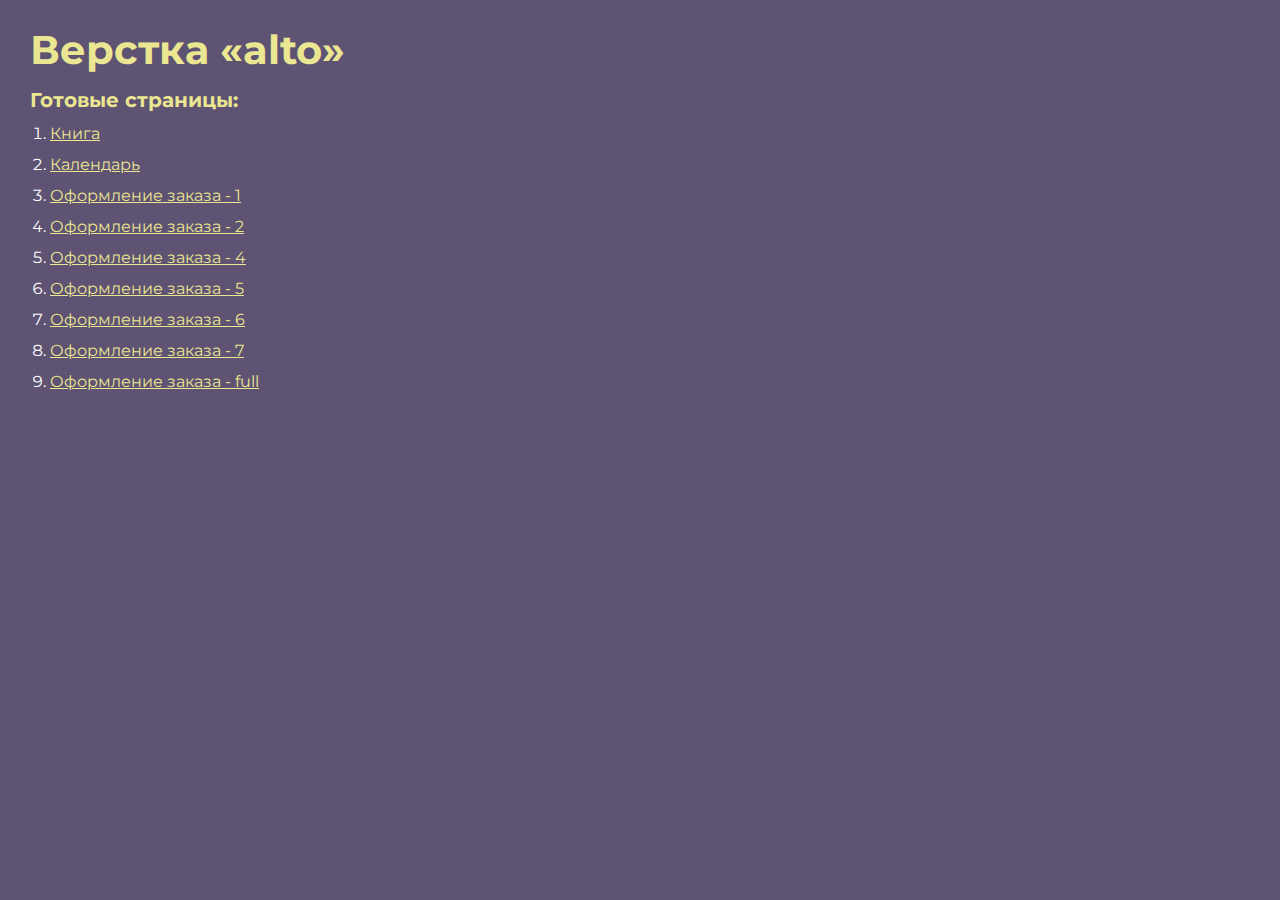
<file: index.html>
<!DOCTYPE html>
<html>

<head>
	<meta charset="UTF-8">
	<meta name="viewport" content="width=device-width, initial-scale=1.0">
	<title>Верстка «alto»</title>
</head>

<body>
	<div class="rootpage">
		<h1>Верстка «alto»</h1>
		<h2>Готовые страницы:</h2>
		<ol class="rootpage__list">
			<li><a target="_blank" href="home.html">Книга</a></li>
			<li><a target="_blank" href="calendar.html">Календарь</a></li>
			<li><a target="_blank" href="purchase-1.html">Оформление заказа - 1</a></li>
			<li><a target="_blank" href="purchase-2.html">Оформление заказа - 2</a></li>
			<li><a target="_blank" href="purchase-4.html">Оформление заказа - 4</a></li>
			<li><a target="_blank" href="purchase-5.html">Оформление заказа - 5</a></li>
			<li><a target="_blank" href="purchase-6.html">Оформление заказа - 6</a></li>
			<li><a target="_blank" href="purchase-7.html">Оформление заказа - 7</a></li>
			<li><a target="_blank" href="purchase-full.html">Оформление заказа - full</a></li>
		</ol>
	</div>
</body>
<style>
	@charset "UTF-8";
	@import url("https://fonts.googleapis.com/css?family=Montserrat:regular,700&display=swap");

	*,
	*::before,
	*::after {
		padding: 0px;
		margin: 0px;
		border: 0px;
		box-sizing: border-box;
	}

	html,
	body {
		height: 100%;
		margin: 0;
		padding: 0;
		min-width: 320px;
		width: 100%;
		color: #fff;
		background-color: #5e5373;
	}

	body {
		font-family: Montserrat;
		font-size: 100%;
		line-height: 1;
		font-size: 1rem;
	}

	a {
		text-decoration: underline;
		color: #ebe691
	}

	a:visited {
		text-decoration: underline;
		color: #aaa768;
	}

	a:hover {
		text-decoration: none;
	}

	ul li {
		list-style: none;
	}

	img {
		vertical-align: top;
	}

	.wrapper {
		width: 100%;
		min-height: 100%;
		overflow: hidden;
	}

	.rootpage {
		padding: 30px;
		display: flex;
		flex-direction: column;
		align-items: flex-start;
	}

	@media (max-width: 767px) {
		.rootpage {
			padding: 30px 15px;
		}
	}

	h1 {
		color: #ebe691;
		font-size: 2.5rem;
		margin: 0px 0px 1.25rem 0px;
	}

	@media (max-width: 767px) {
		h1 {
			font-size: 1.85rem;
			margin: 0px 0px 1.25rem 0px;
		}
	}

	h2 {
		color: #ebe691;
		font-size: 1.25rem;
		margin: 0px 0px 1rem 0px;
	}

	@media (max-width: 767px) {
		h2 {
			font-size: 1.125rem;
			margin: 0px 0px 1rem 0px;
		}
	}

	.rootpage__info {
		line-height: 140%;
		margin: 0px 0px 1.5rem 0px;
	}

	.rootpage__list {
		margin: 0px 0px 2.25rem 1.25rem;
	}

	.rootpage__list li:not(:last-child) {
		margin: 0px 0px 15px 0px;
	}

	.rootpage__contacts,
	.rootpage__tnx {
		border-radius: 200px;
		padding: 20px 65px;
		line-height: 140%;
	}

	@media (max-width: 767px) {

		.rootpage__contacts,
		.rootpage__tnx {
			border-radius: 40px;
			padding: 20px;
		}
	}

	.rootpage__contacts {
		background: #32b5a4;

	}

	.rootpage__contacts a {
		color: #ebe691;
	}

	.rootpage__tnx {
		background: #c22d63;
		margin: 0px 0px 1rem 0px;
	}
</style>

</html>
</file>
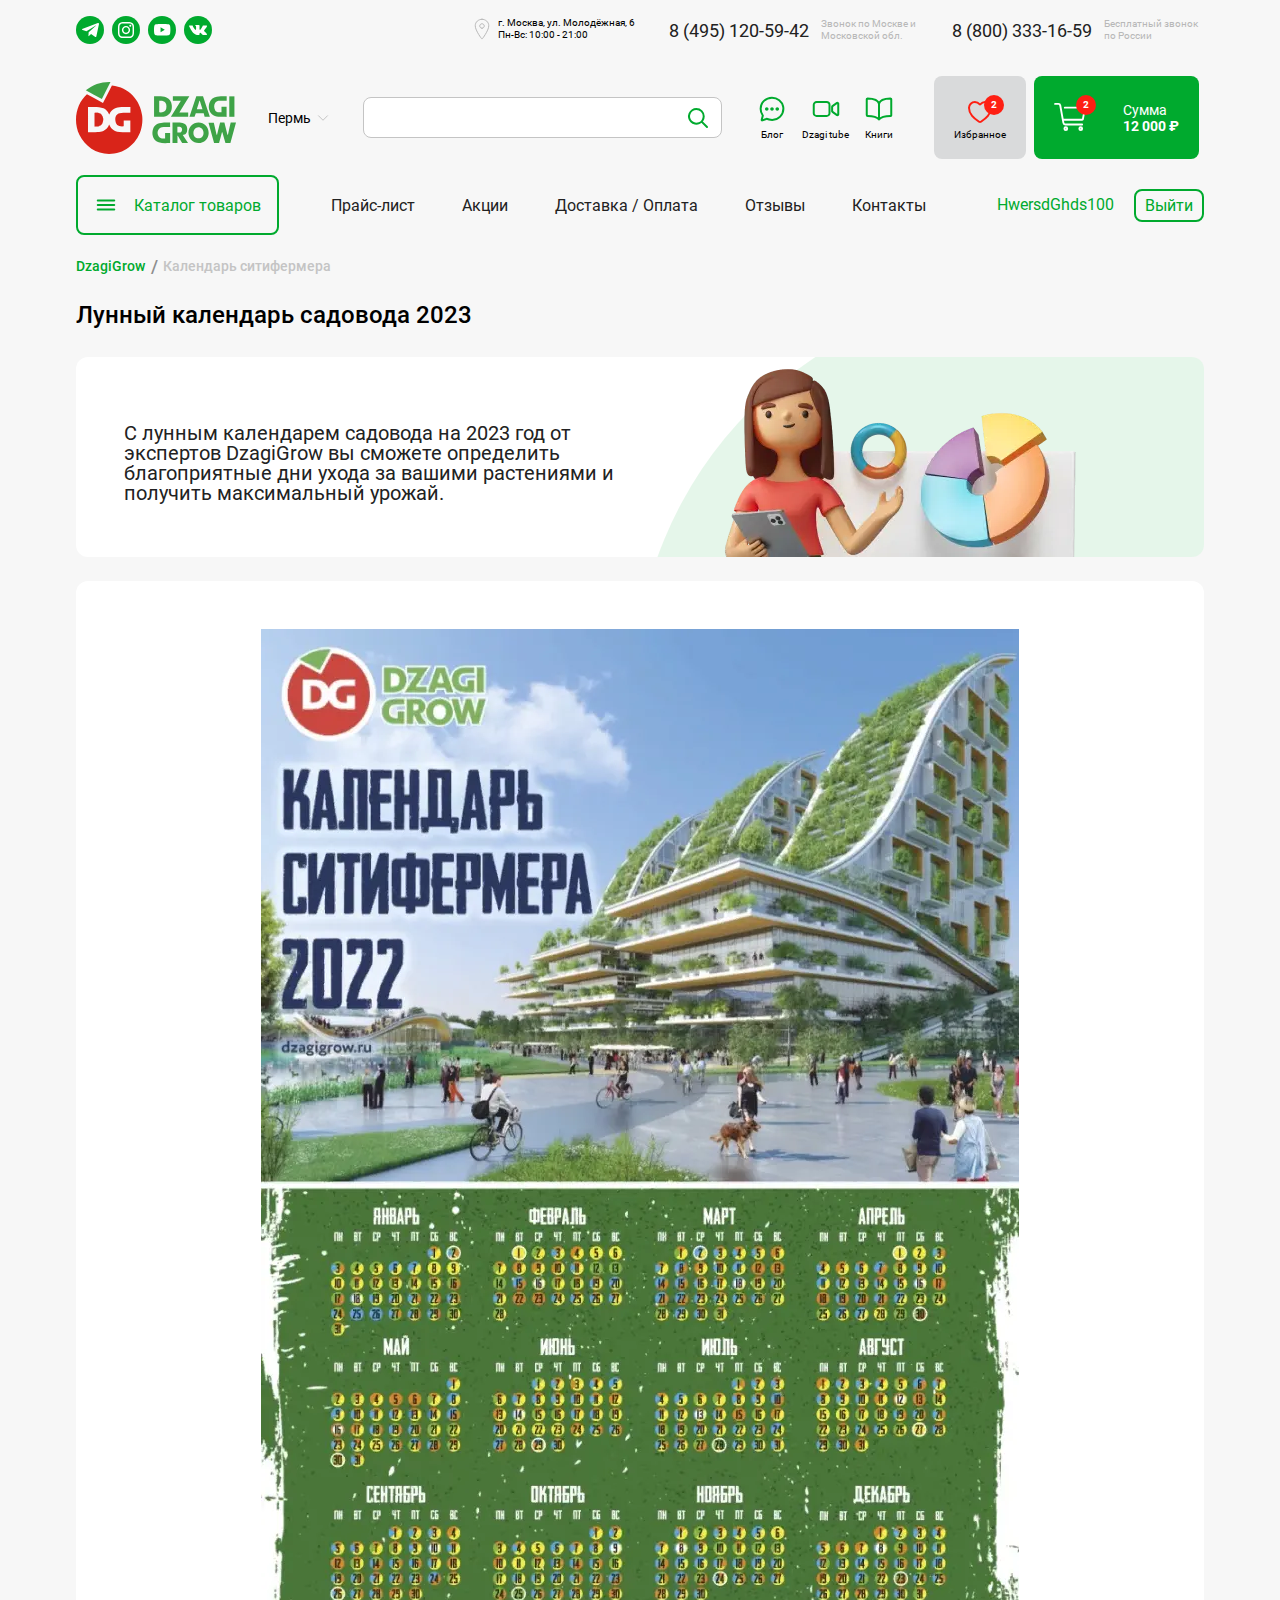
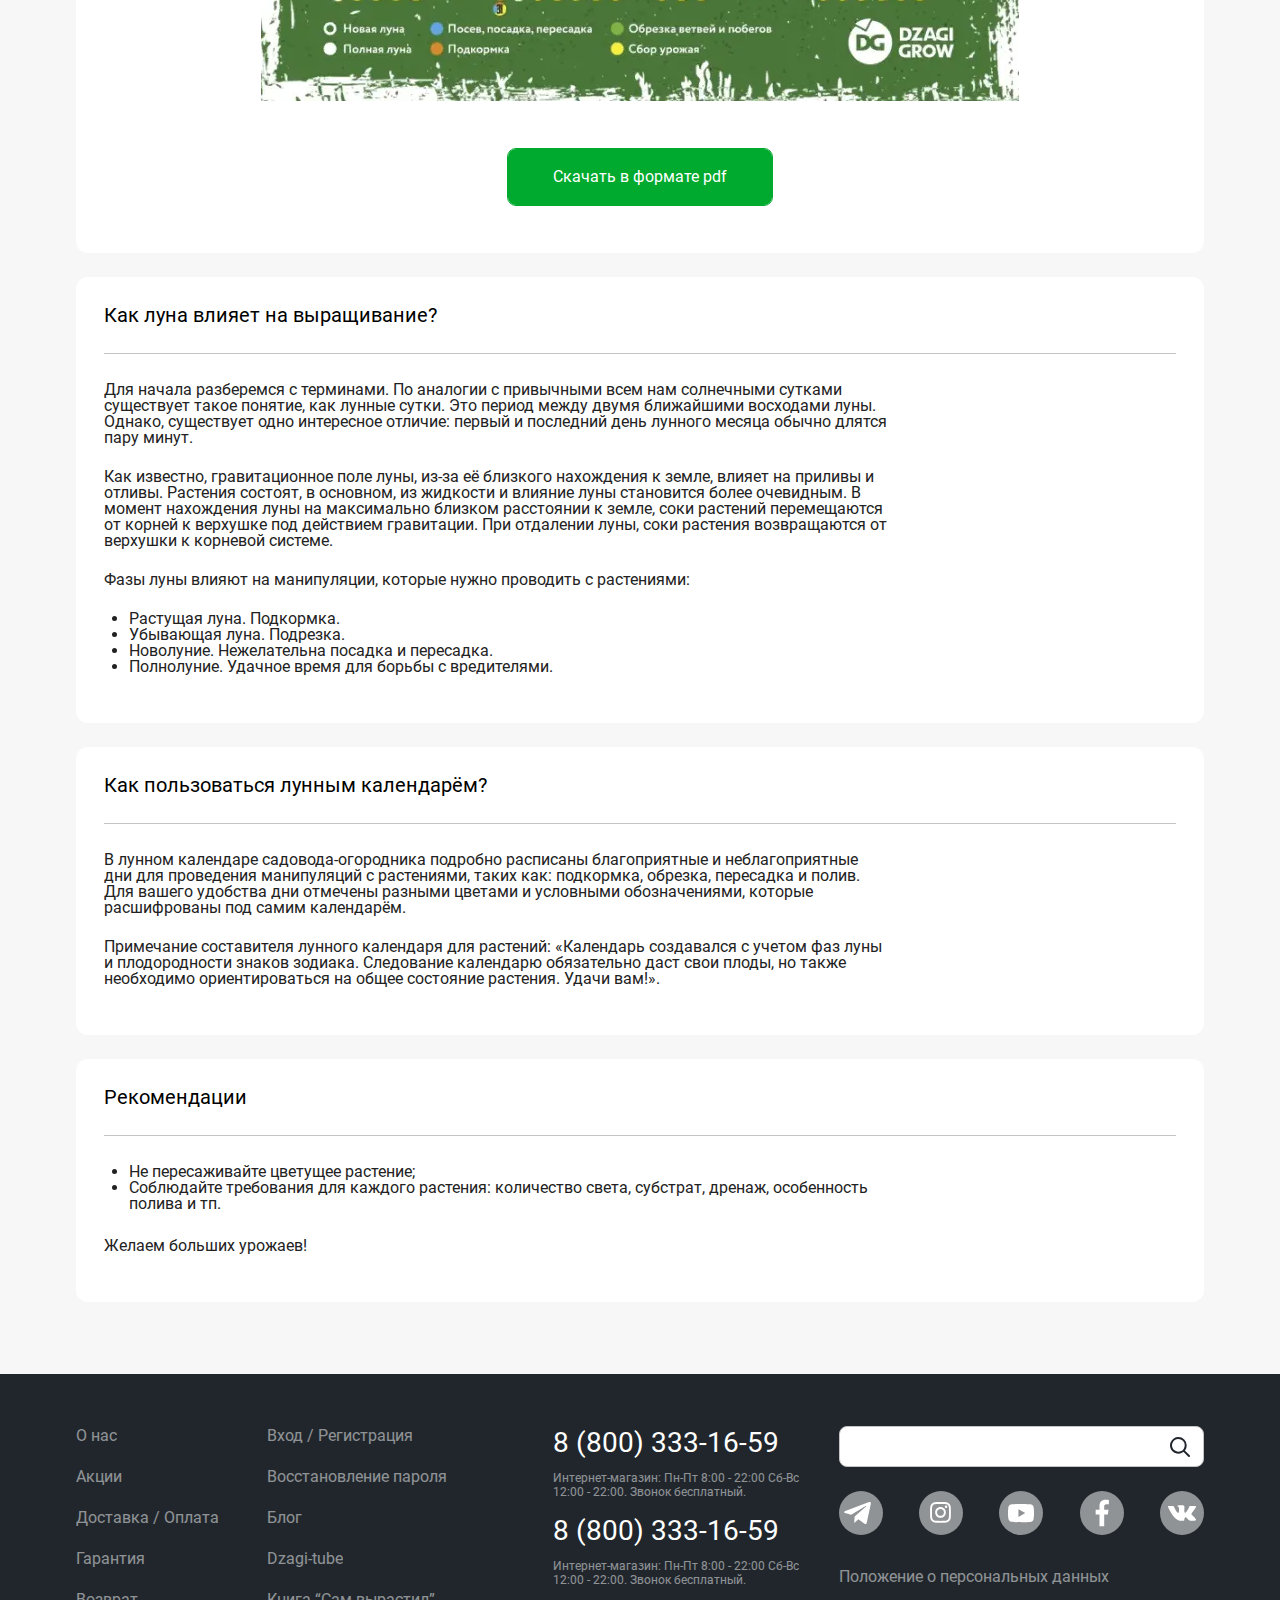
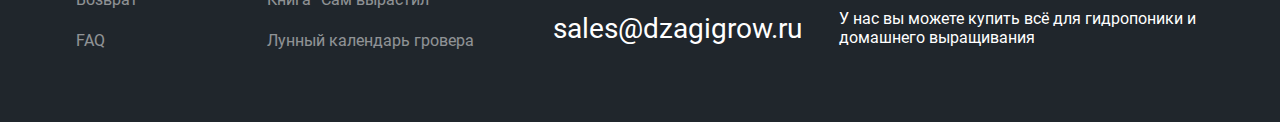
<file: calendar.html>
<!DOCTYPE html>
<html lang="ru">

<head>
	<title>Главная</title>
	<meta charset="UTF-8">
	<meta name="format-detection" content="telephone=no">
	<!-- <style>body{opacity: 0;}</style> -->
	<link rel="stylesheet" href="css/style.min.css?_v=20221122155227">
	<link rel="shortcut icon" href="favicon.ico">
	<!-- <meta name="robots" content="noindex, nofollow"> -->
	<meta name="viewport" content="width=device-width, initial-scale=1.0">
</head>

<body>
	<div class="wrapper">
		<header class="header">
			<div class="header__container _container">
				<div class="header__top">
					<div class="header__social">
						<ul class="header__social-list">
							<li class="header__social-item">
								<a class="header__social-link header__social-link-telegram" href="#">
									<svg>
										<use xlink:href="img/sprite.svg#telegram-icon"></use>
									</svg>
								</a>
							</li>
							<li class="header__social-item">
								<a class="header__social-link header__social-link-instagram" href="#">
									<svg>
										<use xlink:href="img/sprite.svg#instagram-icon"></use>
									</svg>
								</a>
							</li>
							<li class="header__social-item">
								<a class="header__social-link header__social-link-youtube" href="#">
									<svg>
										<use xlink:href="img/sprite.svg#youtube-icon"></use>
									</svg>
								</a>
							</li>
							<li class="header__social-item">
								<a class="header__social-link header__social-link-vk" href="#">
									<svg>
										<use xlink:href="img/sprite.svg#vk-icon"></use>
									</svg>
								</a>
							</li>
						</ul>
					</div>
					<div class="header__contacts">
						<div class="header__location">
							<div class="header__location-icon">
								<svg>
									<use xlink:href="img/sprite.svg#location-icon"></use>
								</svg>
							</div>
							<div class="header__location-text text-10">
								г. Москва, ул. Молодёжная, 6 Пн-Вс: 10:00 - 21:00
							</div>
						</div>
						<div class="header__number">
							<a class="header__number-digits text-18" href="tel:84951205942">
								8 (495) 120-59-42
							</a>
							<div class="header__number-text text-secondary text-10">
								Звонок по Москве и Московской обл.
							</div>
						</div>
						<div class="header__number">
							<a class="header__number-digits text-18" href="tel:88003331659">
								8 (800) 333-16-59
							</a>
							<div class="header__number-text text-secondary text-10">
								Бесплатный звонок по России
							</div>
						</div>
					</div>
				</div>
				<div class="header__middle">
					<a href="/" class="header__logo">
						<img src="img/logo.svg" alt="">
					</a>
					<div class="header__city">
						<div class="header__city-title text-14">
							<span>Пермь</span>
							<svg>
								<use xlink:href="img/sprite.svg#arrow-icon"></use>
							</svg>
						</div>
					</div>
					<div class="header__search search">
						<input class="search-input" type="text">
						<svg class="search-icon">
							<use xlink:href="img/sprite.svg#search-icon"></use>
						</svg>
					</div>
					<div class="header__information">
						<div class="header__information-item">
							<div class="header__information-icon">
								<svg>
									<use xlink:href="img/sprite.svg#chat-icon"></use>
								</svg>
							</div>
							<span class="header__information-text text-10">Блог</span>
						</div>
						<div class="header__information-item">
							<div class="header__information-icon">
								<svg>
									<use xlink:href="img/sprite.svg#camera-icon"></use>
								</svg>
							</div>
							<span class="header__information-text text-10">Dzagi tube</span>
						</div>
						<div class="header__information-item">
							<div class="header__information-icon">
								<svg>
									<use xlink:href="img/sprite.svg#book-icon"></use>
								</svg>
							</div>
							<span class="header__information-text text-10">Книги</span>
						</div>
					</div>
					<div class="header__block-with-cards">
						<div class="header__favorite">
							<div class="header__favorite-icon-wrapper">
								<svg>
									<use xlink:href="img/sprite.svg#heart-icon"></use>
								</svg>
								<div class="header__favorite-count text-white text-bold text-10">
									2
								</div>
							</div>
							<span class="header__favorite-text text-10">Избранное</span>
						</div>
						<div class="header__cart">
							<div class="header__cart-icon-wrapper">
								<svg>
									<use xlink:href="img/sprite.svg#cart-icon"></use>
								</svg>
								<div class="header__cart-count text-white text-bold text-10">
									2
								</div>
							</div>
							<div class="header__cart-text-wrapper text-14 text-white">
								<div class="header__cart-text">Сумма</div>
								<div class="header__cart-sum text-bold">12 000 ₽</div>
							</div>
							<div class="header__cart-block">
								<div class="header__cart-list">
									<div class="header__cart-item">
										<div class="header__cart-img-wrapper">
											<picture><source srcset="img/stimulant.webp" type="image/webp"><img src="img/stimulant.png" alt=""></picture>
										</div>
										<div class="header__cart-name text-16">Sensizym Advanced Nutrients 1 л Стимулятор роста
										</div>
										<div class="header__cart-wrapper">
											<div class="header__cart-close">
												<svg>
													<use xlink:href="img/sprite.svg#close-icon"></use>
												</svg>
											</div>
											<div class="header__cart-price text-16 text-bold">2 800 ₽</div>
										</div>
									</div>
									<div class="header__cart-item">
										<div class="header__cart-img-wrapper">
											<picture><source srcset="img/stimulant.webp" type="image/webp"><img src="img/stimulant.png" alt=""></picture>
										</div>
										<div class="header__cart-name text-16">Sensizym Advanced Nutrients 1 л Стимулятор роста
										</div>
										<div class="header__cart-wrapper">
											<div class="header__cart-close">
												<svg>
													<use xlink:href="img/sprite.svg#close-icon"></use>
												</svg>
											</div>
											<div class="header__cart-price text-16 text-bold">2 800 ₽</div>
										</div>
									</div>
								</div>
								<div class="header__cart-bottom">
									<div class="header__cart-sum">
										<span class="header__cart-span text-16">Итог:</span>
										<div class="header__cart-price title-24 text-bold">64 686 ₽</div>
									</div>
									<div class="header__cart-bts-wrapper">
										<button class="btn-cart-success">В корзину</button>
										<button class="header__cart-clear btn-success-transparent">Очистить корзину</button>
									</div>
								</div>
							</div>
						</div>
					</div>
				</div>
				<div class="header__bottom">
					<button class="header__catalog-btn">
						<div class="header__catalog-btn-wrapper">
							<svg class="header__catalog-btn-icon">
								<use xlink:href="img/sprite.svg#burger-icon"></use>
							</svg>
							<svg class="header__catalog-btn-close">
								<use xlink:href="img/sprite.svg#close-icon"></use>
							</svg>
						</div>
						<span class="header__catalog-btn-text text-16 text-success">Каталог товаров</span>
					</button>
					<div class="header__catalog">
						<ul class="header__catalog-list">
							<li class="header__catalog-item">
								<a href="#" class="header__catalog-link">
									<span>Удобрения и стимуляторы</span>
									<svg>
										<use xlink:href="img/sprite.svg#arrow-icon"></use>
									</svg>
								</a>
								<ul class="header__dropdown-list">
									<li class="header__dropdown-item"><a class="header__dropdown-link" href="#">Комплектующие</a></li>
									<li class="header__dropdown-item"><a class="header__dropdown-link" href="#">Приборы</a></li>
									<li class="header__dropdown-item"><a class="header__dropdown-link" href="#">Расходники</a>
									</li>
									<li class="header__dropdown-item"><a class="header__dropdown-link" href="#">Системы</a></li>
								</ul>
							</li>
							<li class="header__catalog-item">
								<a href="#" class="header__catalog-link">
									<span>Субстраты</span>
									<svg>
										<use xlink:href="img/sprite.svg#arrow-icon"></use>
									</svg>
								</a>
								<ul class="header__dropdown-list">
									<li class="header__dropdown-item"><a class="header__dropdown-link" href="#">Комплектующие</a></li>
									<li class="header__dropdown-item"><a class="header__dropdown-link" href="#">Приборы</a></li>
									<li class="header__dropdown-item"><a class="header__dropdown-link" href="#">Расходники</a>
									</li>
									<li class="header__dropdown-item"><a class="header__dropdown-link" href="#">Системы</a></li>
								</ul>
							</li>
							<li class="header__catalog-item">
								<a href="#" class="header__catalog-link">
									<span>Умные горшки</span>
									<svg>
										<use xlink:href="img/sprite.svg#arrow-icon"></use>
									</svg>
								</a>
								<ul class="header__dropdown-list">
									<li class="header__dropdown-item"><a class="header__dropdown-link" href="#">Комплектующие</a></li>
									<li class="header__dropdown-item"><a class="header__dropdown-link" href="#">Приборы</a></li>
									<li class="header__dropdown-item"><a class="header__dropdown-link" href="#">Расходники</a>
									</li>
									<li class="header__dropdown-item"><a class="header__dropdown-link" href="#">Системы</a></li>
								</ul>
							</li>
							<li class="header__catalog-item">
								<a href="#" class="header__catalog-link">
									<span>Гроутенты</span>
									<svg>
										<use xlink:href="img/sprite.svg#arrow-icon"></use>
									</svg>
								</a>
								<ul class="header__dropdown-list">
									<li class="header__dropdown-item"><a class="header__dropdown-link" href="#">Комплектующие</a></li>
									<li class="header__dropdown-item"><a class="header__dropdown-link" href="#">Приборы</a></li>
									<li class="header__dropdown-item"><a class="header__dropdown-link" href="#">Расходники</a>
									</li>
									<li class="header__dropdown-item"><a class="header__dropdown-link" href="#">Системы</a></li>
								</ul>
							</li>
						</ul>
					</div>
					<nav class="header__nav">
						<ul class="header__nav-list">
							<li><a href="#" class="header__nav-link">Прайс-лист</a></li>
							<li><a href="#" class="header__nav-link">Акции</a></li>
							<li><a href="#" class="header__nav-link">Доставка / Оплата</a></li>
							<li><a href="#" class="header__nav-link">Отзывы</a></li>
							<li><a href="#" class="header__nav-link">Контакты</a></li>
						</ul>
					</nav>
					<div class="header__sign">
						<a href="#" class="header__user">HwersdGhds100</a>
						<button class="header__sign-up btn-success-sign-up">Выйти</button>
					</div>
				</div>
			</div>
		</header>
		<main class="page calendar">
			<div class="calendar__container _container">
				<div class="calendar__body">
					<section class="breadcrumbs">
						<div class="_container">
							<ul class="breadcrumbs__list">
								<li class="breadcrumbs__item"><a href="/" class="breadcrumbs__link text-success text-medium">DzagiGrow</a>
								</li>
								<li class="breadcrumbs__item text-muted text-medium">Календарь ситифермера</li>
							</ul>
						</div>
					</section>

					<section class="calendar__intro intro">
						<h3 class="calendar__intro-title title-24">Лунный календарь садовода 2023</h3>
						<div class="calendar__intro-card">
							<p class="calendar__intro-descr">
								С лунным календарем садовода на 2023 год от экспертов DzagiGrow вы сможете определить
								благоприятные дни ухода за вашими
								растениями и получить максимальный урожай.
							</p>
							<picture><source srcset="img/calendar/man.webp" type="image/webp"><img src="img/calendar/man.png" alt="" class="calendar__intro-img"></picture>
						</div>
					</section>

					<section class="calendar__img img">
						<div class="calendar__img-container">
							<picture><source srcset="img/calendar/calendar.webp" type="image/webp"><img src="img/calendar/calendar.png" alt="" class="calendar__img-img"></picture>
						</div>

						<a class="calendar__img-download" href="#">Скачать в формате pdf</a>
					</section>

					<section class="calendar__influence influence">
						<h3 class="calendar__influence-title title-20">Как луна влияет на выращивание?</h3>
						<div class="calendar__influence-descr">
							<p class="calendar__influence-part">Для начала разберемся с терминами. По аналогии с
								привычными всем нам солнечными сутками существует такое понятие, как
								лунные сутки. Это период между двумя ближайшими восходами луны. Однако, существует одно
								интересное отличие: первый и
								последний день лунного месяца обычно длятся пару минут.
							</p>
							<p class="calendar__influence-part">Как известно, гравитационное поле луны, из-за её
								близкого нахождения к земле, влияет на приливы и отливы. Растения
								состоят, в основном, из жидкости и влияние луны становится более очевидным. В момент
								нахождения луны на максимально
								близком расстоянии к земле, соки растений перемещаются от корней к верхушке под
								действием гравитации. При отдалении
								луны, соки растения возвращаются от верхушки к корневой системе.
							</p>
							<p class="calendar__influence-part">Фазы луны влияют на манипуляции, которые нужно проводить
								с растениями:</p>
							<ul class="calendar__influence-list">
								<li class="calendar__influence-item">Растущая луна. Подкормка.
								</li>
								<li class="calendar__influence-item">Убывающая луна. Подрезка.
								</li>
								<li class="calendar__influence-item">Новолуние. Нежелательна посадка и пересадка.
								</li>
								<li class="calendar__influence-item">Полнолуние. Удачное время для борьбы с вредителями.
								</li>
							</ul>
						</div>
					</section>

					<section class="calendar__instruction instruction">
						<h3 class="calendar__instruction-title title-20">Как пользоваться лунным календарём?</h3>
						<div class="calendar__instruction-descr">
							<p class="calendar__instruction-part">В лунном календаре садовода-огородника подробно
								расписаны благоприятные и неблагоприятные дни для проведения манипуляций
								с растениями, таких как: подкормка, обрезка, пересадка и полив. Для вашего удобства дни
								отмечены разными цветами и
								условными обозначениями, которые расшифрованы под самим календарём.
							</p>
							<p class="calendar__instruction-part">Примечание составителя лунного календаря для растений:
								«Календарь создавался с учетом фаз луны и плодородности знаков
								зодиака. Следование календарю обязательно даст свои плоды, но также необходимо
								ориентироваться на общее состояние
								растения. Удачи вам!».
							</p>
						</div>
					</section>

					<section class="calendar__recomendations recomendations">
						<h3 class="calendar__recomendations-title title-20">Рекомендации</h3>
						<div class="calendar__recomendations-descr">
							<ul class="calendar__recomendations-list">
								<li class="calendar__recomendations-item">Не пересаживайте цветущее растение;</li>
								<li class="calendar__recomendations-item">Соблюдайте требования для каждого растения:
									количество света, субстрат, дренаж, особенность полива и тп.
								</li>
							</ul>
							<p class="calendar__recomendations-part">Желаем больших урожаев!</p>
						</div>
					</section>
				</div>
			</div>

		</main>
		<footer class="footer">
			<div class="footer__container _container">
				<div class="footer__row">
					<ul class="footer__list">
						<li class="footer__item"><a class="footer__item-link" href="#">О нас</a></li>
						<li class="footer__item"><a class="footer__item-link" href="#">Акции</a></li>
						<li class="footer__item"><a class="footer__item-link" href="#">Доставка / Оплата</a></li>
						<li class="footer__item"><a class="footer__item-link" href="#">Гарантия</a></li>
						<li class="footer__item"><a class="footer__item-link" href="#">Возврат</a></li>
						<li class="footer__item"><a class="footer__item-link" href="#">FAQ</a></li>
					</ul>
					<ul class="footer__list">
						<li class="footer__item"><a class="footer__item-link" href="#">Вход / Регистрация</a></li>
						<li class="footer__item"><a class="footer__item-link" href="#">Восстановление пароля</a></li>
						<li class="footer__item"><a class="footer__item-link" href="#">Блог</a></li>
						<li class="footer__item"><a class="footer__item-link" href="#">Dzagi-tube</a></li>
						<li class="footer__item"><a class="footer__item-link" href="#">Книга “Сам вырастил”</a></li>
						<li class="footer__item"><a class="footer__item-link" href="#">Лунный календарь гровера</a></li>
					</ul>
					<div class="footer__contacts">
						<div class="footer__contacts-item">
							<a href="tel:88003331659" class="footer__contacts-number title-28 text-white">8 (800) 333-16-59</a>
							<p class="footer__contacts-text text-12">Интернет-магазин: Пн-Пт 8:00 - 22:00 Сб-Вс 12:00 - 22:00.
								Звонок
								бесплатный.</p>
						</div>
						<div class="footer__contacts-item">
							<a href="tel:88003331659" class="footer__contacts-number title-28 text-white">8 (800) 333-16-59</a>
							<p class="footer__contacts-text text-12">Интернет-магазин: Пн-Пт 8:00 - 22:00 Сб-Вс 12:00 - 22:00.
								Звонок
								бесплатный.</p>
						</div>
						<div class="footer__contacts-email">
							<a href="mail:sales@dzagigrow.ru" class="title-28 text-white">sales@dzagigrow.ru</a>
						</div>
					</div>
					<div class="footer__search-and-social">
						<div class="footer__search search">
							<input class="search-input" type="text">
							<svg class="search-icon">
								<use xlink:href="img/sprite.svg#search-icon"></use>
							</svg>
						</div>
						<ul class="footer__social-list">
							<li class="footer__social-item">
								<a class="footer__social-link footer__social-link-telegram" href="#">
									<svg>
										<use xlink:href="img/sprite.svg#telegram-icon"></use>
									</svg>
								</a>
							</li>
							<li class="footer__social-item">
								<a class="footer__social-link footer__social-link-instagram" href="#">
									<svg>
										<use xlink:href="img/sprite.svg#instagram-icon"></use>
									</svg>
								</a>
							</li>
							<li class="footer__social-item">
								<a class="footer__social-link footer__social-link-youtube" href="#">
									<svg>
										<use xlink:href="img/sprite.svg#youtube-icon-grey"></use>
									</svg>
								</a>
							</li>
							<li class="footer__social-item">
								<a class="footer__social-link footer__social-link-facebook" href="#">
									<svg>
										<use xlink:href="img/sprite.svg#facebook-icon"></use>
									</svg>
								</a>
							</li>
							<li class="footer__social-item">
								<a class="footer__social-link footer__social-link-vk" href="#">
									<svg>
										<use xlink:href="img/sprite.svg#vk-icon"></use>
									</svg>
								</a>
							</li>
						</ul>
						<div class="footer__info text-16">
							<a href="#" class="privacy-link">Положение о персональных данных</a>
						</div>
						<div class="footer__can-buy text-16 text-white">У нас вы можете купить всё для гидропоники и домашнего
							выращивания</div>
					</div>
				</div>
			</div>
		</footer>
	</div>
	<!-- <div id="popup" aria-hidden="true" class="popup">
	<div class="popup__wrapper">
		<div class="popup__content">
			<button data-close type="button" class="popup__close">Закрыть</button>
			<div class="popup__text">
				Text
			</div>
		</div>
	</div>
</div> -->
	<script src="js/app.min.js?_v=20221122155227"></script>
</body>

</html>
</file>
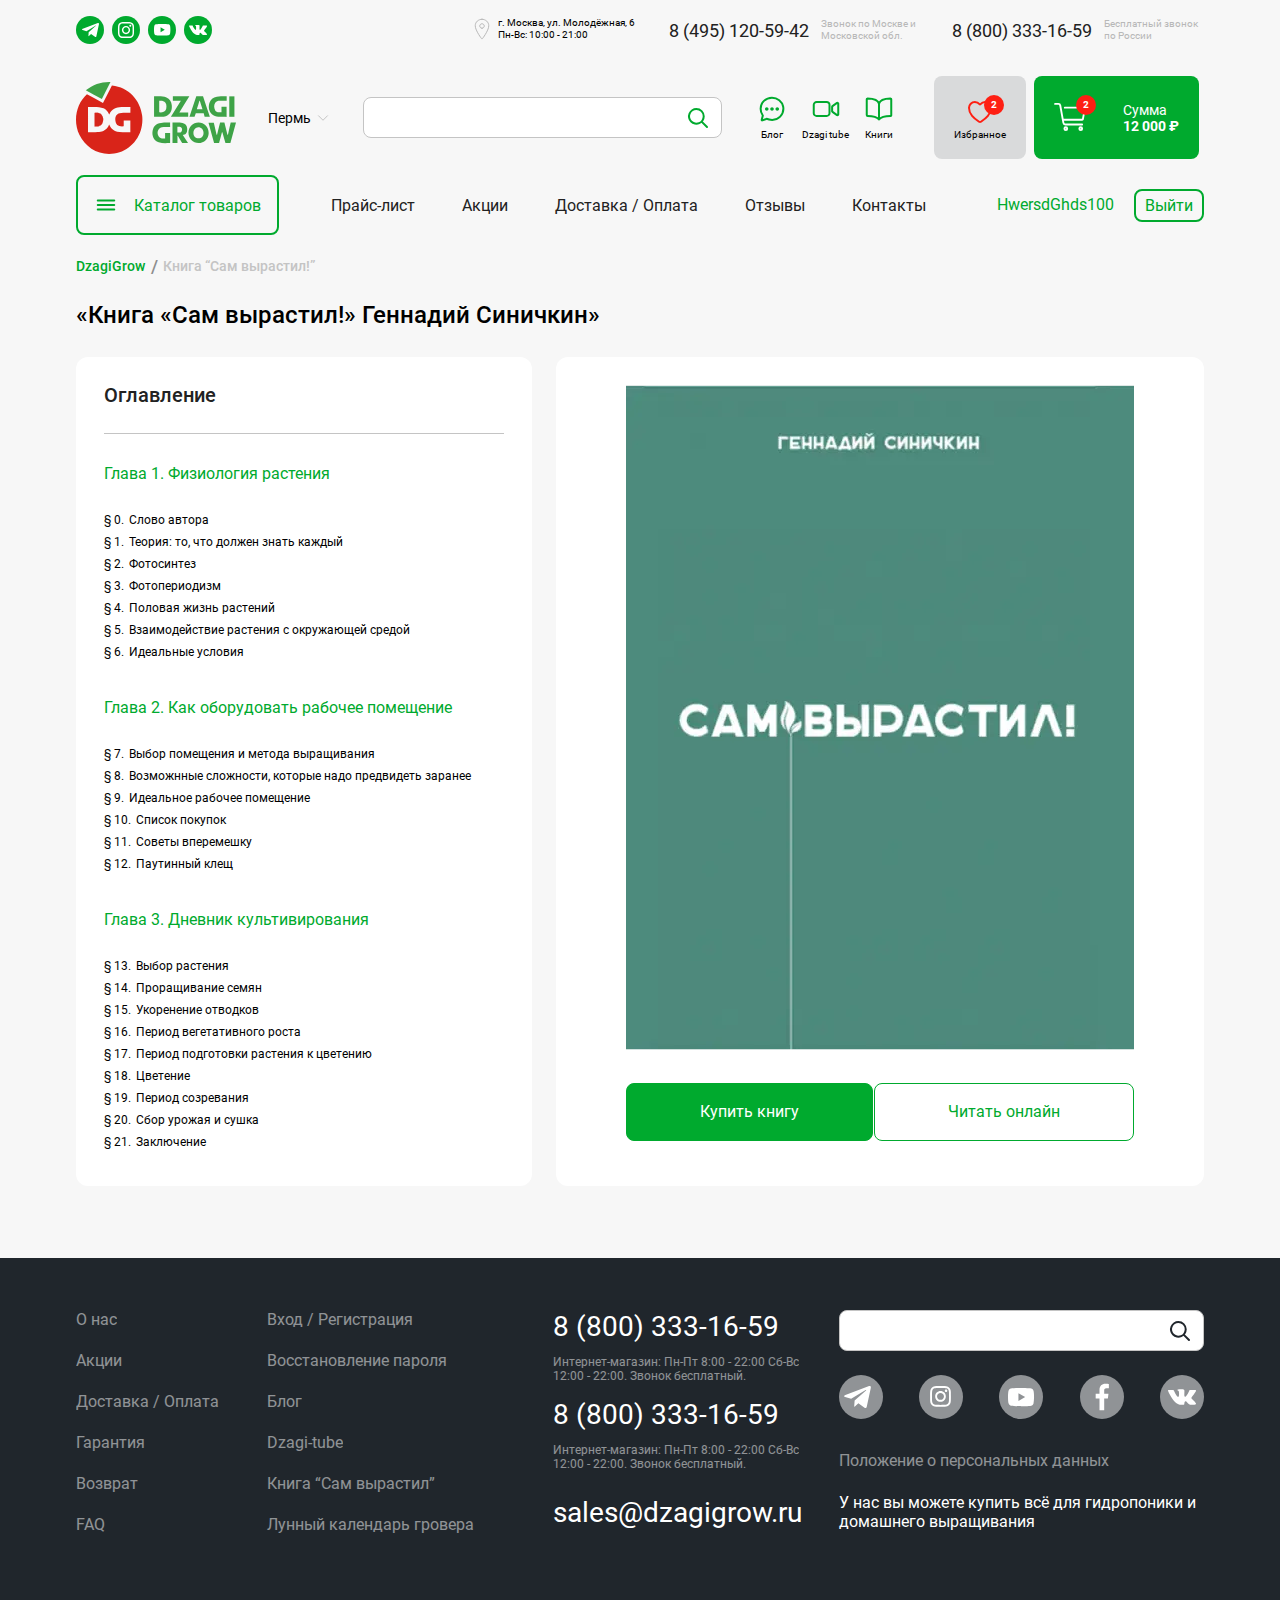
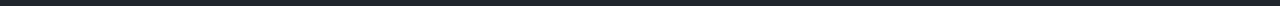
<file: home.html>
<!DOCTYPE html>
<html lang="ru">

<head>
	<title>Главная</title>
	<meta charset="UTF-8">
	<meta name="format-detection" content="telephone=no">
	<!-- <style>body{opacity: 0;}</style> -->
	<link rel="stylesheet" href="css/style.min.css?_v=20221122155227">
	<link rel="shortcut icon" href="favicon.ico">
	<!-- <meta name="robots" content="noindex, nofollow"> -->
	<meta name="viewport" content="width=device-width, initial-scale=1.0">
</head>

<body>
	<div class="wrapper">
		<header class="header">
			<div class="header__container _container">
				<div class="header__top">
					<div class="header__social">
						<ul class="header__social-list">
							<li class="header__social-item">
								<a class="header__social-link header__social-link-telegram" href="#">
									<svg>
										<use xlink:href="img/sprite.svg#telegram-icon"></use>
									</svg>
								</a>
							</li>
							<li class="header__social-item">
								<a class="header__social-link header__social-link-instagram" href="#">
									<svg>
										<use xlink:href="img/sprite.svg#instagram-icon"></use>
									</svg>
								</a>
							</li>
							<li class="header__social-item">
								<a class="header__social-link header__social-link-youtube" href="#">
									<svg>
										<use xlink:href="img/sprite.svg#youtube-icon"></use>
									</svg>
								</a>
							</li>
							<li class="header__social-item">
								<a class="header__social-link header__social-link-vk" href="#">
									<svg>
										<use xlink:href="img/sprite.svg#vk-icon"></use>
									</svg>
								</a>
							</li>
						</ul>
					</div>
					<div class="header__contacts">
						<div class="header__location">
							<div class="header__location-icon">
								<svg>
									<use xlink:href="img/sprite.svg#location-icon"></use>
								</svg>
							</div>
							<div class="header__location-text text-10">
								г. Москва, ул. Молодёжная, 6 Пн-Вс: 10:00 - 21:00
							</div>
						</div>
						<div class="header__number">
							<a class="header__number-digits text-18" href="tel:84951205942">
								8 (495) 120-59-42
							</a>
							<div class="header__number-text text-secondary text-10">
								Звонок по Москве и Московской обл.
							</div>
						</div>
						<div class="header__number">
							<a class="header__number-digits text-18" href="tel:88003331659">
								8 (800) 333-16-59
							</a>
							<div class="header__number-text text-secondary text-10">
								Бесплатный звонок по России
							</div>
						</div>
					</div>
				</div>
				<div class="header__middle">
					<a href="/" class="header__logo">
						<img src="img/logo.svg" alt="">
					</a>
					<div class="header__city">
						<div class="header__city-title text-14">
							<span>Пермь</span>
							<svg>
								<use xlink:href="img/sprite.svg#arrow-icon"></use>
							</svg>
						</div>
					</div>
					<div class="header__search search">
						<input class="search-input" type="text">
						<svg class="search-icon">
							<use xlink:href="img/sprite.svg#search-icon"></use>
						</svg>
					</div>
					<div class="header__information">
						<div class="header__information-item">
							<div class="header__information-icon">
								<svg>
									<use xlink:href="img/sprite.svg#chat-icon"></use>
								</svg>
							</div>
							<span class="header__information-text text-10">Блог</span>
						</div>
						<div class="header__information-item">
							<div class="header__information-icon">
								<svg>
									<use xlink:href="img/sprite.svg#camera-icon"></use>
								</svg>
							</div>
							<span class="header__information-text text-10">Dzagi tube</span>
						</div>
						<div class="header__information-item">
							<div class="header__information-icon">
								<svg>
									<use xlink:href="img/sprite.svg#book-icon"></use>
								</svg>
							</div>
							<span class="header__information-text text-10">Книги</span>
						</div>
					</div>
					<div class="header__block-with-cards">
						<div class="header__favorite">
							<div class="header__favorite-icon-wrapper">
								<svg>
									<use xlink:href="img/sprite.svg#heart-icon"></use>
								</svg>
								<div class="header__favorite-count text-white text-bold text-10">
									2
								</div>
							</div>
							<span class="header__favorite-text text-10">Избранное</span>
						</div>
						<div class="header__cart">
							<div class="header__cart-icon-wrapper">
								<svg>
									<use xlink:href="img/sprite.svg#cart-icon"></use>
								</svg>
								<div class="header__cart-count text-white text-bold text-10">
									2
								</div>
							</div>
							<div class="header__cart-text-wrapper text-14 text-white">
								<div class="header__cart-text">Сумма</div>
								<div class="header__cart-sum text-bold">12 000 ₽</div>
							</div>
							<div class="header__cart-block">
								<div class="header__cart-list">
									<div class="header__cart-item">
										<div class="header__cart-img-wrapper">
											<picture><source srcset="img/stimulant.webp" type="image/webp"><img src="img/stimulant.png" alt=""></picture>
										</div>
										<div class="header__cart-name text-16">Sensizym Advanced Nutrients 1 л Стимулятор роста
										</div>
										<div class="header__cart-wrapper">
											<div class="header__cart-close">
												<svg>
													<use xlink:href="img/sprite.svg#close-icon"></use>
												</svg>
											</div>
											<div class="header__cart-price text-16 text-bold">2 800 ₽</div>
										</div>
									</div>
									<div class="header__cart-item">
										<div class="header__cart-img-wrapper">
											<picture><source srcset="img/stimulant.webp" type="image/webp"><img src="img/stimulant.png" alt=""></picture>
										</div>
										<div class="header__cart-name text-16">Sensizym Advanced Nutrients 1 л Стимулятор роста
										</div>
										<div class="header__cart-wrapper">
											<div class="header__cart-close">
												<svg>
													<use xlink:href="img/sprite.svg#close-icon"></use>
												</svg>
											</div>
											<div class="header__cart-price text-16 text-bold">2 800 ₽</div>
										</div>
									</div>
								</div>
								<div class="header__cart-bottom">
									<div class="header__cart-sum">
										<span class="header__cart-span text-16">Итог:</span>
										<div class="header__cart-price title-24 text-bold">64 686 ₽</div>
									</div>
									<div class="header__cart-bts-wrapper">
										<button class="btn-cart-success">В корзину</button>
										<button class="header__cart-clear btn-success-transparent">Очистить корзину</button>
									</div>
								</div>
							</div>
						</div>
					</div>
				</div>
				<div class="header__bottom">
					<button class="header__catalog-btn">
						<div class="header__catalog-btn-wrapper">
							<svg class="header__catalog-btn-icon">
								<use xlink:href="img/sprite.svg#burger-icon"></use>
							</svg>
							<svg class="header__catalog-btn-close">
								<use xlink:href="img/sprite.svg#close-icon"></use>
							</svg>
						</div>
						<span class="header__catalog-btn-text text-16 text-success">Каталог товаров</span>
					</button>
					<div class="header__catalog">
						<ul class="header__catalog-list">
							<li class="header__catalog-item">
								<a href="#" class="header__catalog-link">
									<span>Удобрения и стимуляторы</span>
									<svg>
										<use xlink:href="img/sprite.svg#arrow-icon"></use>
									</svg>
								</a>
								<ul class="header__dropdown-list">
									<li class="header__dropdown-item"><a class="header__dropdown-link" href="#">Комплектующие</a></li>
									<li class="header__dropdown-item"><a class="header__dropdown-link" href="#">Приборы</a></li>
									<li class="header__dropdown-item"><a class="header__dropdown-link" href="#">Расходники</a>
									</li>
									<li class="header__dropdown-item"><a class="header__dropdown-link" href="#">Системы</a></li>
								</ul>
							</li>
							<li class="header__catalog-item">
								<a href="#" class="header__catalog-link">
									<span>Субстраты</span>
									<svg>
										<use xlink:href="img/sprite.svg#arrow-icon"></use>
									</svg>
								</a>
								<ul class="header__dropdown-list">
									<li class="header__dropdown-item"><a class="header__dropdown-link" href="#">Комплектующие</a></li>
									<li class="header__dropdown-item"><a class="header__dropdown-link" href="#">Приборы</a></li>
									<li class="header__dropdown-item"><a class="header__dropdown-link" href="#">Расходники</a>
									</li>
									<li class="header__dropdown-item"><a class="header__dropdown-link" href="#">Системы</a></li>
								</ul>
							</li>
							<li class="header__catalog-item">
								<a href="#" class="header__catalog-link">
									<span>Умные горшки</span>
									<svg>
										<use xlink:href="img/sprite.svg#arrow-icon"></use>
									</svg>
								</a>
								<ul class="header__dropdown-list">
									<li class="header__dropdown-item"><a class="header__dropdown-link" href="#">Комплектующие</a></li>
									<li class="header__dropdown-item"><a class="header__dropdown-link" href="#">Приборы</a></li>
									<li class="header__dropdown-item"><a class="header__dropdown-link" href="#">Расходники</a>
									</li>
									<li class="header__dropdown-item"><a class="header__dropdown-link" href="#">Системы</a></li>
								</ul>
							</li>
							<li class="header__catalog-item">
								<a href="#" class="header__catalog-link">
									<span>Гроутенты</span>
									<svg>
										<use xlink:href="img/sprite.svg#arrow-icon"></use>
									</svg>
								</a>
								<ul class="header__dropdown-list">
									<li class="header__dropdown-item"><a class="header__dropdown-link" href="#">Комплектующие</a></li>
									<li class="header__dropdown-item"><a class="header__dropdown-link" href="#">Приборы</a></li>
									<li class="header__dropdown-item"><a class="header__dropdown-link" href="#">Расходники</a>
									</li>
									<li class="header__dropdown-item"><a class="header__dropdown-link" href="#">Системы</a></li>
								</ul>
							</li>
						</ul>
					</div>
					<nav class="header__nav">
						<ul class="header__nav-list">
							<li><a href="#" class="header__nav-link">Прайс-лист</a></li>
							<li><a href="#" class="header__nav-link">Акции</a></li>
							<li><a href="#" class="header__nav-link">Доставка / Оплата</a></li>
							<li><a href="#" class="header__nav-link">Отзывы</a></li>
							<li><a href="#" class="header__nav-link">Контакты</a></li>
						</ul>
					</nav>
					<div class="header__sign">
						<a href="#" class="header__user">HwersdGhds100</a>
						<button class="header__sign-up btn-success-sign-up">Выйти</button>
					</div>
				</div>
			</div>
		</header>
		<main class="page book">
			<div class="book__container">
				<div class="book__body">
					<section class="breadcrumbs">
						<div class="_container">
							<ul class="breadcrumbs__list">
								<li class="breadcrumbs__item"><a href="/" class="breadcrumbs__link text-success text-medium">DzagiGrow</a>
								</li>
								<li class="breadcrumbs__item text-muted text-medium">Книга “Сам вырастил!”</li>
							</ul>
						</div>
					</section>
					<section class="book__section section-book">
						<h3 class="book__title title-24">«Книга «Сам вырастил!» Геннадий Синичкин»</h3>
						<div class="section-book__content">
							<div class="section-book__descr-container">
								<h3 class="section-book__descr-title">Оглавление</h3>
								<ol class="section-book__list">
									<h3 class="section-book__list-title">Глава 1. Физиология растения</h3>
									<li class="section-book__list-item">Слово автора</li>
									<li class="section-book__list-item">Теория: то, что должен знать каждый
									</li>
									<li class="section-book__list-item">Фотосинтез</li>
									<li class="section-book__list-item">Фотопериодизм</li>
									<li class="section-book__list-item">Половая жизнь растений</li>
									<li class="section-book__list-item">Взаимодействие растения с
										окружающей средой</li>
									<li class="section-book__list-item">Идеальные условия</li>

									<h3 class="section-book__list-title">Глава 2. Как оборудовать рабочее помещение
									</h3>
									<li class="section-book__list-item">Выбор помещения и метода
										выращивания</li>
									<li class="section-book__list-item">Возможнные сложности, которые надо
										предвидеть заранее</li>
									<li class="section-book__list-item">Идеальное рабочее помещение</li>
									<li class="section-book__list-item">Список покупок</li>
									<li class="section-book__list-item">Советы вперемешку</li>
									<li class="section-book__list-item">Паутинный клещ</li>

									<h3 class="section-book__list-title">Глава 3. Дневник культивирования</h3>
									<li class="section-book__list-item">Выбор растения</li>
									<li class="section-book__list-item">Проращивание семян</li>
									<li class="section-book__list-item">Укоренение отводков</li>
									<li class="section-book__list-item">Период вегетативного роста</li>
									<li class="section-book__list-item">Период подготовки растения к
										цветению</li>
									<li class="section-book__list-item">Цветение</li>
									<li class="section-book__list-item">Период созревания</li>
									<li class="section-book__list-item">Сбор урожая и сушка</li>
									<li class="section-book__list-item">Заключение</li>
								</ol>
							</div>
							<div class="section-book__img-container">
								<picture><source srcset="img/books/section-book__img.webp" type="image/webp"><img src="img/books/section-book__img.png" alt=""></picture>

								<div class="section-book__img-links">
									<a class="section-book__buy" href="#">Купить книгу</a>
									<a class="section-book__read" href="#">Читать онлайн</a>
								</div>
							</div>
						</div>
					</section>
				</div>
			</div>
		</main>
		<footer class="footer">
			<div class="footer__container _container">
				<div class="footer__row">
					<ul class="footer__list">
						<li class="footer__item"><a class="footer__item-link" href="#">О нас</a></li>
						<li class="footer__item"><a class="footer__item-link" href="#">Акции</a></li>
						<li class="footer__item"><a class="footer__item-link" href="#">Доставка / Оплата</a></li>
						<li class="footer__item"><a class="footer__item-link" href="#">Гарантия</a></li>
						<li class="footer__item"><a class="footer__item-link" href="#">Возврат</a></li>
						<li class="footer__item"><a class="footer__item-link" href="#">FAQ</a></li>
					</ul>
					<ul class="footer__list">
						<li class="footer__item"><a class="footer__item-link" href="#">Вход / Регистрация</a></li>
						<li class="footer__item"><a class="footer__item-link" href="#">Восстановление пароля</a></li>
						<li class="footer__item"><a class="footer__item-link" href="#">Блог</a></li>
						<li class="footer__item"><a class="footer__item-link" href="#">Dzagi-tube</a></li>
						<li class="footer__item"><a class="footer__item-link" href="#">Книга “Сам вырастил”</a></li>
						<li class="footer__item"><a class="footer__item-link" href="#">Лунный календарь гровера</a></li>
					</ul>
					<div class="footer__contacts">
						<div class="footer__contacts-item">
							<a href="tel:88003331659" class="footer__contacts-number title-28 text-white">8 (800) 333-16-59</a>
							<p class="footer__contacts-text text-12">Интернет-магазин: Пн-Пт 8:00 - 22:00 Сб-Вс 12:00 - 22:00.
								Звонок
								бесплатный.</p>
						</div>
						<div class="footer__contacts-item">
							<a href="tel:88003331659" class="footer__contacts-number title-28 text-white">8 (800) 333-16-59</a>
							<p class="footer__contacts-text text-12">Интернет-магазин: Пн-Пт 8:00 - 22:00 Сб-Вс 12:00 - 22:00.
								Звонок
								бесплатный.</p>
						</div>
						<div class="footer__contacts-email">
							<a href="mail:sales@dzagigrow.ru" class="title-28 text-white">sales@dzagigrow.ru</a>
						</div>
					</div>
					<div class="footer__search-and-social">
						<div class="footer__search search">
							<input class="search-input" type="text">
							<svg class="search-icon">
								<use xlink:href="img/sprite.svg#search-icon"></use>
							</svg>
						</div>
						<ul class="footer__social-list">
							<li class="footer__social-item">
								<a class="footer__social-link footer__social-link-telegram" href="#">
									<svg>
										<use xlink:href="img/sprite.svg#telegram-icon"></use>
									</svg>
								</a>
							</li>
							<li class="footer__social-item">
								<a class="footer__social-link footer__social-link-instagram" href="#">
									<svg>
										<use xlink:href="img/sprite.svg#instagram-icon"></use>
									</svg>
								</a>
							</li>
							<li class="footer__social-item">
								<a class="footer__social-link footer__social-link-youtube" href="#">
									<svg>
										<use xlink:href="img/sprite.svg#youtube-icon-grey"></use>
									</svg>
								</a>
							</li>
							<li class="footer__social-item">
								<a class="footer__social-link footer__social-link-facebook" href="#">
									<svg>
										<use xlink:href="img/sprite.svg#facebook-icon"></use>
									</svg>
								</a>
							</li>
							<li class="footer__social-item">
								<a class="footer__social-link footer__social-link-vk" href="#">
									<svg>
										<use xlink:href="img/sprite.svg#vk-icon"></use>
									</svg>
								</a>
							</li>
						</ul>
						<div class="footer__info text-16">
							<a href="#" class="privacy-link">Положение о персональных данных</a>
						</div>
						<div class="footer__can-buy text-16 text-white">У нас вы можете купить всё для гидропоники и домашнего
							выращивания</div>
					</div>
				</div>
			</div>
		</footer>
	</div>
	<!-- <div id="popup" aria-hidden="true" class="popup">
	<div class="popup__wrapper">
		<div class="popup__content">
			<button data-close type="button" class="popup__close">Закрыть</button>
			<div class="popup__text">
				Text
			</div>
		</div>
	</div>
</div> -->
	<script src="js/app.min.js?_v=20221122155227"></script>
</body>

</html>
</file>
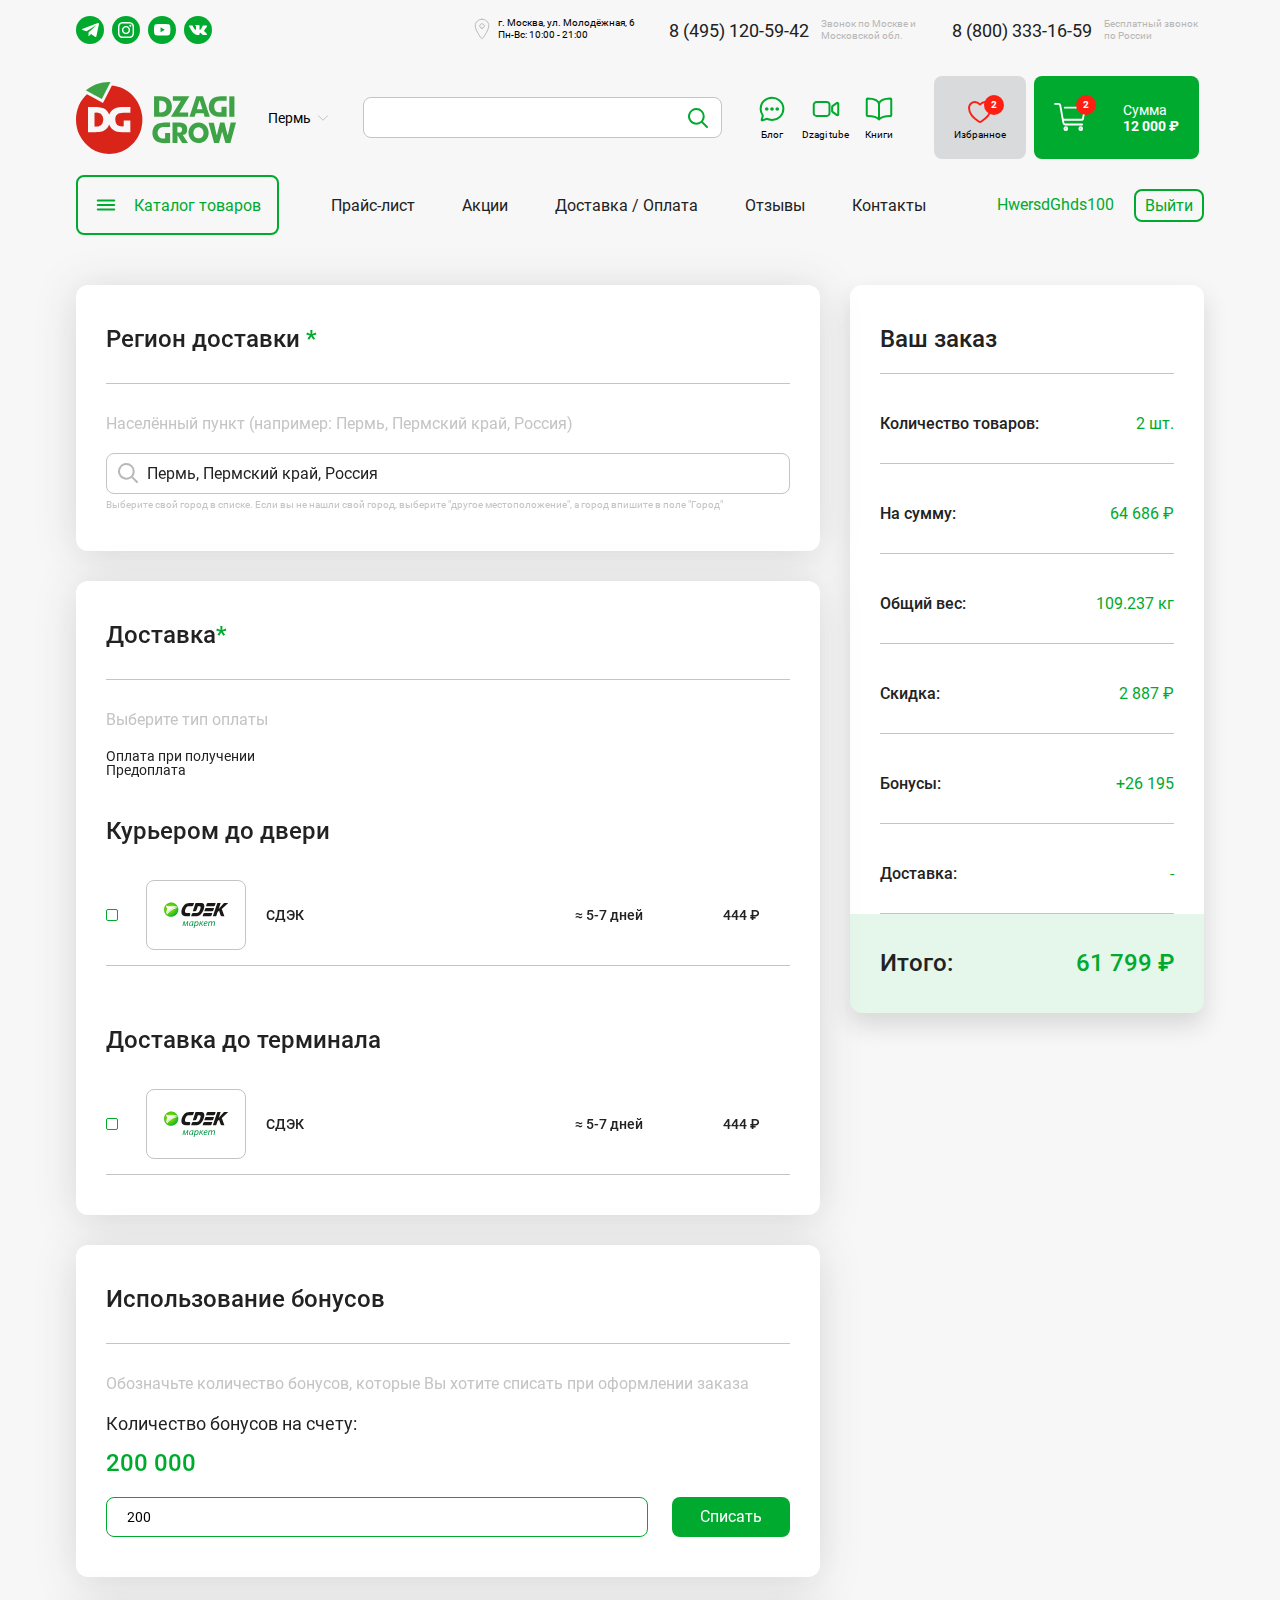
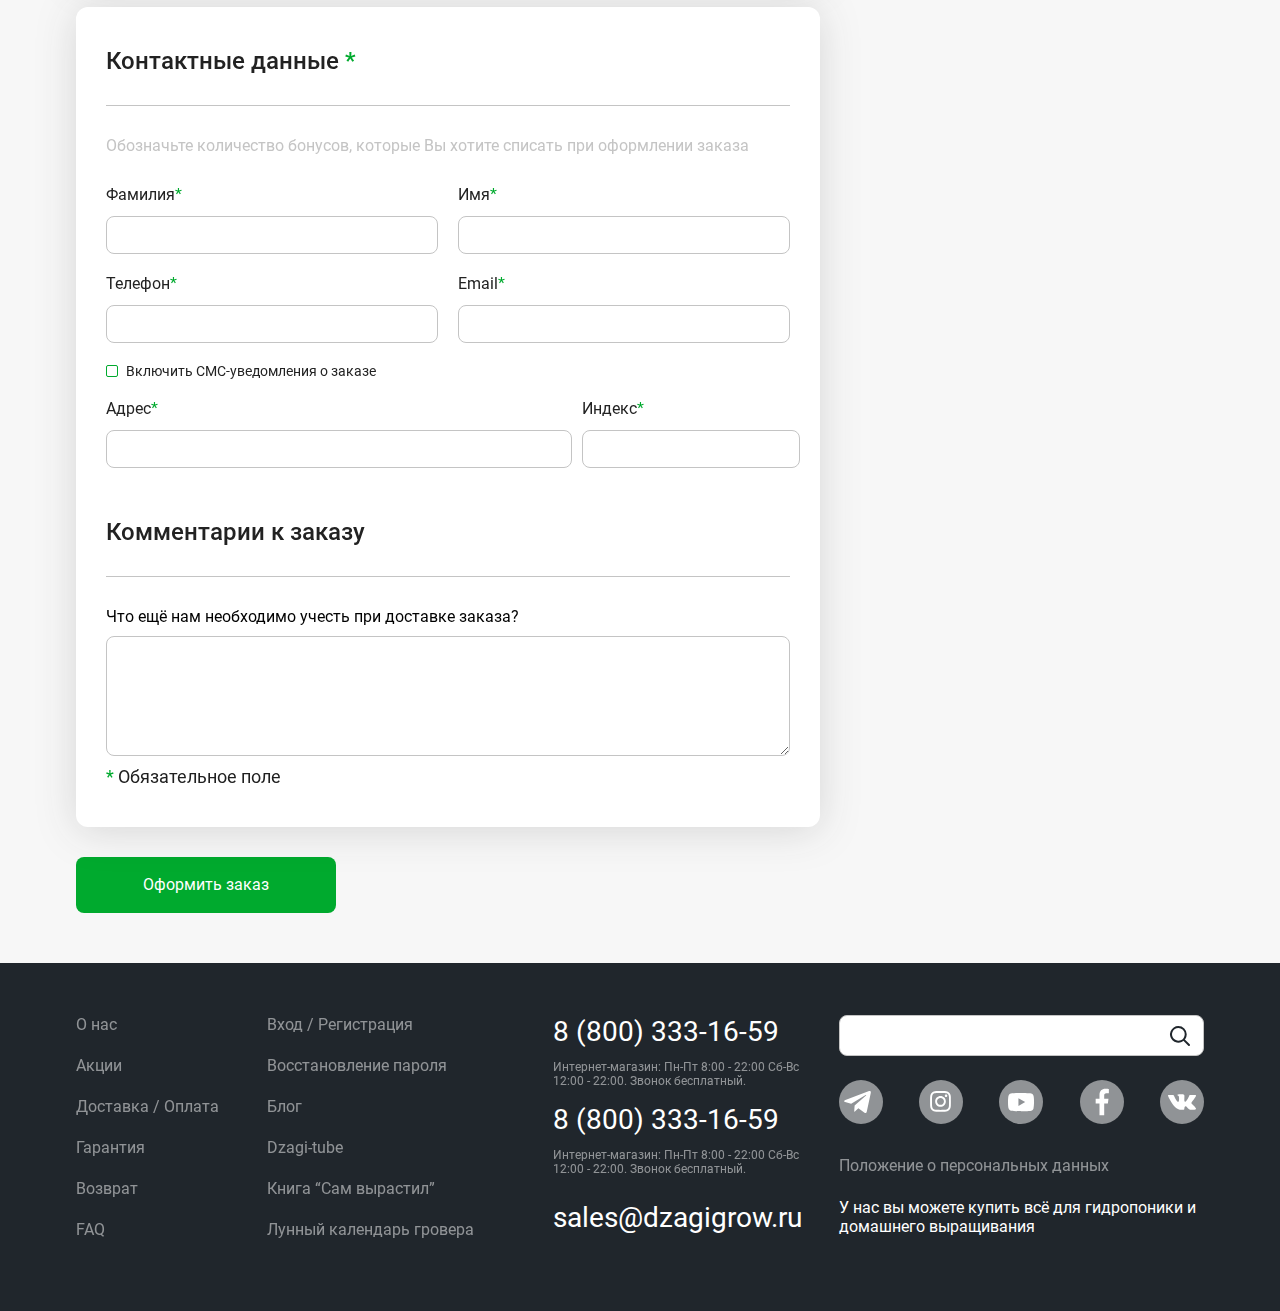
<file: purchase-1.html>
<!DOCTYPE html>
<html lang="ru">

<head>
	<title>Заказ 1</title>
	<meta charset="UTF-8">
	<meta name="format-detection" content="telephone=no">
	<!-- <style>body{opacity: 0;}</style> -->
	<link rel="stylesheet" href="css/style.min.css?_v=20221122155227">
	<link rel="shortcut icon" href="favicon.ico">
	<!-- <meta name="robots" content="noindex, nofollow"> -->
	<meta name="viewport" content="width=device-width, initial-scale=1.0">
</head>

<body>
	<div class="wrapper">
		<header class="header">
			<div class="header__container _container">
				<div class="header__top">
					<div class="header__social">
						<ul class="header__social-list">
							<li class="header__social-item">
								<a class="header__social-link header__social-link-telegram" href="#">
									<svg>
										<use xlink:href="img/sprite.svg#telegram-icon"></use>
									</svg>
								</a>
							</li>
							<li class="header__social-item">
								<a class="header__social-link header__social-link-instagram" href="#">
									<svg>
										<use xlink:href="img/sprite.svg#instagram-icon"></use>
									</svg>
								</a>
							</li>
							<li class="header__social-item">
								<a class="header__social-link header__social-link-youtube" href="#">
									<svg>
										<use xlink:href="img/sprite.svg#youtube-icon"></use>
									</svg>
								</a>
							</li>
							<li class="header__social-item">
								<a class="header__social-link header__social-link-vk" href="#">
									<svg>
										<use xlink:href="img/sprite.svg#vk-icon"></use>
									</svg>
								</a>
							</li>
						</ul>
					</div>
					<div class="header__contacts">
						<div class="header__location">
							<div class="header__location-icon">
								<svg>
									<use xlink:href="img/sprite.svg#location-icon"></use>
								</svg>
							</div>
							<div class="header__location-text text-10">
								г. Москва, ул. Молодёжная, 6 Пн-Вс: 10:00 - 21:00
							</div>
						</div>
						<div class="header__number">
							<a class="header__number-digits text-18" href="tel:84951205942">
								8 (495) 120-59-42
							</a>
							<div class="header__number-text text-secondary text-10">
								Звонок по Москве и Московской обл.
							</div>
						</div>
						<div class="header__number">
							<a class="header__number-digits text-18" href="tel:88003331659">
								8 (800) 333-16-59
							</a>
							<div class="header__number-text text-secondary text-10">
								Бесплатный звонок по России
							</div>
						</div>
					</div>
				</div>
				<div class="header__middle">
					<a href="/" class="header__logo">
						<img src="img/logo.svg" alt="">
					</a>
					<div class="header__city">
						<div class="header__city-title text-14">
							<span>Пермь</span>
							<svg>
								<use xlink:href="img/sprite.svg#arrow-icon"></use>
							</svg>
						</div>
					</div>
					<div class="header__search search">
						<input class="search-input" type="text">
						<svg class="search-icon">
							<use xlink:href="img/sprite.svg#search-icon"></use>
						</svg>
					</div>
					<div class="header__information">
						<div class="header__information-item">
							<div class="header__information-icon">
								<svg>
									<use xlink:href="img/sprite.svg#chat-icon"></use>
								</svg>
							</div>
							<span class="header__information-text text-10">Блог</span>
						</div>
						<div class="header__information-item">
							<div class="header__information-icon">
								<svg>
									<use xlink:href="img/sprite.svg#camera-icon"></use>
								</svg>
							</div>
							<span class="header__information-text text-10">Dzagi tube</span>
						</div>
						<div class="header__information-item">
							<div class="header__information-icon">
								<svg>
									<use xlink:href="img/sprite.svg#book-icon"></use>
								</svg>
							</div>
							<span class="header__information-text text-10">Книги</span>
						</div>
					</div>
					<div class="header__block-with-cards">
						<div class="header__favorite">
							<div class="header__favorite-icon-wrapper">
								<svg>
									<use xlink:href="img/sprite.svg#heart-icon"></use>
								</svg>
								<div class="header__favorite-count text-white text-bold text-10">
									2
								</div>
							</div>
							<span class="header__favorite-text text-10">Избранное</span>
						</div>
						<div class="header__cart">
							<div class="header__cart-icon-wrapper">
								<svg>
									<use xlink:href="img/sprite.svg#cart-icon"></use>
								</svg>
								<div class="header__cart-count text-white text-bold text-10">
									2
								</div>
							</div>
							<div class="header__cart-text-wrapper text-14 text-white">
								<div class="header__cart-text">Сумма</div>
								<div class="header__cart-sum text-bold">12 000 ₽</div>
							</div>
							<div class="header__cart-block">
								<div class="header__cart-list">
									<div class="header__cart-item">
										<div class="header__cart-img-wrapper">
											<picture><source srcset="img/stimulant.webp" type="image/webp"><img src="img/stimulant.png" alt=""></picture>
										</div>
										<div class="header__cart-name text-16">Sensizym Advanced Nutrients 1 л Стимулятор роста
										</div>
										<div class="header__cart-wrapper">
											<div class="header__cart-close">
												<svg>
													<use xlink:href="img/sprite.svg#close-icon"></use>
												</svg>
											</div>
											<div class="header__cart-price text-16 text-bold">2 800 ₽</div>
										</div>
									</div>
									<div class="header__cart-item">
										<div class="header__cart-img-wrapper">
											<picture><source srcset="img/stimulant.webp" type="image/webp"><img src="img/stimulant.png" alt=""></picture>
										</div>
										<div class="header__cart-name text-16">Sensizym Advanced Nutrients 1 л Стимулятор роста
										</div>
										<div class="header__cart-wrapper">
											<div class="header__cart-close">
												<svg>
													<use xlink:href="img/sprite.svg#close-icon"></use>
												</svg>
											</div>
											<div class="header__cart-price text-16 text-bold">2 800 ₽</div>
										</div>
									</div>
								</div>
								<div class="header__cart-bottom">
									<div class="header__cart-sum">
										<span class="header__cart-span text-16">Итог:</span>
										<div class="header__cart-price title-24 text-bold">64 686 ₽</div>
									</div>
									<div class="header__cart-bts-wrapper">
										<button class="btn-cart-success">В корзину</button>
										<button class="header__cart-clear btn-success-transparent">Очистить корзину</button>
									</div>
								</div>
							</div>
						</div>
					</div>
				</div>
				<div class="header__bottom">
					<button class="header__catalog-btn">
						<div class="header__catalog-btn-wrapper">
							<svg class="header__catalog-btn-icon">
								<use xlink:href="img/sprite.svg#burger-icon"></use>
							</svg>
							<svg class="header__catalog-btn-close">
								<use xlink:href="img/sprite.svg#close-icon"></use>
							</svg>
						</div>
						<span class="header__catalog-btn-text text-16 text-success">Каталог товаров</span>
					</button>
					<div class="header__catalog">
						<ul class="header__catalog-list">
							<li class="header__catalog-item">
								<a href="#" class="header__catalog-link">
									<span>Удобрения и стимуляторы</span>
									<svg>
										<use xlink:href="img/sprite.svg#arrow-icon"></use>
									</svg>
								</a>
								<ul class="header__dropdown-list">
									<li class="header__dropdown-item"><a class="header__dropdown-link" href="#">Комплектующие</a></li>
									<li class="header__dropdown-item"><a class="header__dropdown-link" href="#">Приборы</a></li>
									<li class="header__dropdown-item"><a class="header__dropdown-link" href="#">Расходники</a>
									</li>
									<li class="header__dropdown-item"><a class="header__dropdown-link" href="#">Системы</a></li>
								</ul>
							</li>
							<li class="header__catalog-item">
								<a href="#" class="header__catalog-link">
									<span>Субстраты</span>
									<svg>
										<use xlink:href="img/sprite.svg#arrow-icon"></use>
									</svg>
								</a>
								<ul class="header__dropdown-list">
									<li class="header__dropdown-item"><a class="header__dropdown-link" href="#">Комплектующие</a></li>
									<li class="header__dropdown-item"><a class="header__dropdown-link" href="#">Приборы</a></li>
									<li class="header__dropdown-item"><a class="header__dropdown-link" href="#">Расходники</a>
									</li>
									<li class="header__dropdown-item"><a class="header__dropdown-link" href="#">Системы</a></li>
								</ul>
							</li>
							<li class="header__catalog-item">
								<a href="#" class="header__catalog-link">
									<span>Умные горшки</span>
									<svg>
										<use xlink:href="img/sprite.svg#arrow-icon"></use>
									</svg>
								</a>
								<ul class="header__dropdown-list">
									<li class="header__dropdown-item"><a class="header__dropdown-link" href="#">Комплектующие</a></li>
									<li class="header__dropdown-item"><a class="header__dropdown-link" href="#">Приборы</a></li>
									<li class="header__dropdown-item"><a class="header__dropdown-link" href="#">Расходники</a>
									</li>
									<li class="header__dropdown-item"><a class="header__dropdown-link" href="#">Системы</a></li>
								</ul>
							</li>
							<li class="header__catalog-item">
								<a href="#" class="header__catalog-link">
									<span>Гроутенты</span>
									<svg>
										<use xlink:href="img/sprite.svg#arrow-icon"></use>
									</svg>
								</a>
								<ul class="header__dropdown-list">
									<li class="header__dropdown-item"><a class="header__dropdown-link" href="#">Комплектующие</a></li>
									<li class="header__dropdown-item"><a class="header__dropdown-link" href="#">Приборы</a></li>
									<li class="header__dropdown-item"><a class="header__dropdown-link" href="#">Расходники</a>
									</li>
									<li class="header__dropdown-item"><a class="header__dropdown-link" href="#">Системы</a></li>
								</ul>
							</li>
						</ul>
					</div>
					<nav class="header__nav">
						<ul class="header__nav-list">
							<li><a href="#" class="header__nav-link">Прайс-лист</a></li>
							<li><a href="#" class="header__nav-link">Акции</a></li>
							<li><a href="#" class="header__nav-link">Доставка / Оплата</a></li>
							<li><a href="#" class="header__nav-link">Отзывы</a></li>
							<li><a href="#" class="header__nav-link">Контакты</a></li>
						</ul>
					</nav>
					<div class="header__sign">
						<a href="#" class="header__user">HwersdGhds100</a>
						<button class="header__sign-up btn-success-sign-up">Выйти</button>
					</div>
				</div>
			</div>
		</header>
		<main class="page purchase">
			<section class="section-purchase purchase">
				<div class="purchase__container _container">
					<div class="purchase-body">
						<div class="purchase-body__column-left">
							<div class="purchase-body__box">
								<div class="heading-body">
									<h2 class="heading">Регион доставки <span class="green">*</span></h2>
								</div>
								<p class="description-text">Населённый пункт (например: Пермь, Пермский край, Россия)
								</p>
								<div class="search-input__wrap">
									<input type="search" placeholder="Пермь, Пермский край, Россия">
									<span class="icon">
										<img src="img/icons/search-outline.svg?_v=1667981078418" alt="">
									</span>
									<span class="description">Выберите свой город в списке. Если вы не нашли свой город,
										выберите "другое
										местоположение", а город впишите в поле "Город"
									</span>
								</div>
							</div>
							<div class="purchase-body__box">
								<div class="heading-body">
									<h2 class="heading">Доставка<span class="green">*</span></h2>
								</div>
								<p class="description-text">Выберите тип оплаты</p>
								<div class="delivery__tabs">
									<ul class="tabs clearfix" data-tabgroup="delivery-tabs">
										<li><a href="#tab1" class="active">Оплата при получении</a></li>
										<li><a href="#tab2">Предоплата</a></li>
									</ul>
									<div id="delivery-tabs" class="tabgroup">
										<div class="tabgroup__body" id="tab1">
											<div class="deliveries__item">
												<h3 class="heading">Курьером до двери</h3>
												<input type="checkbox" id="deliveryCompany-01">
												<label for="deliveryCompany-01">
													<div class="label-content">
														<div class="img-convert">
															<img src="img/cdek_market.svg?_v=1667981078418" alt="">
														</div>
														<h4 class="title">СДЭК</h4>
														<span class="days">≈ 5-7 дней</span>
														<span class="price">444 ₽</span>
													</div>
												</label>
											</div>
											<div class="deliveries__item">
												<h3 class="heading">Доставка до терминала</h3>
												<input type="checkbox" id="deliveryCompany-02">
												<label for="deliveryCompany-02">
													<div class="label-content">
														<div class="img-convert">
															<img src="img/cdek_market.svg?_v=1667981078418" alt="">
														</div>
														<h4 class="title">СДЭК</h4>
														<span class="days">≈ 5-7 дней</span>
														<span class="price">444 ₽</span>
													</div>
												</label>
											</div>
										</div>
									</div>
								</div>
							</div>

							<div class="purchase-body__box">
								<div class="heading-body">
									<h2 class="heading">Использование бонусов</h2>
								</div>
								<p class="description-text">Обозначьте количество бонусов, которые Вы хотите списать при
									оформлении заказа</p>
								<div class="purchase__bonus">
									<span class="title">Количество бонусов на счету:</span>
									<div class="bonus-limit">200 000</div>
									<form action="#" class="purchase__bonus-form">
										<input type="number" value="200" placeholder="200" class="input purchase__bonus-input">
										<input type="submit" class="btn-big-success purchase__bonus-button" value="Списать">
									</form>
								</div>
							</div>
							<div class="purchase-body__box">
								<div class="heading-body">
									<h2 class="heading">Контактные данные <span class="green">*</span></h2>
								</div>
								<p class="description-text">Обозначьте количество бонусов, которые Вы хотите списать при
									оформлении заказа</p>
								<div class="purchase__ucontacts">
									<form action="#">
										<div class="purchase__ucontacts-row">
											<div class="purchase__ucontacts-col3">
												<span class="title">Фамилия<span class="green">*</span></span>
												<input type="text">
											</div>
											<div class="purchase__ucontacts-col3">
												<span class="title">Имя<span class="green">*</span></span>
												<input type="text">
											</div>
										</div>
										<div class="purchase__ucontacts-row">
											<div class="purchase__ucontacts-col2">
												<span class="title">Телефон<span class="green">*</span></span>
												<input type="phone">
											</div>
											<div class="purchase__ucontacts-col2">
												<span class="title">Email<span class="green">*</span></span>
												<input type="Email">
											</div>
											<div class="purchase__ucontacts-col checkmark-push-body">
												<input type="checkbox" id="checkmark-push-sms">
												<label for="checkmark-push-sms" class="checkmark-push">Включить
													СМС-уведомления о заказе</label>
											</div>
										</div>
										<div class="purchase__ucontacts-row">
											<div class="purchase__ucontacts-col6">
												<span class="title">Адрес<span class="green">*</span></span>
												<input type="text">
											</div>
											<div class="purchase__ucontacts-col1">
												<span class="title">Индекс<span class="green">*</span></span>
												<input type="text">
											</div>
										</div>
										<div class="heading-body">
											<h2 class="heading">Комментарии к заказу</h2>
										</div>
										<p class="text-16">
											Что ещё нам необходимо учесть при доставке заказа?
										</p>
										<div class="purchase__ucontacts-row">
											<div class="purchase__ucontacts-col">
												<textarea name=""></textarea>
											</div>
										</div>
										<div class="form-description"><span class="green">*</span> Обязательное поле
										</div>
									</form>
								</div>
							</div>

							<div class="purchase-body__footer">
								<button class="btn-big-success" value="Оформить заказ">Оформить заказ</button>
							</div>
						</div>
						<div class="purchase-body__column-right">
							<div class="order__table">
								<h3 class="order__table-title">Ваш заказ</h3>
								<div class="order__table-list">
									<div class="item">
										<span class="title">Количество товаров:</span>
										<span class="number green">2 шт.</span>
									</div>
									<div class="item">
										<span class="title">На сумму:</span>
										<span class="number green">64 686 ₽</span>
									</div>
									<div class="item">
										<span class="title">Общий вес:</span>
										<span class="number green">109.237 кг</span>
									</div>
									<div class="item">
										<span class="title">Скидка:</span>
										<span class="number green">2 887 ₽</span>
									</div>
									<div class="item">
										<span class="title">Бонусы:</span>
										<span class="number green">+26 195</span>
									</div>
									<div class="item">
										<span class="title">Доставка:</span>
										<span class="number green">-</span>
									</div>
									<div class="item sum">
										<span class="title">Итого:</span>
										<span class="number green">61 799 ₽</span>
									</div>
								</div>
							</div>
						</div>
					</div>
				</div>
			</section>

			<div class="sign-in-modal modal-style" style="display: none">
				<div class="sign-in-modal__wrapper modal-style__wrapper">
					<div class="modal-style__title title-24">Вход в личный кабинет</div>
					<form action="#" class="form">
						<label class="form__label">
							<span class="form__span text-16">Логин</span>
							<input class="form__input" type="text">
						</label>
						<label class="form__label">
							<span class="form__span text-16">Пароль</span>
							<input class="form__input" type="password">
						</label>
						<div class="form__password-settings">
							<label class="form__checkbox label">
								<input type="checkbox" checked="">
								<span class="form__checkbox-span label__span text-14">Запомнить пароль</span>
							</label>
							<button class="btn-success-transparent text-14">Забыли пароль</button>
						</div>
						<button type="submit" class="form__btn-sing-in btn-big-success">Войти</button>
						<button class="form__btn-register btn-big-success-outline">Зарегистрироваться</button>
					</form>
				</div>
			</div>

			<div class="sign-up-modal modal-style" style="display: none">
				<div class="sign-up-modal__wrapper modal-style__wrapper">
					<div class="modal-style__title title-24">Регистрация</div>
					<form action="#" class="form">
						<label class="form__label">
							<span class="form__span text-16">Логин<span class="form__label-star">*</span></span>
							<input class="form__input" type="text">
						</label>
						<label class="form__label">
							<span class="form__span text-16">Email<span class="form__label-star">*</span></span>
							<input class="form__input" type="email">
						</label>
						<label class="form__label">
							<span class="form__span text-16">Пароль<span class="form__label-star">*</span></span>
							<input class="form__input" type="password">
						</label>
						<label class="form__label">
							<span class="form__span text-16">Повторить пароль<span class="form__label-star">*</span></span>
							<input class="form__input" type="password">
						</label>
						<div class="form__captcha">
							<label class="form__label">
								<span class="form__span text-16">Введите символы с изображения</span>
								<input class="form__input" type="password">
							</label>
							<div class="form__captcha-img">
								<picture><source srcset="img/captcha.webp?_v=1667981078418" type="image/webp"><img src="img/captcha.png?_v=1667981078418" alt=""></picture>
							</div>
							<label class="form__checkbox label">
								<input type="checkbox" checked="">
								<span class="form__checkbox-span label__span text-14">Заполняя форму, Вы принимаете <a class="form__agreement" href="#">пользовательское соглашение</a></span>
							</label>
						</div>
						<button type="submit" class="form__btn-sing-in btn-big-success">Зарегистрироваться</button>
						<button class="form__btn-register btn-big-success-outline">Войти</button>
					</form>
				</div>
			</div>
		</main>
		<footer class="footer">
			<div class="footer__container _container">
				<div class="footer__row">
					<ul class="footer__list">
						<li class="footer__item"><a class="footer__item-link" href="#">О нас</a></li>
						<li class="footer__item"><a class="footer__item-link" href="#">Акции</a></li>
						<li class="footer__item"><a class="footer__item-link" href="#">Доставка / Оплата</a></li>
						<li class="footer__item"><a class="footer__item-link" href="#">Гарантия</a></li>
						<li class="footer__item"><a class="footer__item-link" href="#">Возврат</a></li>
						<li class="footer__item"><a class="footer__item-link" href="#">FAQ</a></li>
					</ul>
					<ul class="footer__list">
						<li class="footer__item"><a class="footer__item-link" href="#">Вход / Регистрация</a></li>
						<li class="footer__item"><a class="footer__item-link" href="#">Восстановление пароля</a></li>
						<li class="footer__item"><a class="footer__item-link" href="#">Блог</a></li>
						<li class="footer__item"><a class="footer__item-link" href="#">Dzagi-tube</a></li>
						<li class="footer__item"><a class="footer__item-link" href="#">Книга “Сам вырастил”</a></li>
						<li class="footer__item"><a class="footer__item-link" href="#">Лунный календарь гровера</a></li>
					</ul>
					<div class="footer__contacts">
						<div class="footer__contacts-item">
							<a href="tel:88003331659" class="footer__contacts-number title-28 text-white">8 (800) 333-16-59</a>
							<p class="footer__contacts-text text-12">Интернет-магазин: Пн-Пт 8:00 - 22:00 Сб-Вс 12:00 - 22:00.
								Звонок
								бесплатный.</p>
						</div>
						<div class="footer__contacts-item">
							<a href="tel:88003331659" class="footer__contacts-number title-28 text-white">8 (800) 333-16-59</a>
							<p class="footer__contacts-text text-12">Интернет-магазин: Пн-Пт 8:00 - 22:00 Сб-Вс 12:00 - 22:00.
								Звонок
								бесплатный.</p>
						</div>
						<div class="footer__contacts-email">
							<a href="mail:sales@dzagigrow.ru" class="title-28 text-white">sales@dzagigrow.ru</a>
						</div>
					</div>
					<div class="footer__search-and-social">
						<div class="footer__search search">
							<input class="search-input" type="text">
							<svg class="search-icon">
								<use xlink:href="img/sprite.svg#search-icon"></use>
							</svg>
						</div>
						<ul class="footer__social-list">
							<li class="footer__social-item">
								<a class="footer__social-link footer__social-link-telegram" href="#">
									<svg>
										<use xlink:href="img/sprite.svg#telegram-icon"></use>
									</svg>
								</a>
							</li>
							<li class="footer__social-item">
								<a class="footer__social-link footer__social-link-instagram" href="#">
									<svg>
										<use xlink:href="img/sprite.svg#instagram-icon"></use>
									</svg>
								</a>
							</li>
							<li class="footer__social-item">
								<a class="footer__social-link footer__social-link-youtube" href="#">
									<svg>
										<use xlink:href="img/sprite.svg#youtube-icon-grey"></use>
									</svg>
								</a>
							</li>
							<li class="footer__social-item">
								<a class="footer__social-link footer__social-link-facebook" href="#">
									<svg>
										<use xlink:href="img/sprite.svg#facebook-icon"></use>
									</svg>
								</a>
							</li>
							<li class="footer__social-item">
								<a class="footer__social-link footer__social-link-vk" href="#">
									<svg>
										<use xlink:href="img/sprite.svg#vk-icon"></use>
									</svg>
								</a>
							</li>
						</ul>
						<div class="footer__info text-16">
							<a href="#" class="privacy-link">Положение о персональных данных</a>
						</div>
						<div class="footer__can-buy text-16 text-white">У нас вы можете купить всё для гидропоники и домашнего
							выращивания</div>
					</div>
				</div>
			</div>
		</footer>
	</div>
	<!-- <div id="popup" aria-hidden="true" class="popup">
	<div class="popup__wrapper">
		<div class="popup__content">
			<button data-close type="button" class="popup__close">Закрыть</button>
			<div class="popup__text">
				Text
			</div>
		</div>
	</div>
</div> -->
	<script src="js/app.min.js?_v=20221122155227"></script>
</body>

</html>
</file>
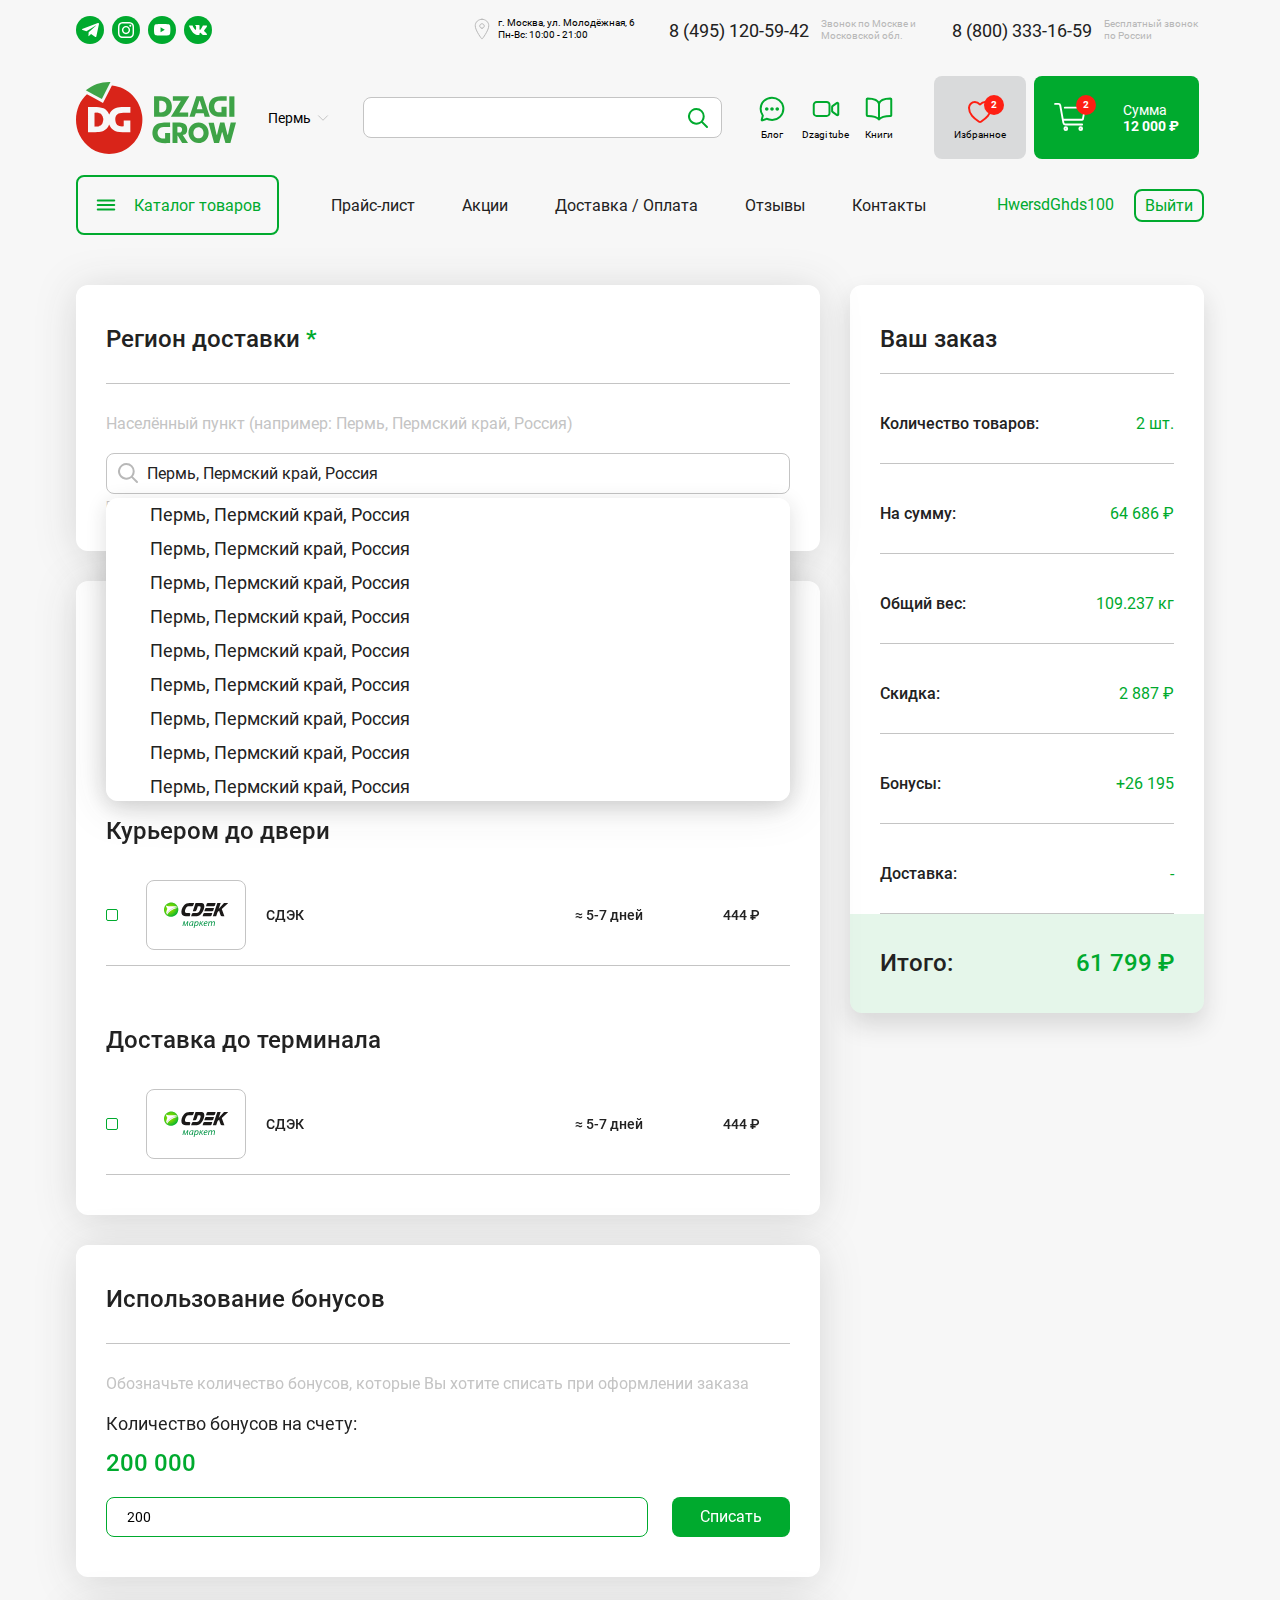
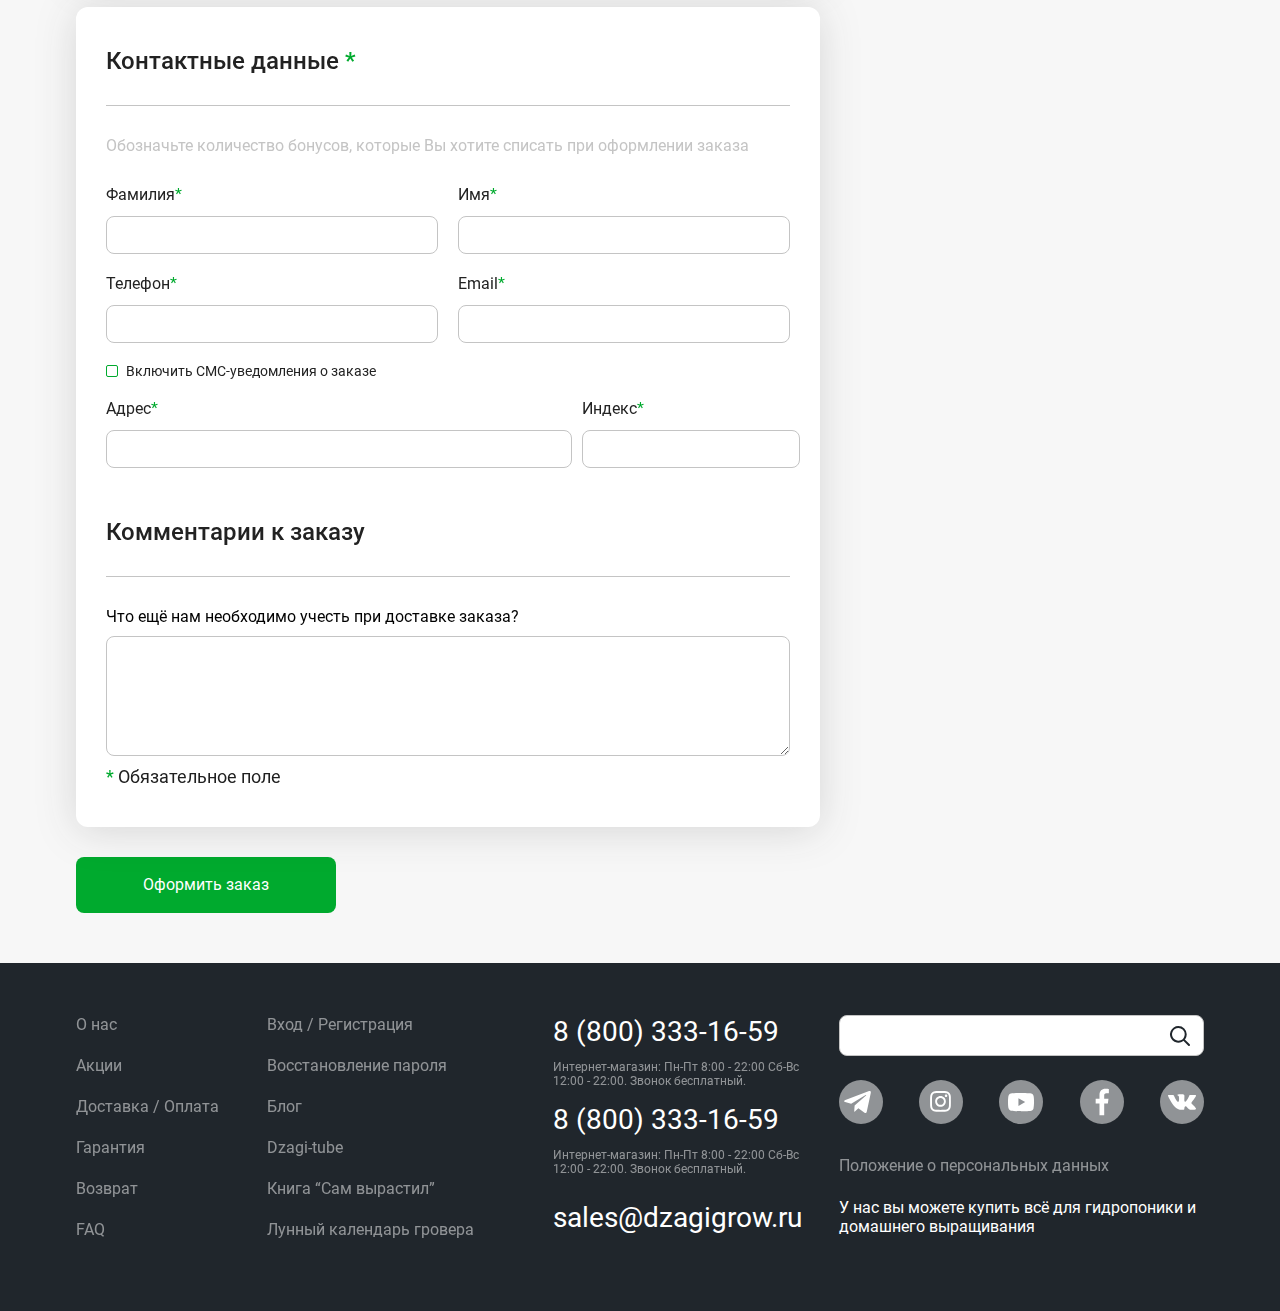
<file: purchase-2.html>
<!DOCTYPE html>
<html lang="ru">

<head>
	<title>Заказ 2</title>
	<meta charset="UTF-8">
	<meta name="format-detection" content="telephone=no">
	<!-- <style>body{opacity: 0;}</style> -->
	<link rel="stylesheet" href="css/style.min.css?_v=20221122155227">
	<link rel="shortcut icon" href="favicon.ico">
	<!-- <meta name="robots" content="noindex, nofollow"> -->
	<meta name="viewport" content="width=device-width, initial-scale=1.0">
</head>

<body>
	<div class="wrapper">
		<header class="header">
			<div class="header__container _container">
				<div class="header__top">
					<div class="header__social">
						<ul class="header__social-list">
							<li class="header__social-item">
								<a class="header__social-link header__social-link-telegram" href="#">
									<svg>
										<use xlink:href="img/sprite.svg#telegram-icon"></use>
									</svg>
								</a>
							</li>
							<li class="header__social-item">
								<a class="header__social-link header__social-link-instagram" href="#">
									<svg>
										<use xlink:href="img/sprite.svg#instagram-icon"></use>
									</svg>
								</a>
							</li>
							<li class="header__social-item">
								<a class="header__social-link header__social-link-youtube" href="#">
									<svg>
										<use xlink:href="img/sprite.svg#youtube-icon"></use>
									</svg>
								</a>
							</li>
							<li class="header__social-item">
								<a class="header__social-link header__social-link-vk" href="#">
									<svg>
										<use xlink:href="img/sprite.svg#vk-icon"></use>
									</svg>
								</a>
							</li>
						</ul>
					</div>
					<div class="header__contacts">
						<div class="header__location">
							<div class="header__location-icon">
								<svg>
									<use xlink:href="img/sprite.svg#location-icon"></use>
								</svg>
							</div>
							<div class="header__location-text text-10">
								г. Москва, ул. Молодёжная, 6 Пн-Вс: 10:00 - 21:00
							</div>
						</div>
						<div class="header__number">
							<a class="header__number-digits text-18" href="tel:84951205942">
								8 (495) 120-59-42
							</a>
							<div class="header__number-text text-secondary text-10">
								Звонок по Москве и Московской обл.
							</div>
						</div>
						<div class="header__number">
							<a class="header__number-digits text-18" href="tel:88003331659">
								8 (800) 333-16-59
							</a>
							<div class="header__number-text text-secondary text-10">
								Бесплатный звонок по России
							</div>
						</div>
					</div>
				</div>
				<div class="header__middle">
					<a href="/" class="header__logo">
						<img src="img/logo.svg" alt="">
					</a>
					<div class="header__city">
						<div class="header__city-title text-14">
							<span>Пермь</span>
							<svg>
								<use xlink:href="img/sprite.svg#arrow-icon"></use>
							</svg>
						</div>
					</div>
					<div class="header__search search">
						<input class="search-input" type="text">
						<svg class="search-icon">
							<use xlink:href="img/sprite.svg#search-icon"></use>
						</svg>
					</div>
					<div class="header__information">
						<div class="header__information-item">
							<div class="header__information-icon">
								<svg>
									<use xlink:href="img/sprite.svg#chat-icon"></use>
								</svg>
							</div>
							<span class="header__information-text text-10">Блог</span>
						</div>
						<div class="header__information-item">
							<div class="header__information-icon">
								<svg>
									<use xlink:href="img/sprite.svg#camera-icon"></use>
								</svg>
							</div>
							<span class="header__information-text text-10">Dzagi tube</span>
						</div>
						<div class="header__information-item">
							<div class="header__information-icon">
								<svg>
									<use xlink:href="img/sprite.svg#book-icon"></use>
								</svg>
							</div>
							<span class="header__information-text text-10">Книги</span>
						</div>
					</div>
					<div class="header__block-with-cards">
						<div class="header__favorite">
							<div class="header__favorite-icon-wrapper">
								<svg>
									<use xlink:href="img/sprite.svg#heart-icon"></use>
								</svg>
								<div class="header__favorite-count text-white text-bold text-10">
									2
								</div>
							</div>
							<span class="header__favorite-text text-10">Избранное</span>
						</div>
						<div class="header__cart">
							<div class="header__cart-icon-wrapper">
								<svg>
									<use xlink:href="img/sprite.svg#cart-icon"></use>
								</svg>
								<div class="header__cart-count text-white text-bold text-10">
									2
								</div>
							</div>
							<div class="header__cart-text-wrapper text-14 text-white">
								<div class="header__cart-text">Сумма</div>
								<div class="header__cart-sum text-bold">12 000 ₽</div>
							</div>
							<div class="header__cart-block">
								<div class="header__cart-list">
									<div class="header__cart-item">
										<div class="header__cart-img-wrapper">
											<picture><source srcset="img/stimulant.webp" type="image/webp"><img src="img/stimulant.png" alt=""></picture>
										</div>
										<div class="header__cart-name text-16">Sensizym Advanced Nutrients 1 л Стимулятор роста
										</div>
										<div class="header__cart-wrapper">
											<div class="header__cart-close">
												<svg>
													<use xlink:href="img/sprite.svg#close-icon"></use>
												</svg>
											</div>
											<div class="header__cart-price text-16 text-bold">2 800 ₽</div>
										</div>
									</div>
									<div class="header__cart-item">
										<div class="header__cart-img-wrapper">
											<picture><source srcset="img/stimulant.webp" type="image/webp"><img src="img/stimulant.png" alt=""></picture>
										</div>
										<div class="header__cart-name text-16">Sensizym Advanced Nutrients 1 л Стимулятор роста
										</div>
										<div class="header__cart-wrapper">
											<div class="header__cart-close">
												<svg>
													<use xlink:href="img/sprite.svg#close-icon"></use>
												</svg>
											</div>
											<div class="header__cart-price text-16 text-bold">2 800 ₽</div>
										</div>
									</div>
								</div>
								<div class="header__cart-bottom">
									<div class="header__cart-sum">
										<span class="header__cart-span text-16">Итог:</span>
										<div class="header__cart-price title-24 text-bold">64 686 ₽</div>
									</div>
									<div class="header__cart-bts-wrapper">
										<button class="btn-cart-success">В корзину</button>
										<button class="header__cart-clear btn-success-transparent">Очистить корзину</button>
									</div>
								</div>
							</div>
						</div>
					</div>
				</div>
				<div class="header__bottom">
					<button class="header__catalog-btn">
						<div class="header__catalog-btn-wrapper">
							<svg class="header__catalog-btn-icon">
								<use xlink:href="img/sprite.svg#burger-icon"></use>
							</svg>
							<svg class="header__catalog-btn-close">
								<use xlink:href="img/sprite.svg#close-icon"></use>
							</svg>
						</div>
						<span class="header__catalog-btn-text text-16 text-success">Каталог товаров</span>
					</button>
					<div class="header__catalog">
						<ul class="header__catalog-list">
							<li class="header__catalog-item">
								<a href="#" class="header__catalog-link">
									<span>Удобрения и стимуляторы</span>
									<svg>
										<use xlink:href="img/sprite.svg#arrow-icon"></use>
									</svg>
								</a>
								<ul class="header__dropdown-list">
									<li class="header__dropdown-item"><a class="header__dropdown-link" href="#">Комплектующие</a></li>
									<li class="header__dropdown-item"><a class="header__dropdown-link" href="#">Приборы</a></li>
									<li class="header__dropdown-item"><a class="header__dropdown-link" href="#">Расходники</a>
									</li>
									<li class="header__dropdown-item"><a class="header__dropdown-link" href="#">Системы</a></li>
								</ul>
							</li>
							<li class="header__catalog-item">
								<a href="#" class="header__catalog-link">
									<span>Субстраты</span>
									<svg>
										<use xlink:href="img/sprite.svg#arrow-icon"></use>
									</svg>
								</a>
								<ul class="header__dropdown-list">
									<li class="header__dropdown-item"><a class="header__dropdown-link" href="#">Комплектующие</a></li>
									<li class="header__dropdown-item"><a class="header__dropdown-link" href="#">Приборы</a></li>
									<li class="header__dropdown-item"><a class="header__dropdown-link" href="#">Расходники</a>
									</li>
									<li class="header__dropdown-item"><a class="header__dropdown-link" href="#">Системы</a></li>
								</ul>
							</li>
							<li class="header__catalog-item">
								<a href="#" class="header__catalog-link">
									<span>Умные горшки</span>
									<svg>
										<use xlink:href="img/sprite.svg#arrow-icon"></use>
									</svg>
								</a>
								<ul class="header__dropdown-list">
									<li class="header__dropdown-item"><a class="header__dropdown-link" href="#">Комплектующие</a></li>
									<li class="header__dropdown-item"><a class="header__dropdown-link" href="#">Приборы</a></li>
									<li class="header__dropdown-item"><a class="header__dropdown-link" href="#">Расходники</a>
									</li>
									<li class="header__dropdown-item"><a class="header__dropdown-link" href="#">Системы</a></li>
								</ul>
							</li>
							<li class="header__catalog-item">
								<a href="#" class="header__catalog-link">
									<span>Гроутенты</span>
									<svg>
										<use xlink:href="img/sprite.svg#arrow-icon"></use>
									</svg>
								</a>
								<ul class="header__dropdown-list">
									<li class="header__dropdown-item"><a class="header__dropdown-link" href="#">Комплектующие</a></li>
									<li class="header__dropdown-item"><a class="header__dropdown-link" href="#">Приборы</a></li>
									<li class="header__dropdown-item"><a class="header__dropdown-link" href="#">Расходники</a>
									</li>
									<li class="header__dropdown-item"><a class="header__dropdown-link" href="#">Системы</a></li>
								</ul>
							</li>
						</ul>
					</div>
					<nav class="header__nav">
						<ul class="header__nav-list">
							<li><a href="#" class="header__nav-link">Прайс-лист</a></li>
							<li><a href="#" class="header__nav-link">Акции</a></li>
							<li><a href="#" class="header__nav-link">Доставка / Оплата</a></li>
							<li><a href="#" class="header__nav-link">Отзывы</a></li>
							<li><a href="#" class="header__nav-link">Контакты</a></li>
						</ul>
					</nav>
					<div class="header__sign">
						<a href="#" class="header__user">HwersdGhds100</a>
						<button class="header__sign-up btn-success-sign-up">Выйти</button>
					</div>
				</div>
			</div>
		</header>
		<main class="page purchase">
			<section class="section-purchase purchase">
				<div class="purchase__container _container">
					<div class="purchase-body">
						<div class="purchase-body__column-left">
							<div class="purchase-body__box purchase-body__box-select">
								<div class="heading-body">
									<h2 class="heading">Регион доставки <span class="green">*</span></h2>
								</div>
								<p class="description-text">Населённый пункт (например: Пермь, Пермский край, Россия)
								</p>
								<div class="search-input__wrap">
									<input type="search" placeholder="Пермь, Пермский край, Россия">
									<span class="icon">
										<img src="img/icons/search-outline.svg?_v=1667981078418" alt="">
									</span>
									<span class="description">Выберите свой город в списке. Если вы не нашли свой город,
										выберите "другое
										местоположение", а город впишите в поле "Город"
									</span>
									<div class="search-input__select">
										<ul class="search-input__list">
											<li class="search-input__item">Пермь, Пермский край, Россия</li>
											<li class="search-input__item">Пермь, Пермский край, Россия</li>
											<li class="search-input__item">Пермь, Пермский край, Россия</li>
											<li class="search-input__item">Пермь, Пермский край, Россия</li>
											<li class="search-input__item">Пермь, Пермский край, Россия</li>
											<li class="search-input__item">Пермь, Пермский край, Россия</li>
											<li class="search-input__item">Пермь, Пермский край, Россия</li>
											<li class="search-input__item">Пермь, Пермский край, Россия</li>
											<li class="search-input__item">Пермь, Пермский край, Россия</li>
											<li class="search-input__item">Пермь, Пермский край, Россия</li>
											<li class="search-input__item">Пермь, Пермский край, Россия</li>
											<li class="search-input__item">Пермь, Пермский край, Россия</li>
										</ul>
									</div>
								</div>
							</div>
							<div class="purchase-body__box">
								<div class="heading-body">
									<h2 class="heading">Доставка<span class="green">*</span></h2>
								</div>
								<p class="description-text">Выберите тип оплаты</p>
								<div class="delivery__tabs">
									<ul class="tabs clearfix" data-tabgroup="delivery-tabs">
										<li><a href="#tab1" class="active">Оплата при получении</a></li>
										<li><a href="#tab2">Предоплата</a></li>
									</ul>
									<div id="delivery-tabs" class="tabgroup">
										<div class="tabgroup__body" id="tab1">
											<div class="deliveries__item">
												<h3 class="heading">Курьером до двери</h3>
												<input type="checkbox" id="deliveryCompany-01">
												<label for="deliveryCompany-01">
													<div class="label-content">
														<div class="img-convert">
															<img src="img/cdek_market.svg?_v=1667981078418" alt="">
														</div>
														<h4 class="title">СДЭК</h4>
														<span class="days">≈ 5-7 дней</span>
														<span class="price">444 ₽</span>
													</div>
												</label>
											</div>
											<div class="deliveries__item">
												<h3 class="heading">Доставка до терминала</h3>
												<input type="checkbox" id="deliveryCompany-02">
												<label for="deliveryCompany-02">
													<div class="label-content">
														<div class="img-convert">
															<img src="img/cdek_market.svg?_v=1667981078418" alt="">
														</div>
														<h4 class="title">СДЭК</h4>
														<span class="days">≈ 5-7 дней</span>
														<span class="price">444 ₽</span>
													</div>
												</label>
											</div>
										</div>
									</div>
								</div>
							</div>

							<div class="purchase-body__box">
								<div class="heading-body">
									<h2 class="heading">Использование бонусов</h2>
								</div>
								<p class="description-text">Обозначьте количество бонусов, которые Вы хотите списать при
									оформлении заказа</p>
								<div class="purchase__bonus">
									<span class="title">Количество бонусов на счету:</span>
									<div class="bonus-limit">200 000</div>
									<form action="#" class="purchase__bonus-form">
										<input type="number" value="200" placeholder="200" class="input purchase__bonus-input">
										<input type="submit" class="btn-big-success purchase__bonus-button" value="Списать">
									</form>
								</div>
							</div>
							<div class="purchase-body__box">
								<div class="heading-body">
									<h2 class="heading">Контактные данные <span class="green">*</span></h2>
								</div>
								<p class="description-text">Обозначьте количество бонусов, которые Вы хотите списать при
									оформлении заказа</p>
								<div class="purchase__ucontacts">
									<form action="#">
										<div class="purchase__ucontacts-row">
											<div class="purchase__ucontacts-col3">
												<span class="title">Фамилия<span class="green">*</span></span>
												<input type="text">
											</div>
											<div class="purchase__ucontacts-col3">
												<span class="title">Имя<span class="green">*</span></span>
												<input type="text">
											</div>
										</div>
										<div class="purchase__ucontacts-row">
											<div class="purchase__ucontacts-col2">
												<span class="title">Телефон<span class="green">*</span></span>
												<input type="phone">
											</div>
											<div class="purchase__ucontacts-col2">
												<span class="title">Email<span class="green">*</span></span>
												<input type="Email">
											</div>
											<div class="purchase__ucontacts-col checkmark-push-body">
												<input type="checkbox" id="checkmark-push-sms">
												<label for="checkmark-push-sms" class="checkmark-push">Включить
													СМС-уведомления о заказе</label>
											</div>
										</div>
										<div class="purchase__ucontacts-row">
											<div class="purchase__ucontacts-col6">
												<span class="title">Адрес<span class="green">*</span></span>
												<input type="text">
											</div>
											<div class="purchase__ucontacts-col1">
												<span class="title">Индекс<span class="green">*</span></span>
												<input type="text">
											</div>
										</div>
										<div class="heading-body">
											<h2 class="heading">Комментарии к заказу</h2>
										</div>
										<p class="text-16">
											Что ещё нам необходимо учесть при доставке заказа?
										</p>
										<div class="purchase__ucontacts-row">
											<div class="purchase__ucontacts-col">
												<textarea name=""></textarea>
											</div>
										</div>
										<div class="form-description"><span class="green">*</span> Обязательное поле
										</div>
									</form>
								</div>
							</div>

							<div class="purchase-body__footer">
								<button class="btn-big-success" value="Оформить заказ">Оформить заказ</button>
							</div>
						</div>
						<div class="purchase-body__column-right">
							<div class="order__table">
								<h3 class="order__table-title">Ваш заказ</h3>
								<div class="order__table-list">
									<div class="item">
										<span class="title">Количество товаров:</span>
										<span class="number green">2 шт.</span>
									</div>
									<div class="item">
										<span class="title">На сумму:</span>
										<span class="number green">64 686 ₽</span>
									</div>
									<div class="item">
										<span class="title">Общий вес:</span>
										<span class="number green">109.237 кг</span>
									</div>
									<div class="item">
										<span class="title">Скидка:</span>
										<span class="number green">2 887 ₽</span>
									</div>
									<div class="item">
										<span class="title">Бонусы:</span>
										<span class="number green">+26 195</span>
									</div>
									<div class="item">
										<span class="title">Доставка:</span>
										<span class="number green">-</span>
									</div>
									<div class="item sum">
										<span class="title">Итого:</span>
										<span class="number green">61 799 ₽</span>
									</div>
								</div>
							</div>
						</div>
					</div>
				</div>
			</section>

			<div class="sign-in-modal modal-style" style="display: none">
				<div class="sign-in-modal__wrapper modal-style__wrapper">
					<div class="modal-style__title title-24">Вход в личный кабинет</div>
					<form action="#" class="form">
						<label class="form__label">
							<span class="form__span text-16">Логин</span>
							<input class="form__input" type="text">
						</label>
						<label class="form__label">
							<span class="form__span text-16">Пароль</span>
							<input class="form__input" type="password">
						</label>
						<div class="form__password-settings">
							<label class="form__checkbox label">
								<input type="checkbox" checked="">
								<span class="form__checkbox-span label__span text-14">Запомнить пароль</span>
							</label>
							<button class="btn-success-transparent text-14">Забыли пароль</button>
						</div>
						<button type="submit" class="form__btn-sing-in btn-big-success">Войти</button>
						<button class="form__btn-register btn-big-success-outline">Зарегистрироваться</button>
					</form>
				</div>
			</div>

			<div class="sign-up-modal modal-style" style="display: none">
				<div class="sign-up-modal__wrapper modal-style__wrapper">
					<div class="modal-style__title title-24">Регистрация</div>
					<form action="#" class="form">
						<label class="form__label">
							<span class="form__span text-16">Логин<span class="form__label-star">*</span></span>
							<input class="form__input" type="text">
						</label>
						<label class="form__label">
							<span class="form__span text-16">Email<span class="form__label-star">*</span></span>
							<input class="form__input" type="email">
						</label>
						<label class="form__label">
							<span class="form__span text-16">Пароль<span class="form__label-star">*</span></span>
							<input class="form__input" type="password">
						</label>
						<label class="form__label">
							<span class="form__span text-16">Повторить пароль<span class="form__label-star">*</span></span>
							<input class="form__input" type="password">
						</label>
						<div class="form__captcha">
							<label class="form__label">
								<span class="form__span text-16">Введите символы с изображения</span>
								<input class="form__input" type="password">
							</label>
							<div class="form__captcha-img">
								<picture><source srcset="img/captcha.webp?_v=1667981078418" type="image/webp"><img src="img/captcha.png?_v=1667981078418" alt=""></picture>
							</div>
							<label class="form__checkbox label">
								<input type="checkbox" checked="">
								<span class="form__checkbox-span label__span text-14">Заполняя форму, Вы принимаете <a class="form__agreement" href="#">пользовательское соглашение</a></span>
							</label>
						</div>
						<button type="submit" class="form__btn-sing-in btn-big-success">Зарегистрироваться</button>
						<button class="form__btn-register btn-big-success-outline">Войти</button>
					</form>
				</div>
			</div>
		</main>
		<footer class="footer">
			<div class="footer__container _container">
				<div class="footer__row">
					<ul class="footer__list">
						<li class="footer__item"><a class="footer__item-link" href="#">О нас</a></li>
						<li class="footer__item"><a class="footer__item-link" href="#">Акции</a></li>
						<li class="footer__item"><a class="footer__item-link" href="#">Доставка / Оплата</a></li>
						<li class="footer__item"><a class="footer__item-link" href="#">Гарантия</a></li>
						<li class="footer__item"><a class="footer__item-link" href="#">Возврат</a></li>
						<li class="footer__item"><a class="footer__item-link" href="#">FAQ</a></li>
					</ul>
					<ul class="footer__list">
						<li class="footer__item"><a class="footer__item-link" href="#">Вход / Регистрация</a></li>
						<li class="footer__item"><a class="footer__item-link" href="#">Восстановление пароля</a></li>
						<li class="footer__item"><a class="footer__item-link" href="#">Блог</a></li>
						<li class="footer__item"><a class="footer__item-link" href="#">Dzagi-tube</a></li>
						<li class="footer__item"><a class="footer__item-link" href="#">Книга “Сам вырастил”</a></li>
						<li class="footer__item"><a class="footer__item-link" href="#">Лунный календарь гровера</a></li>
					</ul>
					<div class="footer__contacts">
						<div class="footer__contacts-item">
							<a href="tel:88003331659" class="footer__contacts-number title-28 text-white">8 (800) 333-16-59</a>
							<p class="footer__contacts-text text-12">Интернет-магазин: Пн-Пт 8:00 - 22:00 Сб-Вс 12:00 - 22:00.
								Звонок
								бесплатный.</p>
						</div>
						<div class="footer__contacts-item">
							<a href="tel:88003331659" class="footer__contacts-number title-28 text-white">8 (800) 333-16-59</a>
							<p class="footer__contacts-text text-12">Интернет-магазин: Пн-Пт 8:00 - 22:00 Сб-Вс 12:00 - 22:00.
								Звонок
								бесплатный.</p>
						</div>
						<div class="footer__contacts-email">
							<a href="mail:sales@dzagigrow.ru" class="title-28 text-white">sales@dzagigrow.ru</a>
						</div>
					</div>
					<div class="footer__search-and-social">
						<div class="footer__search search">
							<input class="search-input" type="text">
							<svg class="search-icon">
								<use xlink:href="img/sprite.svg#search-icon"></use>
							</svg>
						</div>
						<ul class="footer__social-list">
							<li class="footer__social-item">
								<a class="footer__social-link footer__social-link-telegram" href="#">
									<svg>
										<use xlink:href="img/sprite.svg#telegram-icon"></use>
									</svg>
								</a>
							</li>
							<li class="footer__social-item">
								<a class="footer__social-link footer__social-link-instagram" href="#">
									<svg>
										<use xlink:href="img/sprite.svg#instagram-icon"></use>
									</svg>
								</a>
							</li>
							<li class="footer__social-item">
								<a class="footer__social-link footer__social-link-youtube" href="#">
									<svg>
										<use xlink:href="img/sprite.svg#youtube-icon-grey"></use>
									</svg>
								</a>
							</li>
							<li class="footer__social-item">
								<a class="footer__social-link footer__social-link-facebook" href="#">
									<svg>
										<use xlink:href="img/sprite.svg#facebook-icon"></use>
									</svg>
								</a>
							</li>
							<li class="footer__social-item">
								<a class="footer__social-link footer__social-link-vk" href="#">
									<svg>
										<use xlink:href="img/sprite.svg#vk-icon"></use>
									</svg>
								</a>
							</li>
						</ul>
						<div class="footer__info text-16">
							<a href="#" class="privacy-link">Положение о персональных данных</a>
						</div>
						<div class="footer__can-buy text-16 text-white">У нас вы можете купить всё для гидропоники и домашнего
							выращивания</div>
					</div>
				</div>
			</div>
		</footer>
	</div>
	<!-- <div id="popup" aria-hidden="true" class="popup">
	<div class="popup__wrapper">
		<div class="popup__content">
			<button data-close type="button" class="popup__close">Закрыть</button>
			<div class="popup__text">
				Text
			</div>
		</div>
	</div>
</div> -->
	<script src="js/app.min.js?_v=20221122155227"></script>
</body>

</html>
</file>
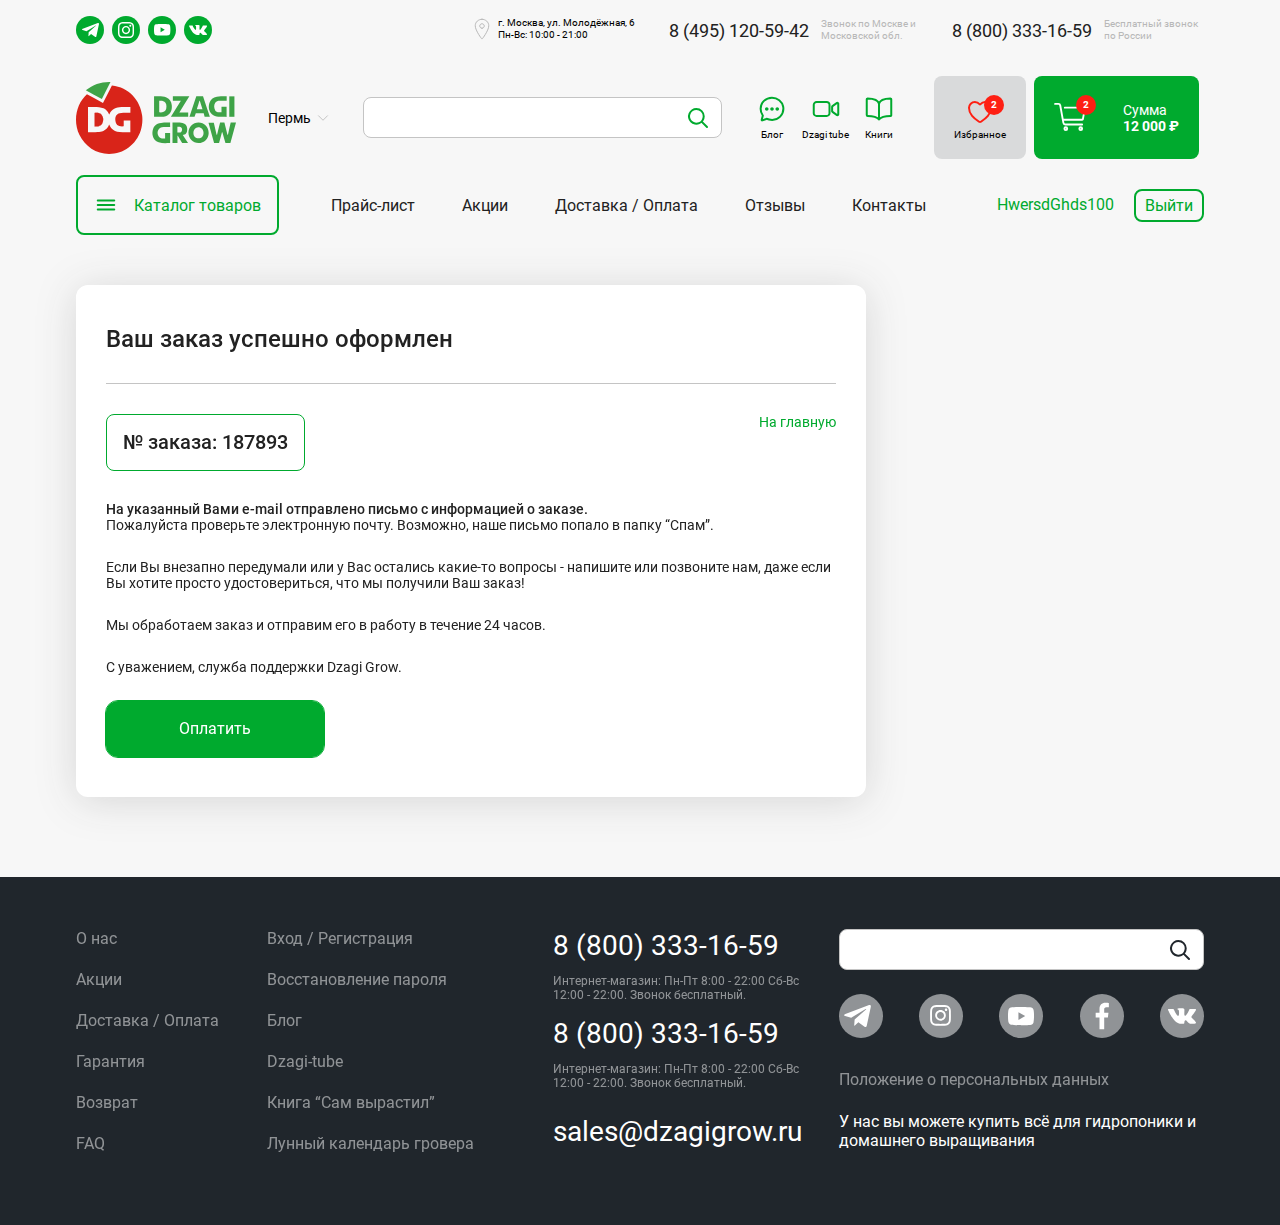
<file: purchase-4.html>
<!DOCTYPE html>
<html lang="ru">

<head>
	<title>Заказ 4</title>
	<meta charset="UTF-8">
	<meta name="format-detection" content="telephone=no">
	<!-- <style>body{opacity: 0;}</style> -->
	<link rel="stylesheet" href="css/style.min.css?_v=20221122155227">
	<link rel="shortcut icon" href="favicon.ico">
	<!-- <meta name="robots" content="noindex, nofollow"> -->
	<meta name="viewport" content="width=device-width, initial-scale=1.0">
</head>

<body>
	<div class="wrapper">
		<header class="header">
			<div class="header__container _container">
				<div class="header__top">
					<div class="header__social">
						<ul class="header__social-list">
							<li class="header__social-item">
								<a class="header__social-link header__social-link-telegram" href="#">
									<svg>
										<use xlink:href="img/sprite.svg#telegram-icon"></use>
									</svg>
								</a>
							</li>
							<li class="header__social-item">
								<a class="header__social-link header__social-link-instagram" href="#">
									<svg>
										<use xlink:href="img/sprite.svg#instagram-icon"></use>
									</svg>
								</a>
							</li>
							<li class="header__social-item">
								<a class="header__social-link header__social-link-youtube" href="#">
									<svg>
										<use xlink:href="img/sprite.svg#youtube-icon"></use>
									</svg>
								</a>
							</li>
							<li class="header__social-item">
								<a class="header__social-link header__social-link-vk" href="#">
									<svg>
										<use xlink:href="img/sprite.svg#vk-icon"></use>
									</svg>
								</a>
							</li>
						</ul>
					</div>
					<div class="header__contacts">
						<div class="header__location">
							<div class="header__location-icon">
								<svg>
									<use xlink:href="img/sprite.svg#location-icon"></use>
								</svg>
							</div>
							<div class="header__location-text text-10">
								г. Москва, ул. Молодёжная, 6 Пн-Вс: 10:00 - 21:00
							</div>
						</div>
						<div class="header__number">
							<a class="header__number-digits text-18" href="tel:84951205942">
								8 (495) 120-59-42
							</a>
							<div class="header__number-text text-secondary text-10">
								Звонок по Москве и Московской обл.
							</div>
						</div>
						<div class="header__number">
							<a class="header__number-digits text-18" href="tel:88003331659">
								8 (800) 333-16-59
							</a>
							<div class="header__number-text text-secondary text-10">
								Бесплатный звонок по России
							</div>
						</div>
					</div>
				</div>
				<div class="header__middle">
					<a href="/" class="header__logo">
						<img src="img/logo.svg" alt="">
					</a>
					<div class="header__city">
						<div class="header__city-title text-14">
							<span>Пермь</span>
							<svg>
								<use xlink:href="img/sprite.svg#arrow-icon"></use>
							</svg>
						</div>
					</div>
					<div class="header__search search">
						<input class="search-input" type="text">
						<svg class="search-icon">
							<use xlink:href="img/sprite.svg#search-icon"></use>
						</svg>
					</div>
					<div class="header__information">
						<div class="header__information-item">
							<div class="header__information-icon">
								<svg>
									<use xlink:href="img/sprite.svg#chat-icon"></use>
								</svg>
							</div>
							<span class="header__information-text text-10">Блог</span>
						</div>
						<div class="header__information-item">
							<div class="header__information-icon">
								<svg>
									<use xlink:href="img/sprite.svg#camera-icon"></use>
								</svg>
							</div>
							<span class="header__information-text text-10">Dzagi tube</span>
						</div>
						<div class="header__information-item">
							<div class="header__information-icon">
								<svg>
									<use xlink:href="img/sprite.svg#book-icon"></use>
								</svg>
							</div>
							<span class="header__information-text text-10">Книги</span>
						</div>
					</div>
					<div class="header__block-with-cards">
						<div class="header__favorite">
							<div class="header__favorite-icon-wrapper">
								<svg>
									<use xlink:href="img/sprite.svg#heart-icon"></use>
								</svg>
								<div class="header__favorite-count text-white text-bold text-10">
									2
								</div>
							</div>
							<span class="header__favorite-text text-10">Избранное</span>
						</div>
						<div class="header__cart">
							<div class="header__cart-icon-wrapper">
								<svg>
									<use xlink:href="img/sprite.svg#cart-icon"></use>
								</svg>
								<div class="header__cart-count text-white text-bold text-10">
									2
								</div>
							</div>
							<div class="header__cart-text-wrapper text-14 text-white">
								<div class="header__cart-text">Сумма</div>
								<div class="header__cart-sum text-bold">12 000 ₽</div>
							</div>
							<div class="header__cart-block">
								<div class="header__cart-list">
									<div class="header__cart-item">
										<div class="header__cart-img-wrapper">
											<picture><source srcset="img/stimulant.webp" type="image/webp"><img src="img/stimulant.png" alt=""></picture>
										</div>
										<div class="header__cart-name text-16">Sensizym Advanced Nutrients 1 л Стимулятор роста
										</div>
										<div class="header__cart-wrapper">
											<div class="header__cart-close">
												<svg>
													<use xlink:href="img/sprite.svg#close-icon"></use>
												</svg>
											</div>
											<div class="header__cart-price text-16 text-bold">2 800 ₽</div>
										</div>
									</div>
									<div class="header__cart-item">
										<div class="header__cart-img-wrapper">
											<picture><source srcset="img/stimulant.webp" type="image/webp"><img src="img/stimulant.png" alt=""></picture>
										</div>
										<div class="header__cart-name text-16">Sensizym Advanced Nutrients 1 л Стимулятор роста
										</div>
										<div class="header__cart-wrapper">
											<div class="header__cart-close">
												<svg>
													<use xlink:href="img/sprite.svg#close-icon"></use>
												</svg>
											</div>
											<div class="header__cart-price text-16 text-bold">2 800 ₽</div>
										</div>
									</div>
								</div>
								<div class="header__cart-bottom">
									<div class="header__cart-sum">
										<span class="header__cart-span text-16">Итог:</span>
										<div class="header__cart-price title-24 text-bold">64 686 ₽</div>
									</div>
									<div class="header__cart-bts-wrapper">
										<button class="btn-cart-success">В корзину</button>
										<button class="header__cart-clear btn-success-transparent">Очистить корзину</button>
									</div>
								</div>
							</div>
						</div>
					</div>
				</div>
				<div class="header__bottom">
					<button class="header__catalog-btn">
						<div class="header__catalog-btn-wrapper">
							<svg class="header__catalog-btn-icon">
								<use xlink:href="img/sprite.svg#burger-icon"></use>
							</svg>
							<svg class="header__catalog-btn-close">
								<use xlink:href="img/sprite.svg#close-icon"></use>
							</svg>
						</div>
						<span class="header__catalog-btn-text text-16 text-success">Каталог товаров</span>
					</button>
					<div class="header__catalog">
						<ul class="header__catalog-list">
							<li class="header__catalog-item">
								<a href="#" class="header__catalog-link">
									<span>Удобрения и стимуляторы</span>
									<svg>
										<use xlink:href="img/sprite.svg#arrow-icon"></use>
									</svg>
								</a>
								<ul class="header__dropdown-list">
									<li class="header__dropdown-item"><a class="header__dropdown-link" href="#">Комплектующие</a></li>
									<li class="header__dropdown-item"><a class="header__dropdown-link" href="#">Приборы</a></li>
									<li class="header__dropdown-item"><a class="header__dropdown-link" href="#">Расходники</a>
									</li>
									<li class="header__dropdown-item"><a class="header__dropdown-link" href="#">Системы</a></li>
								</ul>
							</li>
							<li class="header__catalog-item">
								<a href="#" class="header__catalog-link">
									<span>Субстраты</span>
									<svg>
										<use xlink:href="img/sprite.svg#arrow-icon"></use>
									</svg>
								</a>
								<ul class="header__dropdown-list">
									<li class="header__dropdown-item"><a class="header__dropdown-link" href="#">Комплектующие</a></li>
									<li class="header__dropdown-item"><a class="header__dropdown-link" href="#">Приборы</a></li>
									<li class="header__dropdown-item"><a class="header__dropdown-link" href="#">Расходники</a>
									</li>
									<li class="header__dropdown-item"><a class="header__dropdown-link" href="#">Системы</a></li>
								</ul>
							</li>
							<li class="header__catalog-item">
								<a href="#" class="header__catalog-link">
									<span>Умные горшки</span>
									<svg>
										<use xlink:href="img/sprite.svg#arrow-icon"></use>
									</svg>
								</a>
								<ul class="header__dropdown-list">
									<li class="header__dropdown-item"><a class="header__dropdown-link" href="#">Комплектующие</a></li>
									<li class="header__dropdown-item"><a class="header__dropdown-link" href="#">Приборы</a></li>
									<li class="header__dropdown-item"><a class="header__dropdown-link" href="#">Расходники</a>
									</li>
									<li class="header__dropdown-item"><a class="header__dropdown-link" href="#">Системы</a></li>
								</ul>
							</li>
							<li class="header__catalog-item">
								<a href="#" class="header__catalog-link">
									<span>Гроутенты</span>
									<svg>
										<use xlink:href="img/sprite.svg#arrow-icon"></use>
									</svg>
								</a>
								<ul class="header__dropdown-list">
									<li class="header__dropdown-item"><a class="header__dropdown-link" href="#">Комплектующие</a></li>
									<li class="header__dropdown-item"><a class="header__dropdown-link" href="#">Приборы</a></li>
									<li class="header__dropdown-item"><a class="header__dropdown-link" href="#">Расходники</a>
									</li>
									<li class="header__dropdown-item"><a class="header__dropdown-link" href="#">Системы</a></li>
								</ul>
							</li>
						</ul>
					</div>
					<nav class="header__nav">
						<ul class="header__nav-list">
							<li><a href="#" class="header__nav-link">Прайс-лист</a></li>
							<li><a href="#" class="header__nav-link">Акции</a></li>
							<li><a href="#" class="header__nav-link">Доставка / Оплата</a></li>
							<li><a href="#" class="header__nav-link">Отзывы</a></li>
							<li><a href="#" class="header__nav-link">Контакты</a></li>
						</ul>
					</nav>
					<div class="header__sign">
						<a href="#" class="header__user">HwersdGhds100</a>
						<button class="header__sign-up btn-success-sign-up">Выйти</button>
					</div>
				</div>
			</div>
		</header>
		<main class="page page-purchase">
			<section class="section-purchase purchase">
				<div class="purchase__container _container">
					<div class="purchase-body purchase-success-body">
						<div class="purchase-body__column-left">
							<div class="purchase-body__box">
								<div class="heading-body">
									<h2 class="heading">Ваш заказ успешно оформлен</h2>
								</div>
								<div class="order-number_container">
									<span class="order-number">№ заказа: 187893 </span>
									<a href="/" class="tomain-link">На главную</a>
								</div>
								<p>
									<span class="purchase-body__bold">На указанный Вами e-mail отправлено письмо с
										информацией о заказе.</span> <br>
									Пожалуйста проверьте электронную почту. Возможно, наше письмо попало в папку “Спам”.
								</p>
								<p>
									Если Вы внезапно передумали или у Вас остались какие-то вопросы - напишите или
									позвоните нам, даже если Вы
									хотите просто удостовериться, что мы получили Ваш заказ!
								</p>
								<p>Мы обработаем заказ и отправим его в работу в течение 24 часов.</p>
								<p>С уважением, cлужба поддержки Dzagi Grow.</p>
								<a href="#" class="purchase-body__buy">Оплатить</a>
							</div>
						</div>
					</div>
				</div>
			</section>

			<div class="sign-in-modal modal-style" style="display: none">
				<div class="sign-in-modal__wrapper modal-style__wrapper">
					<div class="modal-style__title title-24">Вход в личный кабинет</div>
					<form action="#" class="form">
						<label class="form__label">
							<span class="form__span text-16">Логин</span>
							<input class="form__input" type="text">
						</label>
						<label class="form__label">
							<span class="form__span text-16">Пароль</span>
							<input class="form__input" type="password">
						</label>
						<div class="form__password-settings">
							<label class="form__checkbox label">
								<input type="checkbox" checked="">
								<span class="form__checkbox-span label__span text-14">Запомнить пароль</span>
							</label>
							<button class="btn-success-transparent text-14">Забыли пароль</button>
						</div>
						<button type="submit" class="form__btn-sing-in btn-big-success">Войти</button>
						<button class="form__btn-register btn-big-success-outline">Зарегистрироваться</button>
					</form>
				</div>
			</div>

			<div class="sign-up-modal modal-style" style="display: none">
				<div class="sign-up-modal__wrapper modal-style__wrapper">
					<div class="modal-style__title title-24">Регистрация</div>
					<form action="#" class="form">
						<label class="form__label">
							<span class="form__span text-16">Логин<span class="form__label-star">*</span></span>
							<input class="form__input" type="text">
						</label>
						<label class="form__label">
							<span class="form__span text-16">Email<span class="form__label-star">*</span></span>
							<input class="form__input" type="email">
						</label>
						<label class="form__label">
							<span class="form__span text-16">Пароль<span class="form__label-star">*</span></span>
							<input class="form__input" type="password">
						</label>
						<label class="form__label">
							<span class="form__span text-16">Повторить пароль<span class="form__label-star">*</span></span>
							<input class="form__input" type="password">
						</label>
						<div class="form__captcha">
							<label class="form__label">
								<span class="form__span text-16">Введите символы с изображения</span>
								<input class="form__input" type="password">
							</label>
							<div class="form__captcha-img">
								<picture><source srcset="img/captcha.webp?_v=1667981078418" type="image/webp"><img src="img/captcha.png?_v=1667981078418" alt=""></picture>
							</div>
							<label class="form__checkbox label">
								<input type="checkbox" checked="">
								<span class="form__checkbox-span label__span text-14">Заполняя форму, Вы принимаете <a class="form__agreement" href="#">пользовательское соглашение</a></span>
							</label>
						</div>
						<button type="submit" class="form__btn-sing-in btn-big-success">Зарегистрироваться</button>
						<button class="form__btn-register btn-big-success-outline">Войти</button>
					</form>
				</div>
			</div>

		</main>
		<footer class="footer">
			<div class="footer__container _container">
				<div class="footer__row">
					<ul class="footer__list">
						<li class="footer__item"><a class="footer__item-link" href="#">О нас</a></li>
						<li class="footer__item"><a class="footer__item-link" href="#">Акции</a></li>
						<li class="footer__item"><a class="footer__item-link" href="#">Доставка / Оплата</a></li>
						<li class="footer__item"><a class="footer__item-link" href="#">Гарантия</a></li>
						<li class="footer__item"><a class="footer__item-link" href="#">Возврат</a></li>
						<li class="footer__item"><a class="footer__item-link" href="#">FAQ</a></li>
					</ul>
					<ul class="footer__list">
						<li class="footer__item"><a class="footer__item-link" href="#">Вход / Регистрация</a></li>
						<li class="footer__item"><a class="footer__item-link" href="#">Восстановление пароля</a></li>
						<li class="footer__item"><a class="footer__item-link" href="#">Блог</a></li>
						<li class="footer__item"><a class="footer__item-link" href="#">Dzagi-tube</a></li>
						<li class="footer__item"><a class="footer__item-link" href="#">Книга “Сам вырастил”</a></li>
						<li class="footer__item"><a class="footer__item-link" href="#">Лунный календарь гровера</a></li>
					</ul>
					<div class="footer__contacts">
						<div class="footer__contacts-item">
							<a href="tel:88003331659" class="footer__contacts-number title-28 text-white">8 (800) 333-16-59</a>
							<p class="footer__contacts-text text-12">Интернет-магазин: Пн-Пт 8:00 - 22:00 Сб-Вс 12:00 - 22:00.
								Звонок
								бесплатный.</p>
						</div>
						<div class="footer__contacts-item">
							<a href="tel:88003331659" class="footer__contacts-number title-28 text-white">8 (800) 333-16-59</a>
							<p class="footer__contacts-text text-12">Интернет-магазин: Пн-Пт 8:00 - 22:00 Сб-Вс 12:00 - 22:00.
								Звонок
								бесплатный.</p>
						</div>
						<div class="footer__contacts-email">
							<a href="mail:sales@dzagigrow.ru" class="title-28 text-white">sales@dzagigrow.ru</a>
						</div>
					</div>
					<div class="footer__search-and-social">
						<div class="footer__search search">
							<input class="search-input" type="text">
							<svg class="search-icon">
								<use xlink:href="img/sprite.svg#search-icon"></use>
							</svg>
						</div>
						<ul class="footer__social-list">
							<li class="footer__social-item">
								<a class="footer__social-link footer__social-link-telegram" href="#">
									<svg>
										<use xlink:href="img/sprite.svg#telegram-icon"></use>
									</svg>
								</a>
							</li>
							<li class="footer__social-item">
								<a class="footer__social-link footer__social-link-instagram" href="#">
									<svg>
										<use xlink:href="img/sprite.svg#instagram-icon"></use>
									</svg>
								</a>
							</li>
							<li class="footer__social-item">
								<a class="footer__social-link footer__social-link-youtube" href="#">
									<svg>
										<use xlink:href="img/sprite.svg#youtube-icon-grey"></use>
									</svg>
								</a>
							</li>
							<li class="footer__social-item">
								<a class="footer__social-link footer__social-link-facebook" href="#">
									<svg>
										<use xlink:href="img/sprite.svg#facebook-icon"></use>
									</svg>
								</a>
							</li>
							<li class="footer__social-item">
								<a class="footer__social-link footer__social-link-vk" href="#">
									<svg>
										<use xlink:href="img/sprite.svg#vk-icon"></use>
									</svg>
								</a>
							</li>
						</ul>
						<div class="footer__info text-16">
							<a href="#" class="privacy-link">Положение о персональных данных</a>
						</div>
						<div class="footer__can-buy text-16 text-white">У нас вы можете купить всё для гидропоники и домашнего
							выращивания</div>
					</div>
				</div>
			</div>
		</footer>
	</div>
	<!-- <div id="popup" aria-hidden="true" class="popup">
	<div class="popup__wrapper">
		<div class="popup__content">
			<button data-close type="button" class="popup__close">Закрыть</button>
			<div class="popup__text">
				Text
			</div>
		</div>
	</div>
</div> -->
	<script src="js/app.min.js?_v=20221122155227"></script>
</body>

</html>
</file>
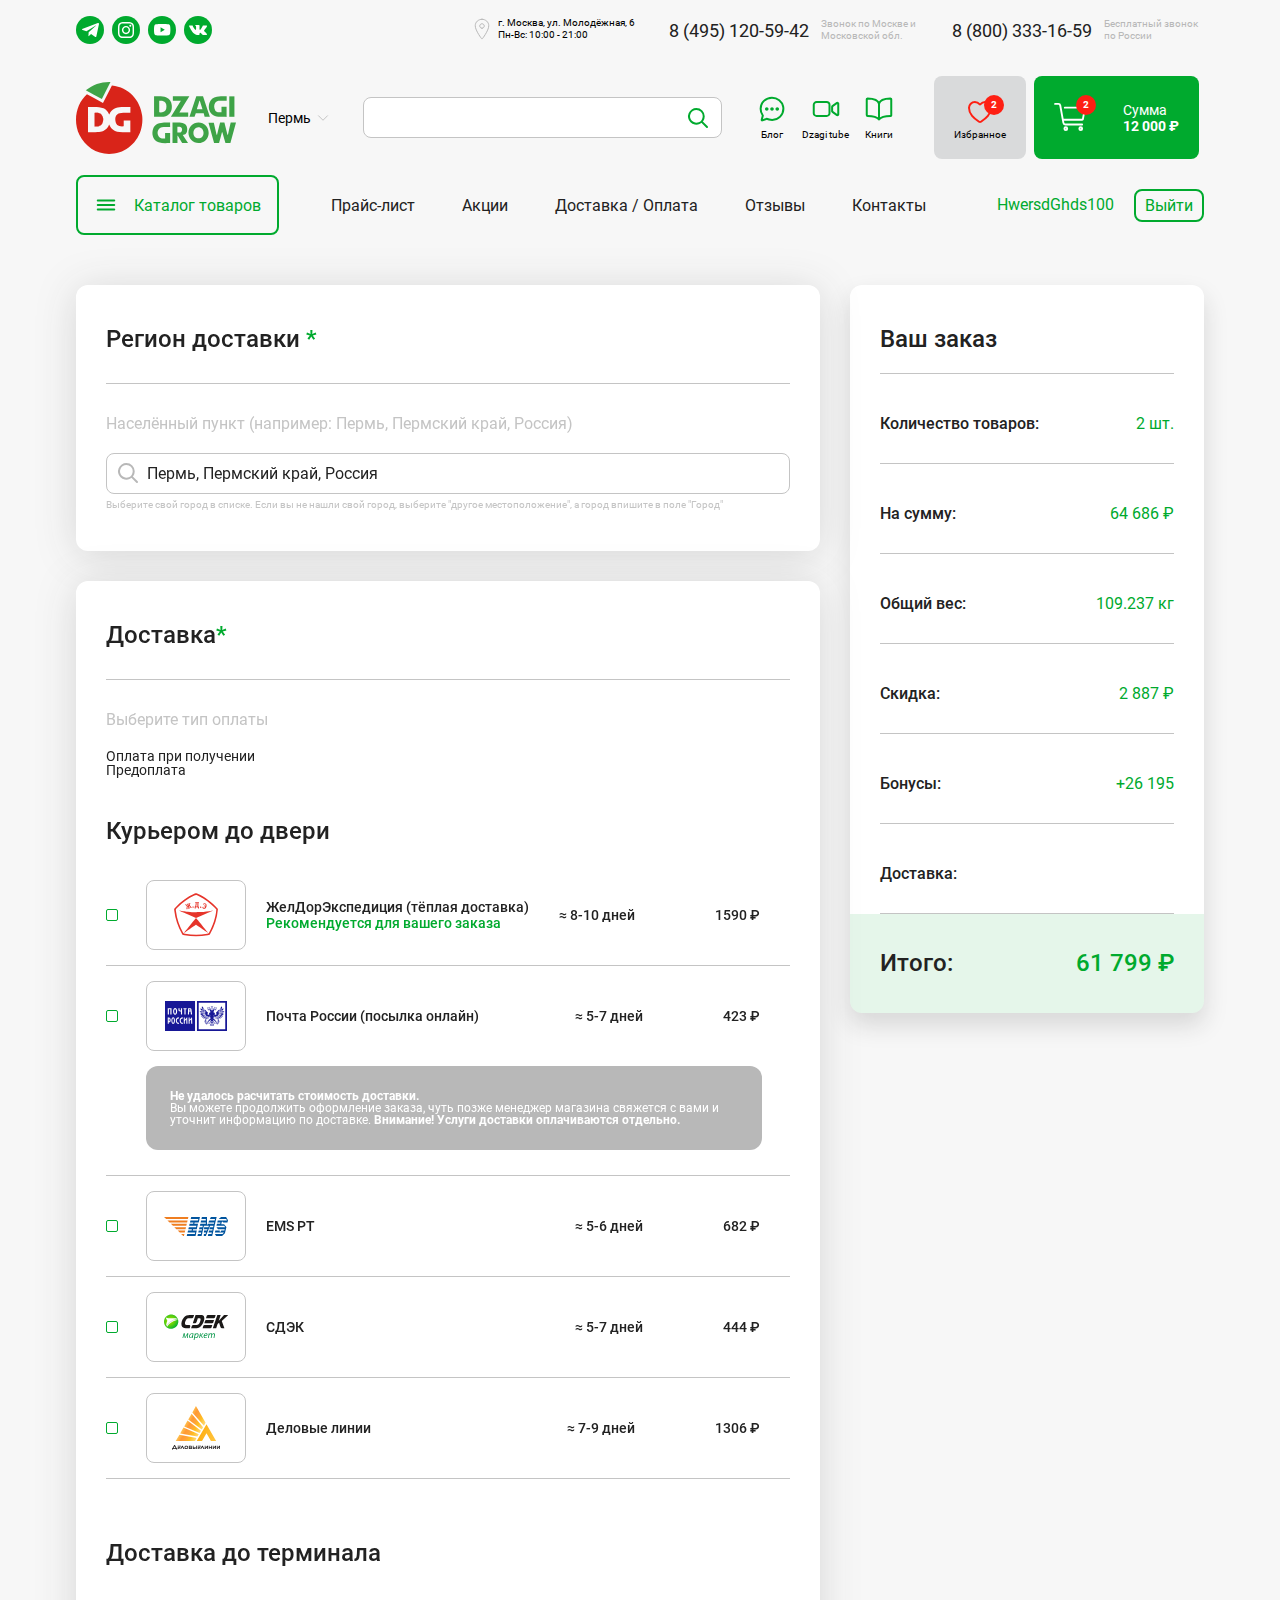
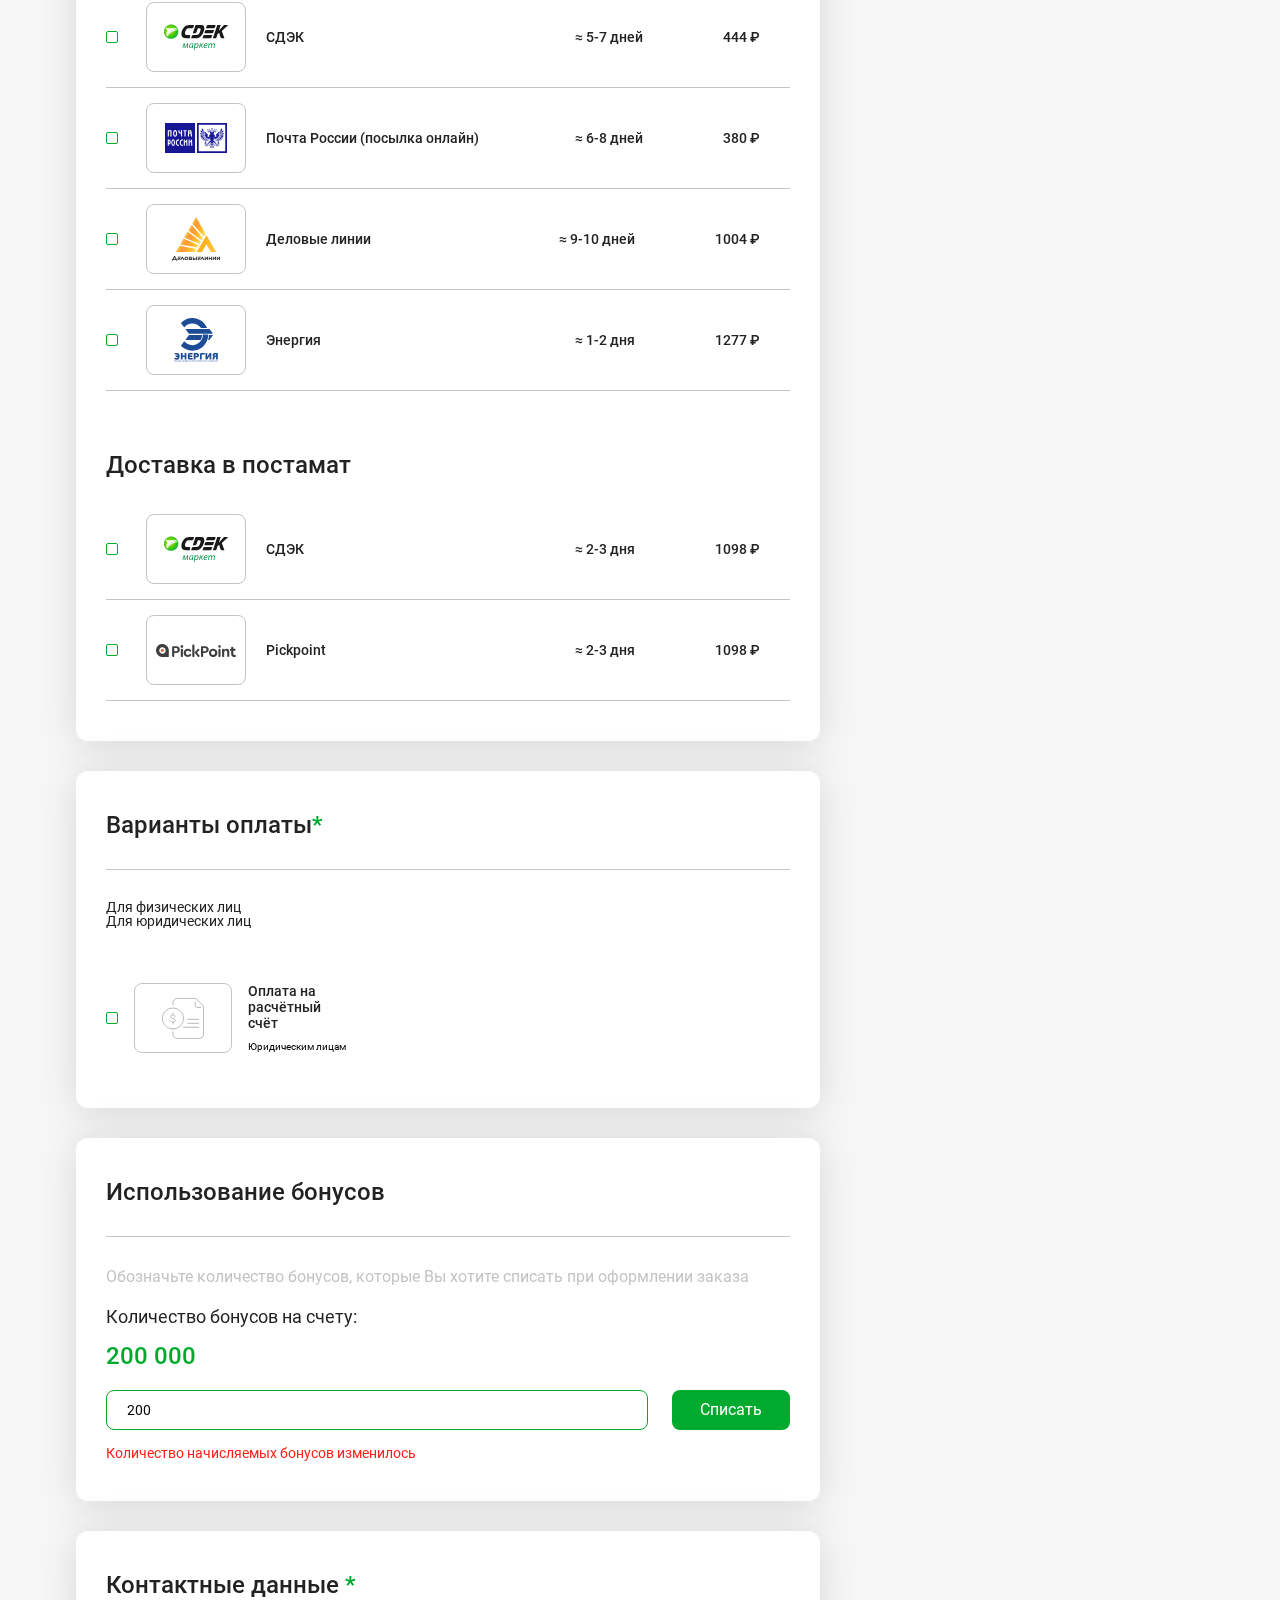
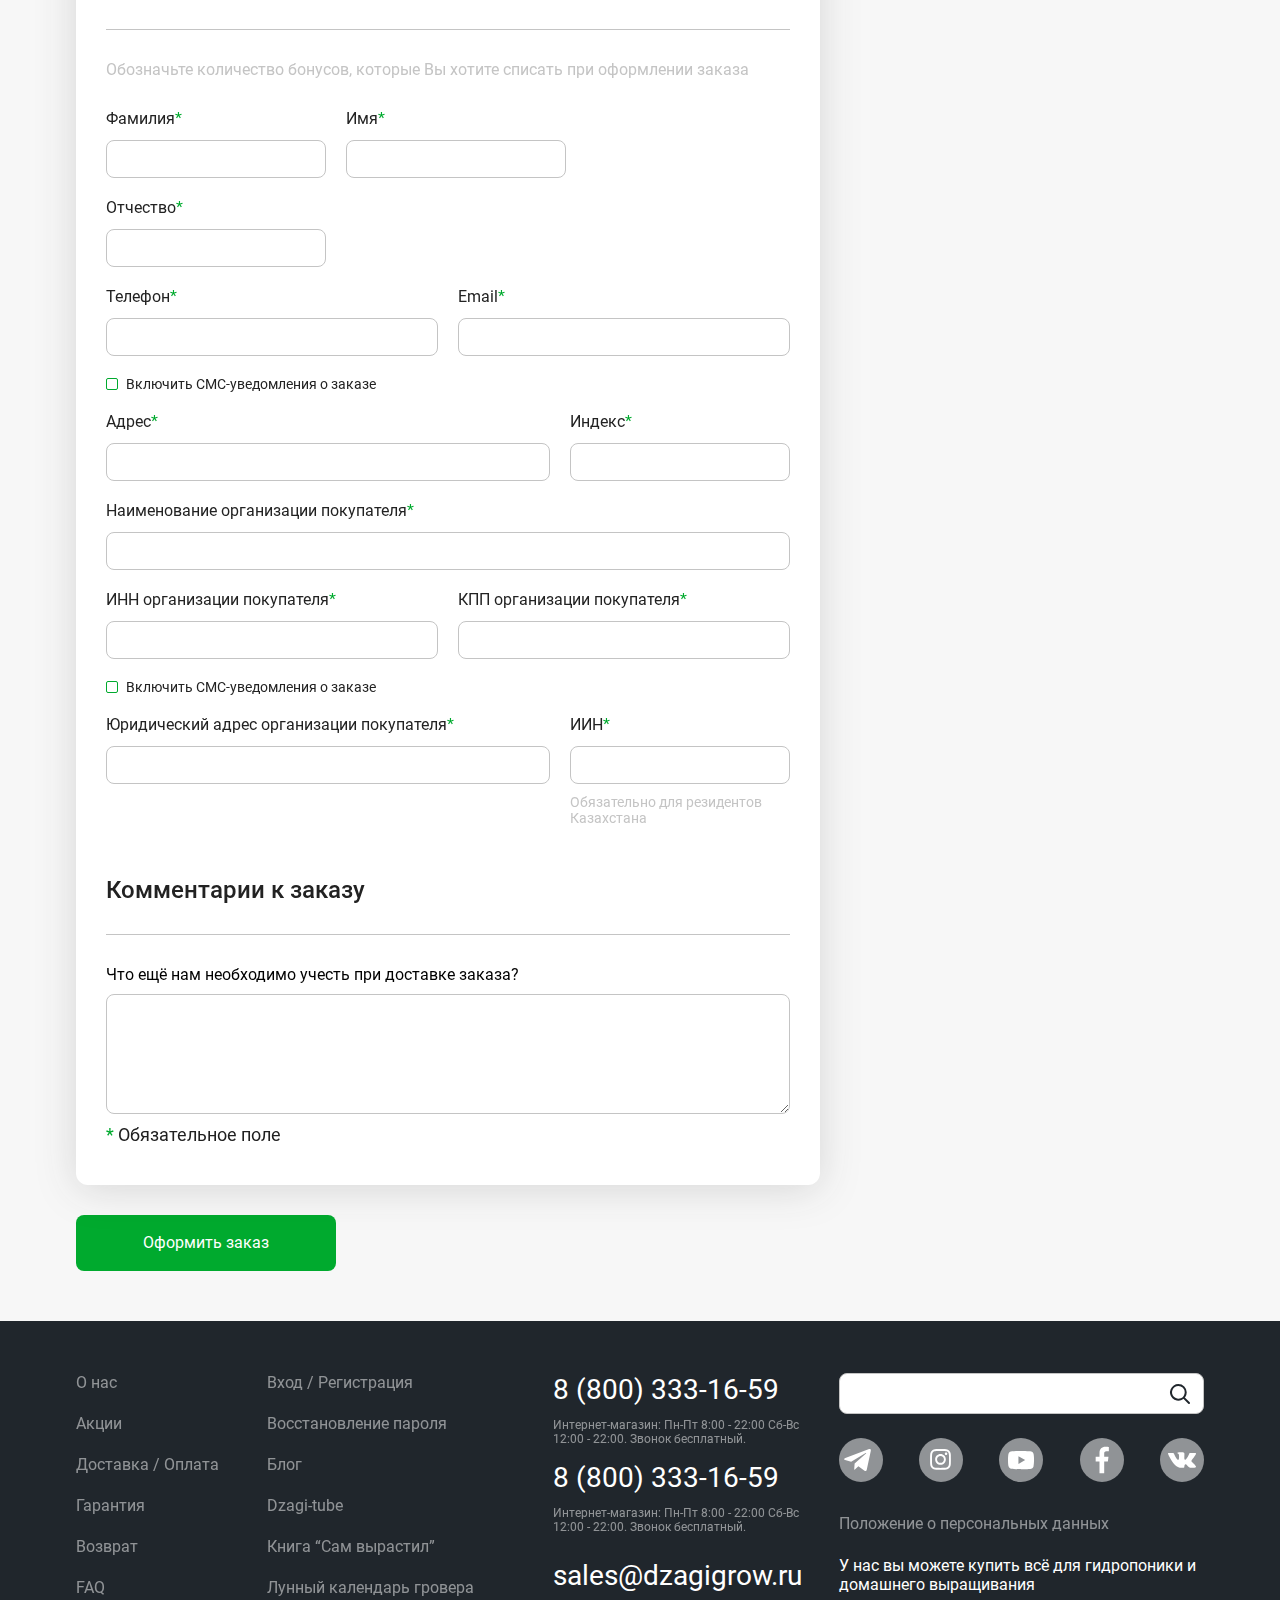
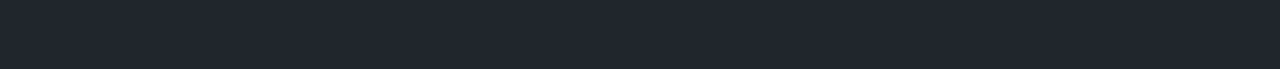
<file: purchase-5.html>
<!DOCTYPE html>
<html lang="ru">

<head>
	<title>Заказ 5</title>
	<meta charset="UTF-8">
	<meta name="format-detection" content="telephone=no">
	<!-- <style>body{opacity: 0;}</style> -->
	<link rel="stylesheet" href="css/style.min.css?_v=20221122155227">
	<link rel="shortcut icon" href="favicon.ico">
	<!-- <meta name="robots" content="noindex, nofollow"> -->
	<meta name="viewport" content="width=device-width, initial-scale=1.0">
</head>

<body>
	<div class="wrapper">
		<header class="header">
			<div class="header__container _container">
				<div class="header__top">
					<div class="header__social">
						<ul class="header__social-list">
							<li class="header__social-item">
								<a class="header__social-link header__social-link-telegram" href="#">
									<svg>
										<use xlink:href="img/sprite.svg#telegram-icon"></use>
									</svg>
								</a>
							</li>
							<li class="header__social-item">
								<a class="header__social-link header__social-link-instagram" href="#">
									<svg>
										<use xlink:href="img/sprite.svg#instagram-icon"></use>
									</svg>
								</a>
							</li>
							<li class="header__social-item">
								<a class="header__social-link header__social-link-youtube" href="#">
									<svg>
										<use xlink:href="img/sprite.svg#youtube-icon"></use>
									</svg>
								</a>
							</li>
							<li class="header__social-item">
								<a class="header__social-link header__social-link-vk" href="#">
									<svg>
										<use xlink:href="img/sprite.svg#vk-icon"></use>
									</svg>
								</a>
							</li>
						</ul>
					</div>
					<div class="header__contacts">
						<div class="header__location">
							<div class="header__location-icon">
								<svg>
									<use xlink:href="img/sprite.svg#location-icon"></use>
								</svg>
							</div>
							<div class="header__location-text text-10">
								г. Москва, ул. Молодёжная, 6 Пн-Вс: 10:00 - 21:00
							</div>
						</div>
						<div class="header__number">
							<a class="header__number-digits text-18" href="tel:84951205942">
								8 (495) 120-59-42
							</a>
							<div class="header__number-text text-secondary text-10">
								Звонок по Москве и Московской обл.
							</div>
						</div>
						<div class="header__number">
							<a class="header__number-digits text-18" href="tel:88003331659">
								8 (800) 333-16-59
							</a>
							<div class="header__number-text text-secondary text-10">
								Бесплатный звонок по России
							</div>
						</div>
					</div>
				</div>
				<div class="header__middle">
					<a href="/" class="header__logo">
						<img src="img/logo.svg" alt="">
					</a>
					<div class="header__city">
						<div class="header__city-title text-14">
							<span>Пермь</span>
							<svg>
								<use xlink:href="img/sprite.svg#arrow-icon"></use>
							</svg>
						</div>
					</div>
					<div class="header__search search">
						<input class="search-input" type="text">
						<svg class="search-icon">
							<use xlink:href="img/sprite.svg#search-icon"></use>
						</svg>
					</div>
					<div class="header__information">
						<div class="header__information-item">
							<div class="header__information-icon">
								<svg>
									<use xlink:href="img/sprite.svg#chat-icon"></use>
								</svg>
							</div>
							<span class="header__information-text text-10">Блог</span>
						</div>
						<div class="header__information-item">
							<div class="header__information-icon">
								<svg>
									<use xlink:href="img/sprite.svg#camera-icon"></use>
								</svg>
							</div>
							<span class="header__information-text text-10">Dzagi tube</span>
						</div>
						<div class="header__information-item">
							<div class="header__information-icon">
								<svg>
									<use xlink:href="img/sprite.svg#book-icon"></use>
								</svg>
							</div>
							<span class="header__information-text text-10">Книги</span>
						</div>
					</div>
					<div class="header__block-with-cards">
						<div class="header__favorite">
							<div class="header__favorite-icon-wrapper">
								<svg>
									<use xlink:href="img/sprite.svg#heart-icon"></use>
								</svg>
								<div class="header__favorite-count text-white text-bold text-10">
									2
								</div>
							</div>
							<span class="header__favorite-text text-10">Избранное</span>
						</div>
						<div class="header__cart">
							<div class="header__cart-icon-wrapper">
								<svg>
									<use xlink:href="img/sprite.svg#cart-icon"></use>
								</svg>
								<div class="header__cart-count text-white text-bold text-10">
									2
								</div>
							</div>
							<div class="header__cart-text-wrapper text-14 text-white">
								<div class="header__cart-text">Сумма</div>
								<div class="header__cart-sum text-bold">12 000 ₽</div>
							</div>
							<div class="header__cart-block">
								<div class="header__cart-list">
									<div class="header__cart-item">
										<div class="header__cart-img-wrapper">
											<picture><source srcset="img/stimulant.webp" type="image/webp"><img src="img/stimulant.png" alt=""></picture>
										</div>
										<div class="header__cart-name text-16">Sensizym Advanced Nutrients 1 л Стимулятор роста
										</div>
										<div class="header__cart-wrapper">
											<div class="header__cart-close">
												<svg>
													<use xlink:href="img/sprite.svg#close-icon"></use>
												</svg>
											</div>
											<div class="header__cart-price text-16 text-bold">2 800 ₽</div>
										</div>
									</div>
									<div class="header__cart-item">
										<div class="header__cart-img-wrapper">
											<picture><source srcset="img/stimulant.webp" type="image/webp"><img src="img/stimulant.png" alt=""></picture>
										</div>
										<div class="header__cart-name text-16">Sensizym Advanced Nutrients 1 л Стимулятор роста
										</div>
										<div class="header__cart-wrapper">
											<div class="header__cart-close">
												<svg>
													<use xlink:href="img/sprite.svg#close-icon"></use>
												</svg>
											</div>
											<div class="header__cart-price text-16 text-bold">2 800 ₽</div>
										</div>
									</div>
								</div>
								<div class="header__cart-bottom">
									<div class="header__cart-sum">
										<span class="header__cart-span text-16">Итог:</span>
										<div class="header__cart-price title-24 text-bold">64 686 ₽</div>
									</div>
									<div class="header__cart-bts-wrapper">
										<button class="btn-cart-success">В корзину</button>
										<button class="header__cart-clear btn-success-transparent">Очистить корзину</button>
									</div>
								</div>
							</div>
						</div>
					</div>
				</div>
				<div class="header__bottom">
					<button class="header__catalog-btn">
						<div class="header__catalog-btn-wrapper">
							<svg class="header__catalog-btn-icon">
								<use xlink:href="img/sprite.svg#burger-icon"></use>
							</svg>
							<svg class="header__catalog-btn-close">
								<use xlink:href="img/sprite.svg#close-icon"></use>
							</svg>
						</div>
						<span class="header__catalog-btn-text text-16 text-success">Каталог товаров</span>
					</button>
					<div class="header__catalog">
						<ul class="header__catalog-list">
							<li class="header__catalog-item">
								<a href="#" class="header__catalog-link">
									<span>Удобрения и стимуляторы</span>
									<svg>
										<use xlink:href="img/sprite.svg#arrow-icon"></use>
									</svg>
								</a>
								<ul class="header__dropdown-list">
									<li class="header__dropdown-item"><a class="header__dropdown-link" href="#">Комплектующие</a></li>
									<li class="header__dropdown-item"><a class="header__dropdown-link" href="#">Приборы</a></li>
									<li class="header__dropdown-item"><a class="header__dropdown-link" href="#">Расходники</a>
									</li>
									<li class="header__dropdown-item"><a class="header__dropdown-link" href="#">Системы</a></li>
								</ul>
							</li>
							<li class="header__catalog-item">
								<a href="#" class="header__catalog-link">
									<span>Субстраты</span>
									<svg>
										<use xlink:href="img/sprite.svg#arrow-icon"></use>
									</svg>
								</a>
								<ul class="header__dropdown-list">
									<li class="header__dropdown-item"><a class="header__dropdown-link" href="#">Комплектующие</a></li>
									<li class="header__dropdown-item"><a class="header__dropdown-link" href="#">Приборы</a></li>
									<li class="header__dropdown-item"><a class="header__dropdown-link" href="#">Расходники</a>
									</li>
									<li class="header__dropdown-item"><a class="header__dropdown-link" href="#">Системы</a></li>
								</ul>
							</li>
							<li class="header__catalog-item">
								<a href="#" class="header__catalog-link">
									<span>Умные горшки</span>
									<svg>
										<use xlink:href="img/sprite.svg#arrow-icon"></use>
									</svg>
								</a>
								<ul class="header__dropdown-list">
									<li class="header__dropdown-item"><a class="header__dropdown-link" href="#">Комплектующие</a></li>
									<li class="header__dropdown-item"><a class="header__dropdown-link" href="#">Приборы</a></li>
									<li class="header__dropdown-item"><a class="header__dropdown-link" href="#">Расходники</a>
									</li>
									<li class="header__dropdown-item"><a class="header__dropdown-link" href="#">Системы</a></li>
								</ul>
							</li>
							<li class="header__catalog-item">
								<a href="#" class="header__catalog-link">
									<span>Гроутенты</span>
									<svg>
										<use xlink:href="img/sprite.svg#arrow-icon"></use>
									</svg>
								</a>
								<ul class="header__dropdown-list">
									<li class="header__dropdown-item"><a class="header__dropdown-link" href="#">Комплектующие</a></li>
									<li class="header__dropdown-item"><a class="header__dropdown-link" href="#">Приборы</a></li>
									<li class="header__dropdown-item"><a class="header__dropdown-link" href="#">Расходники</a>
									</li>
									<li class="header__dropdown-item"><a class="header__dropdown-link" href="#">Системы</a></li>
								</ul>
							</li>
						</ul>
					</div>
					<nav class="header__nav">
						<ul class="header__nav-list">
							<li><a href="#" class="header__nav-link">Прайс-лист</a></li>
							<li><a href="#" class="header__nav-link">Акции</a></li>
							<li><a href="#" class="header__nav-link">Доставка / Оплата</a></li>
							<li><a href="#" class="header__nav-link">Отзывы</a></li>
							<li><a href="#" class="header__nav-link">Контакты</a></li>
						</ul>
					</nav>
					<div class="header__sign">
						<a href="#" class="header__user">HwersdGhds100</a>
						<button class="header__sign-up btn-success-sign-up">Выйти</button>
					</div>
				</div>
			</div>
		</header>
		<main class="page page-purchase">
			<section class="section-purchase purchase">
				<div class="purchase__container _container">
					<div class="purchase-body">
						<div class="purchase-body__column-left">
							<div class="purchase-body__box">
								<div class="heading-body">
									<h2 class="heading">Регион доставки <span class="green">*</span></h2>
								</div>
								<p class="description-text">Населённый пункт (например: Пермь, Пермский край, Россия)
								</p>
								<div class="search-input__wrap">
									<input type="search" placeholder="Пермь, Пермский край, Россия">
									<span class="icon">
										<img src="img/icons/search-outline.svg?_v=1667981078418" alt="">
									</span>
									<span class="description">Выберите свой город в списке. Если вы не нашли свой город,
										выберите "другое
										местоположение", а город впишите в поле "Город"
									</span>
								</div>
							</div>
							<div class="purchase-body__box">
								<div class="heading-body">
									<h2 class="heading">Доставка<span class="green">*</span></h2>
								</div>
								<p class="description-text">Выберите тип оплаты</p>
								<div class="delivery__tabs">
									<ul class="tabs clearfix" data-tabgroup="delivery-tabs">
										<li><a href="#tab1">Оплата при получении</a></li>
										<li><a href="#tab2" class="active">Предоплата</a></li>
									</ul>
									<div id="delivery-tabs" class="tabgroup">
										<div class="tabgroup__body" id="tab1">
											<div class="deliveries__item">
												<h3 class="heading">Курьером до двери</h3>
												<input type="checkbox" id="deliveryCompany-01">
												<label for="deliveryCompany-01">
													<div class="label-content">
														<div class="img-convert">
															<img src="img/jde.svg" alt="">
														</div>
														<h4 class="title">
															ЖелДорЭкспедиция (тёплая доставка)
															<span>Рекомендуется для вашего заказа</span>
														</h4>
														<span class="days">≈ 8-10 дней</span>
														<span class="price">1590 ₽</span>
													</div>
												</label>
												<input type="checkbox" id="deliveryCompany-02">
												<label>
													<label for="deliveryCompany-02">
														<div class="label-content">
															<div class="img-convert">
																<img src="img/pochta_rossii.svg" alt="">
															</div>
															<h4 class="title">Почта России (посылка онлайн)
															</h4>
															<span class="days">≈ 5-7 дней</span>
															<span class="price">423 ₽</span>
														</div>
													</label>
													<div class="delivery__error">
														<span>Не удалось расчитать стоимость доставки.</span> <br>
														Вы можете продолжить оформление заказа, чуть позже менеджер
														магазина свяжется с вами и уточнит информацию по доставке.
														<span>Внимание! Услуги доставки оплачиваются отдельно.</span>
													</div>
												</label>
												<input type="checkbox" id="deliveryCompany-03">
												<label for="deliveryCompany-03">
													<div class="label-content">
														<div class="img-convert">
															<img src="img/ems.svg" alt="">
														</div>
														<h4 class="title">EMS PT
														</h4>
														<span class="days">≈ 5-6 дней</span>
														<span class="price">682 ₽</span>
													</div>
												</label>
												<input type="checkbox" id="deliveryCompany-04">
												<label for="deliveryCompany-04">
													<div class="label-content">
														<div class="img-convert">
															<img src="img/cdek_market.svg" alt="">
														</div>
														<h4 class="title">СДЭК
														</h4>
														<span class="days">≈ 5-7 дней</span>
														<span class="price">444 ₽</span>
													</div>
												</label>
												<input type="checkbox" id="deliveryCompany-05">
												<label for="deliveryCompany-05">
													<div class="label-content">
														<div class="img-convert">
															<img src="img/lines.svg" alt="">
														</div>
														<h4 class="title">Деловые линии
														</h4>
														<span class="days">≈ 7-9 дней</span>
														<span class="price">1306 ₽</span>
													</div>
												</label>
											</div>
											<div class="deliveries__item">
												<h3 class="heading">Доставка до терминала</h3>
												<input type="checkbox" id="deliveryCompany-06">
												<label for="deliveryCompany-06">
													<div class="label-content">
														<div class="img-convert">
															<img src="img/cdek_market.svg?_v=1667981078418" alt="">
														</div>
														<h4 class="title">СДЭК</h4>
														<span class="days">≈ 5-7 дней</span>
														<span class="price">444 ₽</span>
													</div>
												</label>
												<input type="checkbox" id="deliveryCompany-07">
												<label for="deliveryCompany-07">
													<div class="label-content">
														<div class="img-convert">
															<img src="img/pochta_rossii.svg" alt="">
														</div>
														<h4 class="title">Почта России (посылка онлайн)</h4>
														<span class="days">≈ 6-8 дней</span>
														<span class="price">380 ₽</span>
													</div>
												</label>
												<input type="checkbox" id="deliveryCompany-08">
												<label for="deliveryCompany-08">
													<div class="label-content">
														<div class="img-convert">
															<img src="img/lines.svg" alt="">
														</div>
														<h4 class="title">Деловые линии</h4>
														<span class="days">≈ 9-10 дней</span>
														<span class="price">1004 ₽</span>
													</div>
												</label>
												<input type="checkbox" id="deliveryCompany-09">
												<label for="deliveryCompany-09">
													<div class="label-content">
														<div class="img-convert">
															<img src="img/energy.svg" alt="">
														</div>
														<h4 class="title">Энергия</h4>
														<span class="days">≈ 1-2 дня</span>
														<span class="price">1277 ₽</span>
													</div>
												</label>
											</div>
											<div class="deliveries__item">
												<h3 class="heading">Доставка в постамат</h3>
												<input type="checkbox" id="deliveryCompany-10">
												<label for="deliveryCompany-10">
													<div class="label-content">
														<div class="img-convert">
															<img src="img/cdek_market.svg?_v=1667981078418" alt="">
														</div>
														<h4 class="title">СДЭК</h4>
														<span class="days">≈ 2-3 дня</span>
														<span class="price">1098 ₽</span>
													</div>
												</label>
												<input type="checkbox" id="deliveryCompany-11">
												<label for="deliveryCompany-11">
													<div class="label-content">
														<div class="img-convert">
															<img src="img/point.svg" alt="">
														</div>
														<h4 class="title">Pickpoint</h4>
														<span class="days">≈ 2-3 дня</span>
														<span class="price">1098 ₽</span>
													</div>
												</label>
											</div>
										</div>
									</div>
								</div>
							</div>
							<div class="purchase-body__box">
								<div class="heading-body">
									<h2 class="heading">Варианты оплаты<span class="green">*</span></h2>
								</div>
								<div class="delivery__tabs">
									<ul class="tabs clearfix" data-tabgroup="payments-tabs">
										<li><a href="#">Для физических лиц</a></li>
										<li><a href="#" class="active">Для юридических лиц</a></li>
									</ul>
									<div id="payments-tabs" class="tabgroup">
										<div class="tabgroup__body" id="tab4">
											<div class="payments__item">
												<input type="checkbox" id="paymentsTabs-03">
												<label for="paymentsTabs-03">
													<div class="img-convert">
														<svg width="42" height="41" viewBox="0 0 42 41" fill="none" xmlns="http://www.w3.org/2000/svg">
															<g clip-path="url(#clip0_235_3563)">
																<path d="M10.9219 6.8538V4.83204C10.9219 2.38685 12.9376 0.39032 15.4001 0.39032H32.1028C33.2308 0.39032 34.2034 0.788504 35.0006 1.58207L40.4061 6.94353C41.2034 7.73429 41.6077 8.69891 41.6077 9.81775V36.1708C41.6077 38.6132 39.5919 40.6125 37.1295 40.6125H15.4029C12.9376 40.6125 10.9247 38.6132 10.9247 36.1708V33.7957" stroke="#B8B8B8" stroke-miterlimit="22.9256" stroke-linecap="round" stroke-linejoin="round" />
																<path d="M38.5455 9.47562H35.2548C34.1267 9.47562 33.2051 8.56148 33.2051 7.44264V4.17865" stroke="#B8B8B8" stroke-miterlimit="22.9256" stroke-linecap="round" stroke-linejoin="round" />
																<path d="M10.9217 30.9467C16.7379 30.9467 21.4528 26.2702 21.4528 20.5014C21.4528 14.7326 16.7379 10.0561 10.9217 10.0561C5.10556 10.0561 0.390625 14.7326 0.390625 20.5014C0.390625 26.2702 5.10556 30.9467 10.9217 30.9467Z" stroke="#B8B8B8" stroke-miterlimit="22.9256" stroke-linecap="round" stroke-linejoin="round" />
																<path d="M13.2087 18.617C12.8242 16.1354 8.73331 16.2391 8.73331 18.6535C8.73331 21.3286 13.3302 19.7976 13.3302 22.3493C13.3302 24.5337 9.50795 24.9515 8.51562 22.6606" stroke="#B8B8B8" stroke-miterlimit="22.9256" stroke-linecap="round" stroke-linejoin="round" />
																<path d="M11.0996 16.8084V14.9745" stroke="#B8B8B8" stroke-miterlimit="22.9256" stroke-linecap="round" stroke-linejoin="round" />
																<path d="M11.0996 26.0283V24.1944" stroke="#B8B8B8" stroke-miterlimit="22.9256" stroke-linecap="round" stroke-linejoin="round" />
																<path d="M25.8008 21.3174H36.6457" stroke="#B8B8B8" stroke-miterlimit="22.9256" stroke-linecap="round" stroke-linejoin="round" />
																<path d="M25.8008 25.2964H36.6457" stroke="#B8B8B8" stroke-miterlimit="22.9256" stroke-linecap="round" stroke-linejoin="round" />
																<path d="M21.4648 29.2783H36.6466" stroke="#B8B8B8" stroke-miterlimit="22.9256" stroke-linecap="round" stroke-linejoin="round" />
															</g>
															<defs>
																<clipPath id="clip0_235_3563">
																	<rect width="42" height="41" fill="white" />
																</clipPath>
															</defs>
														</svg>
													</div>
													<div class="text-convert">
														<h4 class="title">Оплата на расчётный счёт</h4>
														<p class="text-10">Юридическим лицам</p>
													</div>
												</label>
											</div>
										</div>
									</div>
								</div>
							</div>
							<div class="purchase-body__box">
								<div class="heading-body">
									<h2 class="heading">Использование бонусов</h2>
								</div>
								<p class="description-text">Обозначьте количество бонусов, которые Вы хотите списать при
									оформлении заказа</p>
								<div class="purchase__bonus">
									<span class="title">Количество бонусов на счету:</span>
									<div class="bonus-limit">200 000</div>
									<form action="#" class="purchase__bonus-form">
										<input type="number" value="200" placeholder="200" class="input purchase__bonus-input">
										<input type="submit" class="btn-big-success purchase__bonus-button" value="Списать">
									</form>
									<span class="form-error">Количество начисляемых бонусов изменилось</span>
								</div>
							</div>

							<div class="purchase-body__box">
								<div class="heading-body">
									<h2 class="heading">Контактные данные <span class="green">*</span></h2>
								</div>
								<p class="description-text">Обозначьте количество бонусов, которые Вы хотите списать при
									оформлении заказа</p>
								<div class="purchase__ucontacts">
									<form action="#" id="purchase5">
										<div class="purchase__ucontacts-row">
											<div class="purchase__ucontacts-col3">
												<span class="title">Фамилия<span class="green">*</span></span>
												<input type="text">
											</div>
											<div class="purchase__ucontacts-col3">
												<span class="title">Имя<span class="green">*</span></span>
												<input type="text">
											</div>
											<div class="purchase__ucontacts-col3">
												<span class="title">Отчество<span class="green">*</span></span>
												<input type="text">
											</div>
										</div>
										<div class="purchase__ucontacts-row">
											<div class="purchase__ucontacts-col2">
												<span class="title">Телефон<span class="green">*</span></span>
												<input type="phone">
											</div>
											<div class="purchase__ucontacts-col2">
												<span class="title">Email<span class="green">*</span></span>
												<input type="Email">
											</div>
											<div class="purchase__ucontacts-col checkmark-push-body">
												<input type="checkbox" id="checkmark-push-sms-yuridik">
												<label for="checkmark-push-sms-yuridik" class="checkmark-push">Включить
													СМС-уведомления о
													заказе</label>
											</div>
										</div>
										<div class="purchase__ucontacts-row">
											<div class="purchase__ucontacts-col6">
												<span class="title">Адрес<span class="green">*</span></span>
												<input type="text">
											</div>
											<div class="purchase__ucontacts-col3">
												<span class="title">Индекс<span class="green">*</span></span>
												<input type="text">
											</div>
										</div>
										<div class="purchase__ucontacts-row">
											<div class="purchase__ucontacts-col6">
												<span class="title">Наименование организации покупателя<span class="green">*</span></span>
												<input type="text">
											</div>
										</div>
										<div class="purchase__ucontacts-row">
											<div class="purchase__ucontacts-col2">
												<span class="title">ИНН организации покупателя<span class="green">*</span></span>
												<input type="text">
											</div>
											<div class="purchase__ucontacts-col2">
												<span class="title">КПП организации покупателя<span class="green">*</span></span>
												<input type="text">
											</div>
											<div class="purchase__ucontacts-col checkmark-push-body">
												<input type="checkbox" id="checkmark-push-sms-yuridik">
												<label for="checkmark-push-sms-yuridik" class="checkmark-push">Включить
													СМС-уведомления о
													заказе</label>
											</div>
										</div>
										<div class="purchase__ucontacts-row">
											<div class="purchase__ucontacts-col6">
												<span class="title">Юридический адрес организации покупателя<span class="green">*</span></span>
												<input type="text">
											</div>
											<div class="purchase__ucontacts-col3">
												<span class="title">ИИН<span class="green">*</span></span>
												<input type="text">
												<p class="input-description text-14">Обязательно для резидентов
													Казахстана</p>
											</div>
										</div>
										<div class="heading-body">
											<h2 class="heading">Комментарии к заказу</h2>
										</div>
										<p class="text-16">
											Что ещё нам необходимо учесть при доставке заказа?
										</p>
										<div class="purchase__ucontacts-row">
											<div class="purchase__ucontacts-col">
												<textarea name=""></textarea>
											</div>
										</div>
										<div class="form-description"><span class="green">*</span> Обязательное поле
										</div>
									</form>
								</div>
							</div>
							<div class="purchase-body__footer">
								<button class="btn-big-success" value="Оформить заказ">Оформить заказ</button>
							</div>
						</div>
						<div class="purchase-body__column-right">
							<div class="order__table">
								<h3 class="order__table-title">Ваш заказ</h3>
								<div class="order__table-list">
									<div class="item">
										<span class="title">Количество товаров:</span>
										<span class="number green">2 шт.</span>
									</div>
									<div class="item">
										<span class="title">На сумму:</span>
										<span class="number green">64 686 ₽</span>
									</div>
									<div class="item">
										<span class="title">Общий вес:</span>
										<span class="number green">109.237 кг</span>
									</div>
									<div class="item">
										<span class="title">Скидка:</span>
										<span class="number green">2 887 ₽</span>
									</div>
									<div class="item">
										<span class="title">Бонусы:</span>
										<span class="number green">+26 195</span>
									</div>
									<div class="item">
										<span class="title">Доставка:</span>
										<span class="number green"></span>
									</div>
									<div class="item sum">
										<span class="title">Итого:</span>
										<span class="number green">61 799 ₽</span>
									</div>
								</div>
							</div>
						</div>
					</div>
				</div>
			</section>

			<div class="sign-in-modal modal-style" style="display: none">
				<div class="sign-in-modal__wrapper modal-style__wrapper">
					<div class="modal-style__title title-24">Вход в личный кабинет</div>
					<form action="#" class="form">
						<label class="form__label">
							<span class="form__span text-16">Логин</span>
							<input class="form__input" type="text">
						</label>
						<label class="form__label">
							<span class="form__span text-16">Пароль</span>
							<input class="form__input" type="password">
						</label>
						<div class="form__password-settings">
							<label class="form__checkbox label">
								<input type="checkbox" checked="">
								<span class="form__checkbox-span label__span text-14">Запомнить пароль</span>
							</label>
							<button class="btn-success-transparent text-14">Забыли пароль</button>
						</div>
						<button type="submit" class="form__btn-sing-in btn-big-success">Войти</button>
						<button class="form__btn-register btn-big-success-outline">Зарегистрироваться</button>
					</form>
				</div>
			</div>

			<div class="sign-up-modal modal-style" style="display: none">
				<div class="sign-up-modal__wrapper modal-style__wrapper">
					<div class="modal-style__title title-24">Регистрация</div>
					<form action="#" class="form">
						<label class="form__label">
							<span class="form__span text-16">Логин<span class="form__label-star">*</span></span>
							<input class="form__input" type="text">
						</label>
						<label class="form__label">
							<span class="form__span text-16">Email<span class="form__label-star">*</span></span>
							<input class="form__input" type="email">
						</label>
						<label class="form__label">
							<span class="form__span text-16">Пароль<span class="form__label-star">*</span></span>
							<input class="form__input" type="password">
						</label>
						<label class="form__label">
							<span class="form__span text-16">Повторить пароль<span class="form__label-star">*</span></span>
							<input class="form__input" type="password">
						</label>
						<div class="form__captcha">
							<label class="form__label">
								<span class="form__span text-16">Введите символы с изображения</span>
								<input class="form__input" type="password">
							</label>
							<div class="form__captcha-img">
								<picture><source srcset="img/captcha.webp?_v=1667981078418" type="image/webp"><img src="img/captcha.png?_v=1667981078418" alt=""></picture>
							</div>
							<label class="form__checkbox label">
								<input type="checkbox" checked="">
								<span class="form__checkbox-span label__span text-14">Заполняя форму, Вы принимаете <a class="form__agreement" href="#">пользовательское соглашение</a></span>
							</label>
						</div>
						<button type="submit" class="form__btn-sing-in btn-big-success">Зарегистрироваться</button>
						<button class="form__btn-register btn-big-success-outline">Войти</button>
					</form>
				</div>
			</div>

		</main>
		<footer class="footer">
			<div class="footer__container _container">
				<div class="footer__row">
					<ul class="footer__list">
						<li class="footer__item"><a class="footer__item-link" href="#">О нас</a></li>
						<li class="footer__item"><a class="footer__item-link" href="#">Акции</a></li>
						<li class="footer__item"><a class="footer__item-link" href="#">Доставка / Оплата</a></li>
						<li class="footer__item"><a class="footer__item-link" href="#">Гарантия</a></li>
						<li class="footer__item"><a class="footer__item-link" href="#">Возврат</a></li>
						<li class="footer__item"><a class="footer__item-link" href="#">FAQ</a></li>
					</ul>
					<ul class="footer__list">
						<li class="footer__item"><a class="footer__item-link" href="#">Вход / Регистрация</a></li>
						<li class="footer__item"><a class="footer__item-link" href="#">Восстановление пароля</a></li>
						<li class="footer__item"><a class="footer__item-link" href="#">Блог</a></li>
						<li class="footer__item"><a class="footer__item-link" href="#">Dzagi-tube</a></li>
						<li class="footer__item"><a class="footer__item-link" href="#">Книга “Сам вырастил”</a></li>
						<li class="footer__item"><a class="footer__item-link" href="#">Лунный календарь гровера</a></li>
					</ul>
					<div class="footer__contacts">
						<div class="footer__contacts-item">
							<a href="tel:88003331659" class="footer__contacts-number title-28 text-white">8 (800) 333-16-59</a>
							<p class="footer__contacts-text text-12">Интернет-магазин: Пн-Пт 8:00 - 22:00 Сб-Вс 12:00 - 22:00.
								Звонок
								бесплатный.</p>
						</div>
						<div class="footer__contacts-item">
							<a href="tel:88003331659" class="footer__contacts-number title-28 text-white">8 (800) 333-16-59</a>
							<p class="footer__contacts-text text-12">Интернет-магазин: Пн-Пт 8:00 - 22:00 Сб-Вс 12:00 - 22:00.
								Звонок
								бесплатный.</p>
						</div>
						<div class="footer__contacts-email">
							<a href="mail:sales@dzagigrow.ru" class="title-28 text-white">sales@dzagigrow.ru</a>
						</div>
					</div>
					<div class="footer__search-and-social">
						<div class="footer__search search">
							<input class="search-input" type="text">
							<svg class="search-icon">
								<use xlink:href="img/sprite.svg#search-icon"></use>
							</svg>
						</div>
						<ul class="footer__social-list">
							<li class="footer__social-item">
								<a class="footer__social-link footer__social-link-telegram" href="#">
									<svg>
										<use xlink:href="img/sprite.svg#telegram-icon"></use>
									</svg>
								</a>
							</li>
							<li class="footer__social-item">
								<a class="footer__social-link footer__social-link-instagram" href="#">
									<svg>
										<use xlink:href="img/sprite.svg#instagram-icon"></use>
									</svg>
								</a>
							</li>
							<li class="footer__social-item">
								<a class="footer__social-link footer__social-link-youtube" href="#">
									<svg>
										<use xlink:href="img/sprite.svg#youtube-icon-grey"></use>
									</svg>
								</a>
							</li>
							<li class="footer__social-item">
								<a class="footer__social-link footer__social-link-facebook" href="#">
									<svg>
										<use xlink:href="img/sprite.svg#facebook-icon"></use>
									</svg>
								</a>
							</li>
							<li class="footer__social-item">
								<a class="footer__social-link footer__social-link-vk" href="#">
									<svg>
										<use xlink:href="img/sprite.svg#vk-icon"></use>
									</svg>
								</a>
							</li>
						</ul>
						<div class="footer__info text-16">
							<a href="#" class="privacy-link">Положение о персональных данных</a>
						</div>
						<div class="footer__can-buy text-16 text-white">У нас вы можете купить всё для гидропоники и домашнего
							выращивания</div>
					</div>
				</div>
			</div>
		</footer>
	</div>
	<!-- <div id="popup" aria-hidden="true" class="popup">
	<div class="popup__wrapper">
		<div class="popup__content">
			<button data-close type="button" class="popup__close">Закрыть</button>
			<div class="popup__text">
				Text
			</div>
		</div>
	</div>
</div> -->
	<script src="js/app.min.js?_v=20221122155227"></script>
</body>

</html>
</file>
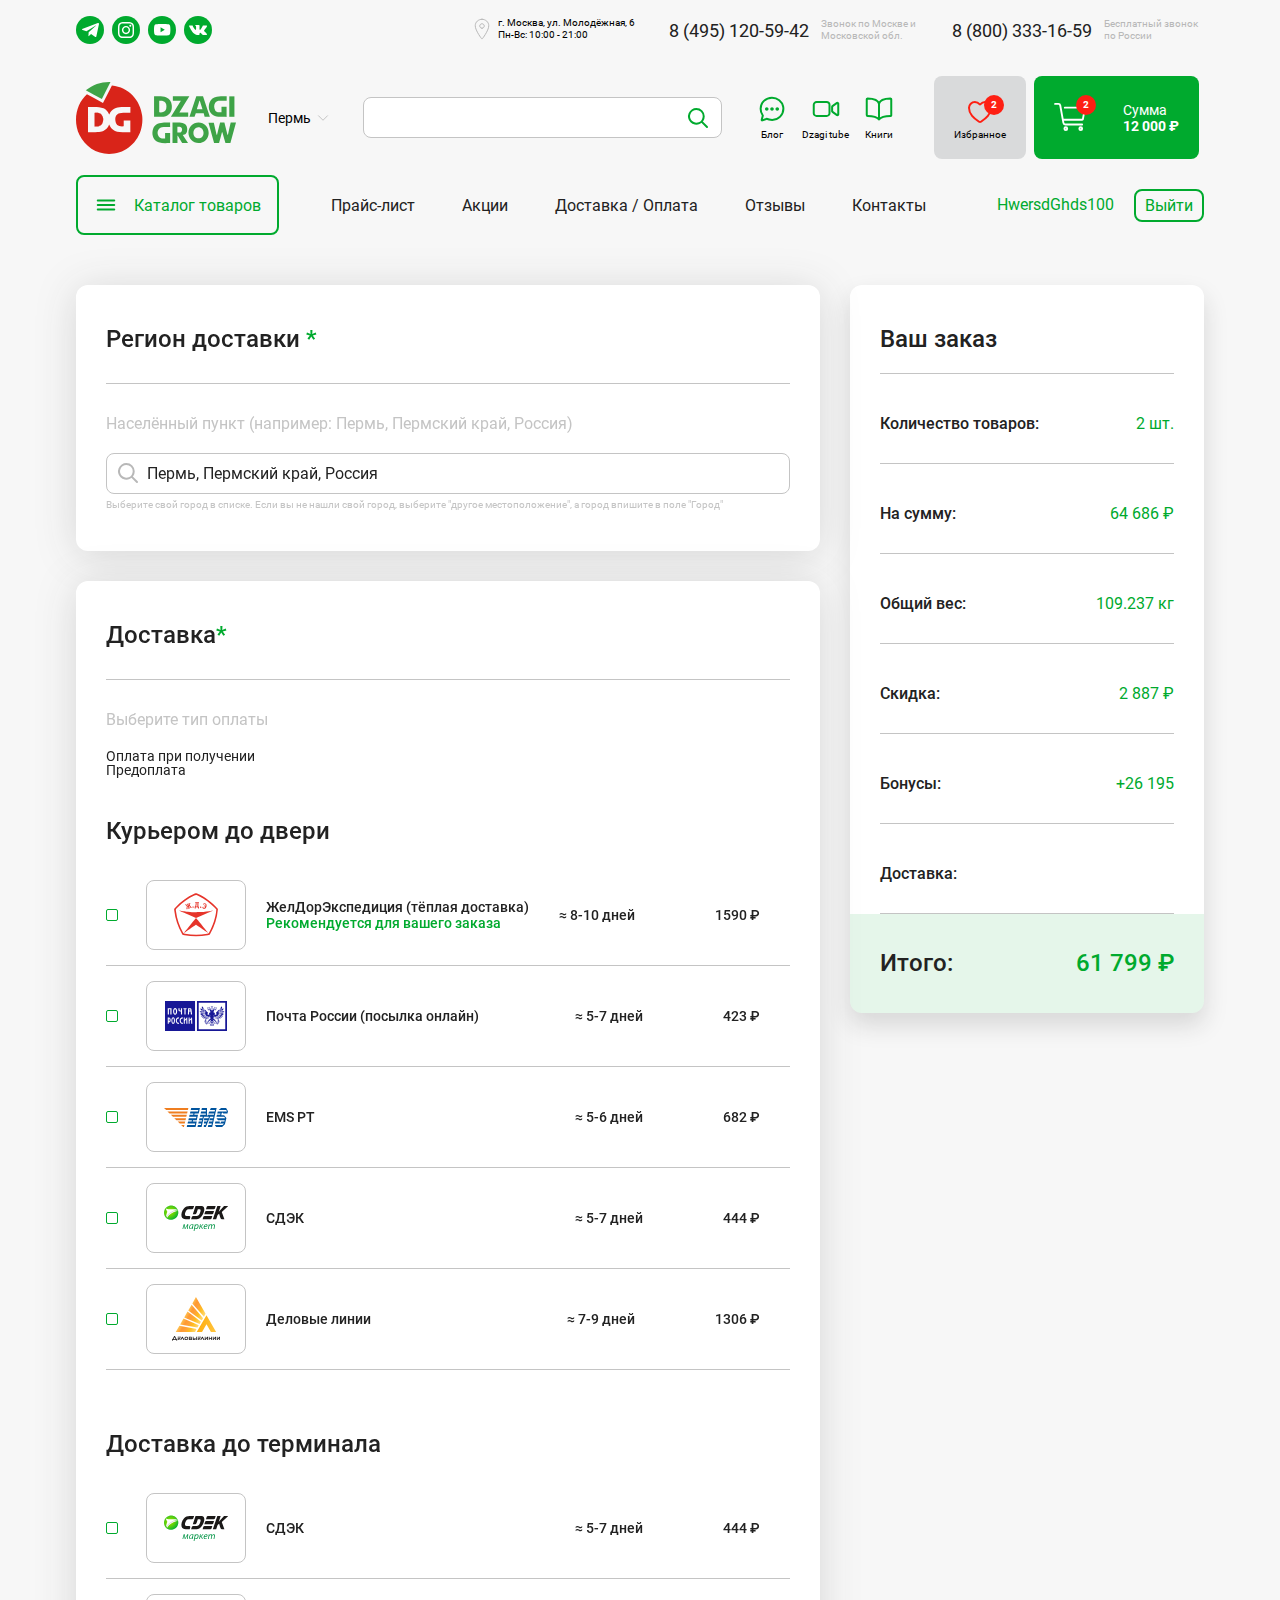
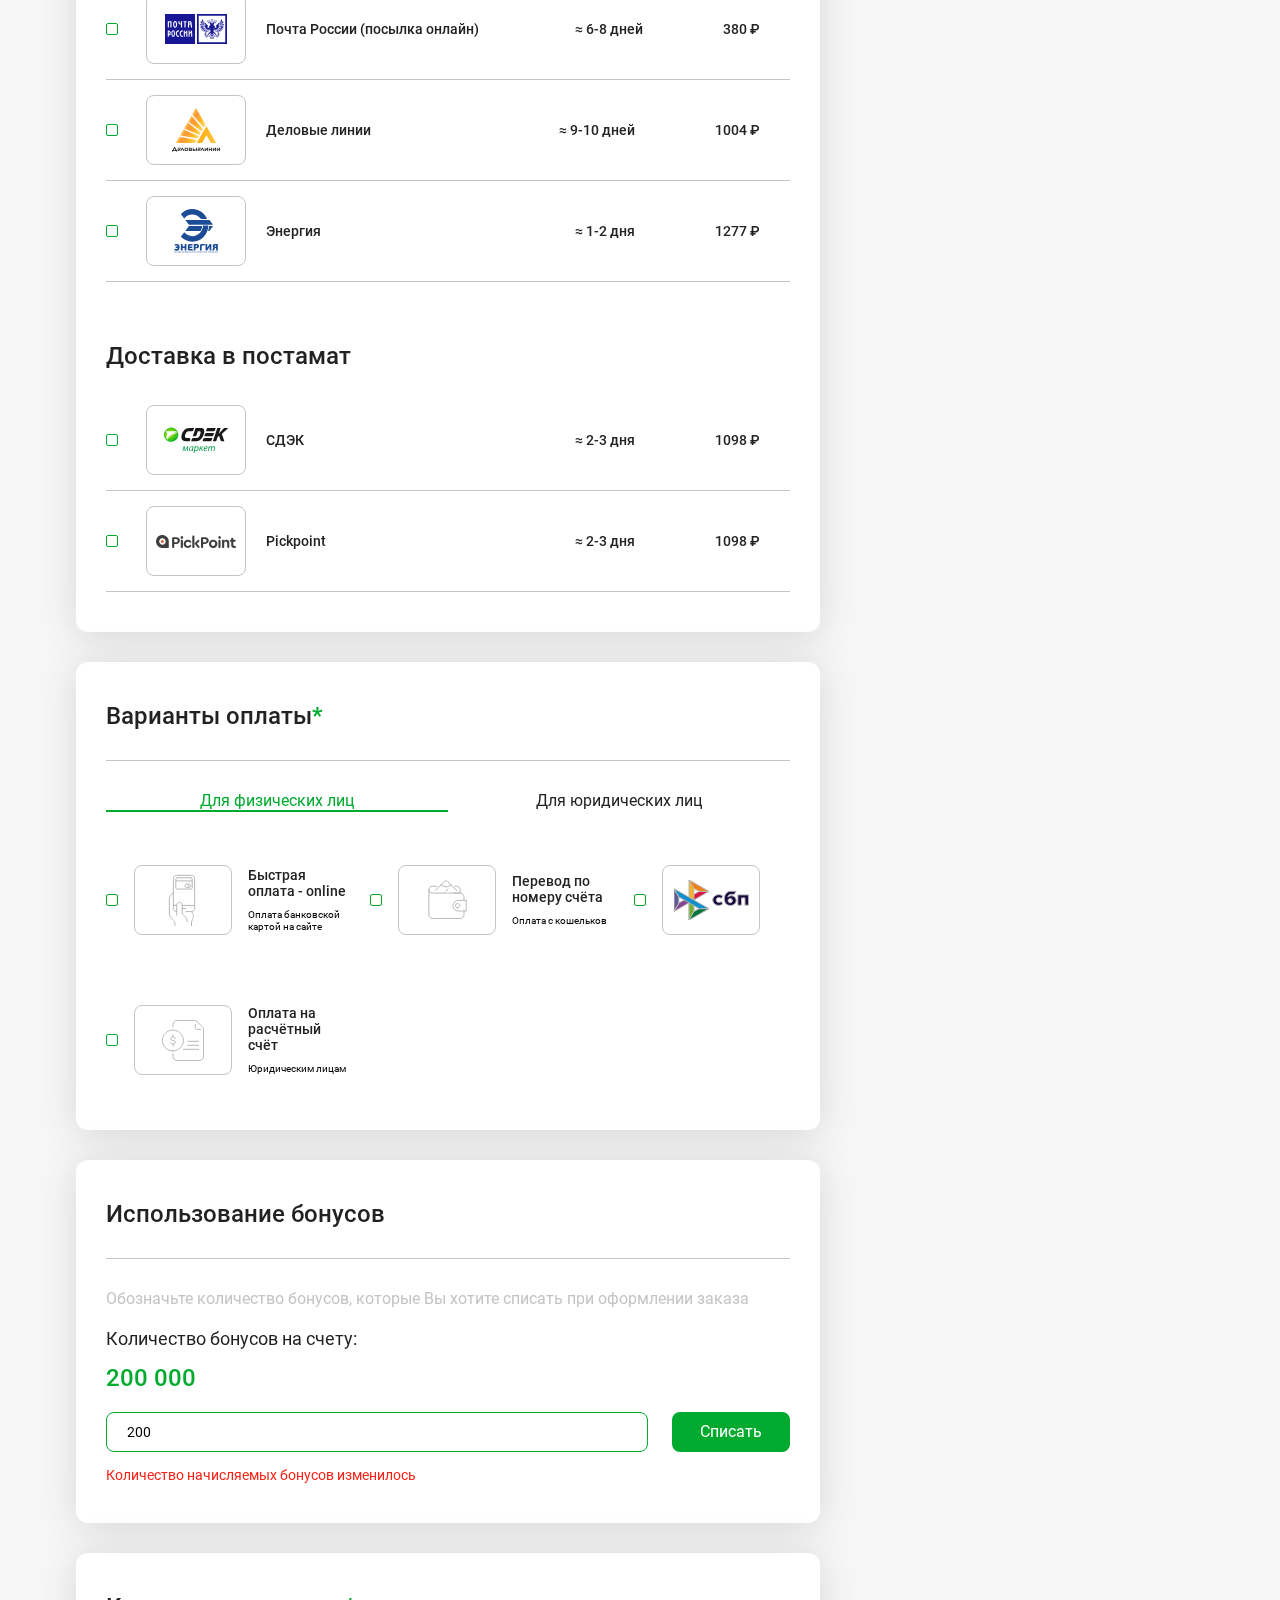
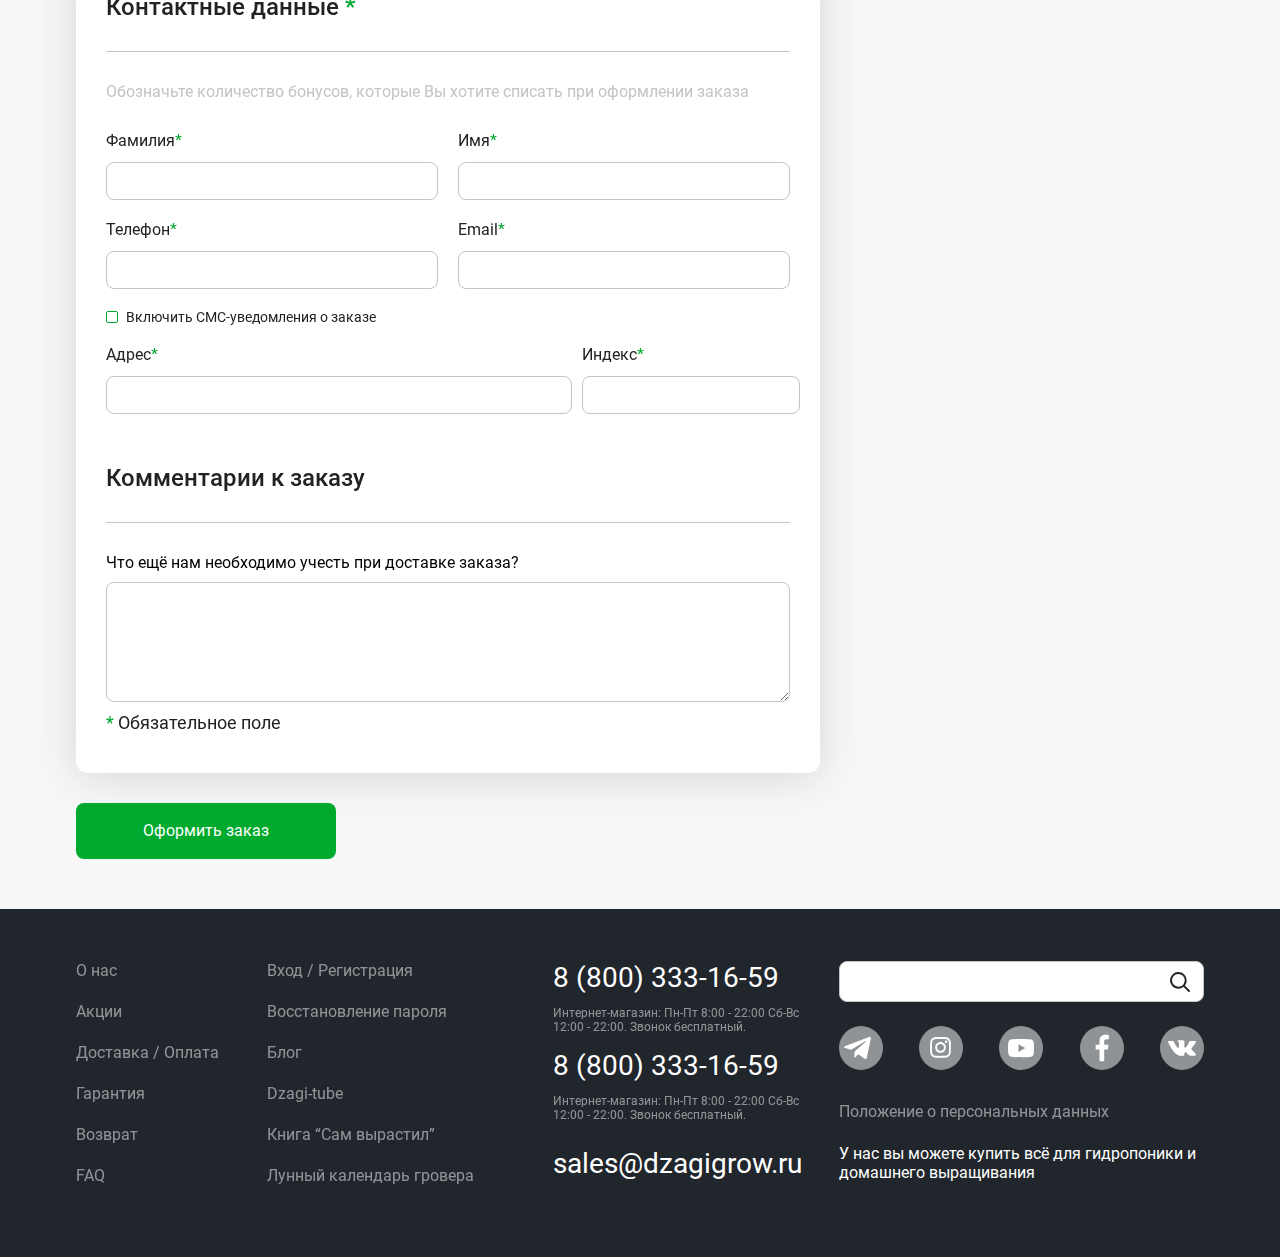
<file: purchase-6.html>
<!DOCTYPE html>
<html lang="ru">

<head>
	<title>Заказ 6</title>
	<meta charset="UTF-8">
	<meta name="format-detection" content="telephone=no">
	<!-- <style>body{opacity: 0;}</style> -->
	<link rel="stylesheet" href="css/style.min.css?_v=20221122155227">
	<link rel="shortcut icon" href="favicon.ico">
	<!-- <meta name="robots" content="noindex, nofollow"> -->
	<meta name="viewport" content="width=device-width, initial-scale=1.0">
</head>

<body>
	<div class="wrapper">
		<header class="header">
			<div class="header__container _container">
				<div class="header__top">
					<div class="header__social">
						<ul class="header__social-list">
							<li class="header__social-item">
								<a class="header__social-link header__social-link-telegram" href="#">
									<svg>
										<use xlink:href="img/sprite.svg#telegram-icon"></use>
									</svg>
								</a>
							</li>
							<li class="header__social-item">
								<a class="header__social-link header__social-link-instagram" href="#">
									<svg>
										<use xlink:href="img/sprite.svg#instagram-icon"></use>
									</svg>
								</a>
							</li>
							<li class="header__social-item">
								<a class="header__social-link header__social-link-youtube" href="#">
									<svg>
										<use xlink:href="img/sprite.svg#youtube-icon"></use>
									</svg>
								</a>
							</li>
							<li class="header__social-item">
								<a class="header__social-link header__social-link-vk" href="#">
									<svg>
										<use xlink:href="img/sprite.svg#vk-icon"></use>
									</svg>
								</a>
							</li>
						</ul>
					</div>
					<div class="header__contacts">
						<div class="header__location">
							<div class="header__location-icon">
								<svg>
									<use xlink:href="img/sprite.svg#location-icon"></use>
								</svg>
							</div>
							<div class="header__location-text text-10">
								г. Москва, ул. Молодёжная, 6 Пн-Вс: 10:00 - 21:00
							</div>
						</div>
						<div class="header__number">
							<a class="header__number-digits text-18" href="tel:84951205942">
								8 (495) 120-59-42
							</a>
							<div class="header__number-text text-secondary text-10">
								Звонок по Москве и Московской обл.
							</div>
						</div>
						<div class="header__number">
							<a class="header__number-digits text-18" href="tel:88003331659">
								8 (800) 333-16-59
							</a>
							<div class="header__number-text text-secondary text-10">
								Бесплатный звонок по России
							</div>
						</div>
					</div>
				</div>
				<div class="header__middle">
					<a href="/" class="header__logo">
						<img src="img/logo.svg" alt="">
					</a>
					<div class="header__city">
						<div class="header__city-title text-14">
							<span>Пермь</span>
							<svg>
								<use xlink:href="img/sprite.svg#arrow-icon"></use>
							</svg>
						</div>
					</div>
					<div class="header__search search">
						<input class="search-input" type="text">
						<svg class="search-icon">
							<use xlink:href="img/sprite.svg#search-icon"></use>
						</svg>
					</div>
					<div class="header__information">
						<div class="header__information-item">
							<div class="header__information-icon">
								<svg>
									<use xlink:href="img/sprite.svg#chat-icon"></use>
								</svg>
							</div>
							<span class="header__information-text text-10">Блог</span>
						</div>
						<div class="header__information-item">
							<div class="header__information-icon">
								<svg>
									<use xlink:href="img/sprite.svg#camera-icon"></use>
								</svg>
							</div>
							<span class="header__information-text text-10">Dzagi tube</span>
						</div>
						<div class="header__information-item">
							<div class="header__information-icon">
								<svg>
									<use xlink:href="img/sprite.svg#book-icon"></use>
								</svg>
							</div>
							<span class="header__information-text text-10">Книги</span>
						</div>
					</div>
					<div class="header__block-with-cards">
						<div class="header__favorite">
							<div class="header__favorite-icon-wrapper">
								<svg>
									<use xlink:href="img/sprite.svg#heart-icon"></use>
								</svg>
								<div class="header__favorite-count text-white text-bold text-10">
									2
								</div>
							</div>
							<span class="header__favorite-text text-10">Избранное</span>
						</div>
						<div class="header__cart">
							<div class="header__cart-icon-wrapper">
								<svg>
									<use xlink:href="img/sprite.svg#cart-icon"></use>
								</svg>
								<div class="header__cart-count text-white text-bold text-10">
									2
								</div>
							</div>
							<div class="header__cart-text-wrapper text-14 text-white">
								<div class="header__cart-text">Сумма</div>
								<div class="header__cart-sum text-bold">12 000 ₽</div>
							</div>
							<div class="header__cart-block">
								<div class="header__cart-list">
									<div class="header__cart-item">
										<div class="header__cart-img-wrapper">
											<picture><source srcset="img/stimulant.webp" type="image/webp"><img src="img/stimulant.png" alt=""></picture>
										</div>
										<div class="header__cart-name text-16">Sensizym Advanced Nutrients 1 л Стимулятор роста
										</div>
										<div class="header__cart-wrapper">
											<div class="header__cart-close">
												<svg>
													<use xlink:href="img/sprite.svg#close-icon"></use>
												</svg>
											</div>
											<div class="header__cart-price text-16 text-bold">2 800 ₽</div>
										</div>
									</div>
									<div class="header__cart-item">
										<div class="header__cart-img-wrapper">
											<picture><source srcset="img/stimulant.webp" type="image/webp"><img src="img/stimulant.png" alt=""></picture>
										</div>
										<div class="header__cart-name text-16">Sensizym Advanced Nutrients 1 л Стимулятор роста
										</div>
										<div class="header__cart-wrapper">
											<div class="header__cart-close">
												<svg>
													<use xlink:href="img/sprite.svg#close-icon"></use>
												</svg>
											</div>
											<div class="header__cart-price text-16 text-bold">2 800 ₽</div>
										</div>
									</div>
								</div>
								<div class="header__cart-bottom">
									<div class="header__cart-sum">
										<span class="header__cart-span text-16">Итог:</span>
										<div class="header__cart-price title-24 text-bold">64 686 ₽</div>
									</div>
									<div class="header__cart-bts-wrapper">
										<button class="btn-cart-success">В корзину</button>
										<button class="header__cart-clear btn-success-transparent">Очистить корзину</button>
									</div>
								</div>
							</div>
						</div>
					</div>
				</div>
				<div class="header__bottom">
					<button class="header__catalog-btn">
						<div class="header__catalog-btn-wrapper">
							<svg class="header__catalog-btn-icon">
								<use xlink:href="img/sprite.svg#burger-icon"></use>
							</svg>
							<svg class="header__catalog-btn-close">
								<use xlink:href="img/sprite.svg#close-icon"></use>
							</svg>
						</div>
						<span class="header__catalog-btn-text text-16 text-success">Каталог товаров</span>
					</button>
					<div class="header__catalog">
						<ul class="header__catalog-list">
							<li class="header__catalog-item">
								<a href="#" class="header__catalog-link">
									<span>Удобрения и стимуляторы</span>
									<svg>
										<use xlink:href="img/sprite.svg#arrow-icon"></use>
									</svg>
								</a>
								<ul class="header__dropdown-list">
									<li class="header__dropdown-item"><a class="header__dropdown-link" href="#">Комплектующие</a></li>
									<li class="header__dropdown-item"><a class="header__dropdown-link" href="#">Приборы</a></li>
									<li class="header__dropdown-item"><a class="header__dropdown-link" href="#">Расходники</a>
									</li>
									<li class="header__dropdown-item"><a class="header__dropdown-link" href="#">Системы</a></li>
								</ul>
							</li>
							<li class="header__catalog-item">
								<a href="#" class="header__catalog-link">
									<span>Субстраты</span>
									<svg>
										<use xlink:href="img/sprite.svg#arrow-icon"></use>
									</svg>
								</a>
								<ul class="header__dropdown-list">
									<li class="header__dropdown-item"><a class="header__dropdown-link" href="#">Комплектующие</a></li>
									<li class="header__dropdown-item"><a class="header__dropdown-link" href="#">Приборы</a></li>
									<li class="header__dropdown-item"><a class="header__dropdown-link" href="#">Расходники</a>
									</li>
									<li class="header__dropdown-item"><a class="header__dropdown-link" href="#">Системы</a></li>
								</ul>
							</li>
							<li class="header__catalog-item">
								<a href="#" class="header__catalog-link">
									<span>Умные горшки</span>
									<svg>
										<use xlink:href="img/sprite.svg#arrow-icon"></use>
									</svg>
								</a>
								<ul class="header__dropdown-list">
									<li class="header__dropdown-item"><a class="header__dropdown-link" href="#">Комплектующие</a></li>
									<li class="header__dropdown-item"><a class="header__dropdown-link" href="#">Приборы</a></li>
									<li class="header__dropdown-item"><a class="header__dropdown-link" href="#">Расходники</a>
									</li>
									<li class="header__dropdown-item"><a class="header__dropdown-link" href="#">Системы</a></li>
								</ul>
							</li>
							<li class="header__catalog-item">
								<a href="#" class="header__catalog-link">
									<span>Гроутенты</span>
									<svg>
										<use xlink:href="img/sprite.svg#arrow-icon"></use>
									</svg>
								</a>
								<ul class="header__dropdown-list">
									<li class="header__dropdown-item"><a class="header__dropdown-link" href="#">Комплектующие</a></li>
									<li class="header__dropdown-item"><a class="header__dropdown-link" href="#">Приборы</a></li>
									<li class="header__dropdown-item"><a class="header__dropdown-link" href="#">Расходники</a>
									</li>
									<li class="header__dropdown-item"><a class="header__dropdown-link" href="#">Системы</a></li>
								</ul>
							</li>
						</ul>
					</div>
					<nav class="header__nav">
						<ul class="header__nav-list">
							<li><a href="#" class="header__nav-link">Прайс-лист</a></li>
							<li><a href="#" class="header__nav-link">Акции</a></li>
							<li><a href="#" class="header__nav-link">Доставка / Оплата</a></li>
							<li><a href="#" class="header__nav-link">Отзывы</a></li>
							<li><a href="#" class="header__nav-link">Контакты</a></li>
						</ul>
					</nav>
					<div class="header__sign">
						<a href="#" class="header__user">HwersdGhds100</a>
						<button class="header__sign-up btn-success-sign-up">Выйти</button>
					</div>
				</div>
			</div>
		</header>
		<main class="page page-purchase">
			<section class="section-purchase purchase">
				<div class="purchase__container _container">
					<div class="purchase-body">
						<div class="purchase-body__column-left">
							<div class="purchase-body__box">
								<div class="heading-body">
									<h2 class="heading">Регион доставки <span class="green">*</span></h2>
								</div>
								<p class="description-text">Населённый пункт (например: Пермь, Пермский край, Россия)
								</p>
								<div class="search-input__wrap">
									<input type="search" placeholder="Пермь, Пермский край, Россия">
									<span class="icon">
										<img src="img/icons/search-outline.svg?_v=1667981078418" alt="">
									</span>
									<span class="description">Выберите свой город в списке. Если вы не нашли свой город,
										выберите "другое
										местоположение", а город впишите в поле "Город"
									</span>
								</div>
							</div>
							<div class="purchase-body__box">
								<div class="heading-body">
									<h2 class="heading">Доставка<span class="green">*</span></h2>
								</div>
								<p class="description-text">Выберите тип оплаты</p>
								<div class="delivery__tabs">
									<ul class="tabs clearfix" data-tabgroup="delivery-tabs">
										<li><a href="#tab1">Оплата при получении</a></li>
										<li><a href="#tab2" class="active">Предоплата</a></li>
									</ul>
									<div id="delivery-tabs" class="tabgroup">
										<div class="tabgroup__body" id="tab1">
											<div class="deliveries__item">
												<h3 class="heading">Курьером до двери</h3>
												<input type="checkbox" id="deliveryCompany-01">
												<label for="deliveryCompany-01">
													<div class="label-content">
														<div class="img-convert">
															<img src="img/jde.svg" alt="">
														</div>
														<h4 class="title">
															ЖелДорЭкспедиция (тёплая доставка)
															<span>Рекомендуется для вашего заказа</span>
														</h4>
														<span class="days">≈ 8-10 дней</span>
														<span class="price">1590 ₽</span>
													</div>
												</label>
												<input type="checkbox" id="deliveryCompany-02">
												<label for="deliveryCompany-02">
													<div class="label-content">
														<div class="img-convert">
															<img src="img/pochta_rossii.svg" alt="">
														</div>
														<h4 class="title">Почта России (посылка онлайн)
														</h4>
														<span class="days">≈ 5-7 дней</span>
														<span class="price">423 ₽</span>
													</div>
												</label>
												<input type="checkbox" id="deliveryCompany-03">
												<label for="deliveryCompany-03">
													<div class="label-content">
														<div class="img-convert">
															<img src="img/ems.svg" alt="">
														</div>
														<h4 class="title">EMS PT
														</h4>
														<span class="days">≈ 5-6 дней</span>
														<span class="price">682 ₽</span>
													</div>
												</label>
												<input type="checkbox" id="deliveryCompany-04">
												<label for="deliveryCompany-04">
													<div class="label-content">
														<div class="img-convert">
															<img src="img/cdek_market.svg" alt="">
														</div>
														<h4 class="title">СДЭК
														</h4>
														<span class="days">≈ 5-7 дней</span>
														<span class="price">444 ₽</span>
													</div>
												</label>
												<input type="checkbox" id="deliveryCompany-05">
												<label for="deliveryCompany-05">
													<div class="label-content">
														<div class="img-convert">
															<img src="img/lines.svg" alt="">
														</div>
														<h4 class="title">Деловые линии
														</h4>
														<span class="days">≈ 7-9 дней</span>
														<span class="price">1306 ₽</span>
													</div>
												</label>
											</div>
											<div class="deliveries__item">
												<h3 class="heading">Доставка до терминала</h3>
												<input type="checkbox" id="deliveryCompany-06">
												<label for="deliveryCompany-06">
													<div class="label-content">
														<div class="img-convert">
															<img src="img/cdek_market.svg?_v=1667981078418" alt="">
														</div>
														<h4 class="title">СДЭК</h4>
														<span class="days">≈ 5-7 дней</span>
														<span class="price">444 ₽</span>
													</div>
												</label>
												<input type="checkbox" id="deliveryCompany-07">
												<label for="deliveryCompany-07">
													<div class="label-content">
														<div class="img-convert">
															<img src="img/pochta_rossii.svg" alt="">
														</div>
														<h4 class="title">Почта России (посылка онлайн)</h4>
														<span class="days">≈ 6-8 дней</span>
														<span class="price">380 ₽</span>
													</div>
												</label>
												<input type="checkbox" id="deliveryCompany-08">
												<label for="deliveryCompany-08">
													<div class="label-content">
														<div class="img-convert">
															<img src="img/lines.svg" alt="">
														</div>
														<h4 class="title">Деловые линии</h4>
														<span class="days">≈ 9-10 дней</span>
														<span class="price">1004 ₽</span>
													</div>
												</label>
												<input type="checkbox" id="deliveryCompany-09">
												<label for="deliveryCompany-09">
													<div class="label-content">
														<div class="img-convert">
															<img src="img/energy.svg" alt="">
														</div>
														<h4 class="title">Энергия</h4>
														<span class="days">≈ 1-2 дня</span>
														<span class="price">1277 ₽</span>
													</div>
												</label>
											</div>
											<div class="deliveries__item">
												<h3 class="heading">Доставка в постамат</h3>
												<input type="checkbox" id="deliveryCompany-10">
												<label for="deliveryCompany-10">
													<div class="label-content">
														<div class="img-convert">
															<img src="img/cdek_market.svg?_v=1667981078418" alt="">
														</div>
														<h4 class="title">СДЭК</h4>
														<span class="days">≈ 2-3 дня</span>
														<span class="price">1098 ₽</span>
													</div>
												</label>
												<input type="checkbox" id="deliveryCompany-11">
												<label for="deliveryCompany-11">
													<div class="label-content">
														<div class="img-convert">
															<img src="img/point.svg" alt="">
														</div>
														<h4 class="title">Pickpoint</h4>
														<span class="days">≈ 2-3 дня</span>
														<span class="price">1098 ₽</span>
													</div>
												</label>
											</div>
										</div>
									</div>
								</div>
							</div>
							<div class="purchase-body__box purchase-body__box-pay">
								<div class="heading-body">
									<h2 class="heading">Варианты оплаты<span class="green">*</span></h2>
								</div>
								<div class="delivery__tabs">
									<div data-tabs class="tabs">
										<nav data-tabs-titles class="tabs__navigation">
											<button type="button" class="tabs__title _tab-active">Для физических
												лиц</button>
											<button type="button" class="tabs__title">Для юридических лиц</button>
										</nav>
										<div data-tabs-body class="tabs__content">
											<div class="tabs__body">
												<div id="payments-tabs" class="tabgroup">
													<div class="tabgroup__body" id="tab4">
														<div class="payments__item">
															<input type="checkbox" id="paymentsTabs-03">
															<label for="paymentsTabs-03">
																<div class="img-convert">
																	<svg width="32" height="56" viewBox="0 0 32 56" fill="none" xmlns="http://www.w3.org/2000/svg">
																		<path d="M9.68886 39.5789H9.58566C7.83523 39.5789 6.40234 38.1503 6.40234 36.4051V6.5182C6.40234 4.77295 7.83523 3.3443 9.58566 3.3443H24.4702C26.2207 3.3443 27.6536 4.77295 27.6536 6.5182V36.4051C27.6536 38.1503 26.2207 39.5789 24.4702 39.5789H19" stroke="#B8B8B8" stroke-miterlimit="22.9256" stroke-linecap="round" stroke-linejoin="round" />
																		<path d="M15.2339 33.437H27.6496M6.40234 33.437H9.68489H6.40234Z" stroke="#B8B8B8" stroke-miterlimit="22.9256" stroke-linecap="round" stroke-linejoin="round" />
																		<path d="M15.3848 36.5079H18.6713" stroke="#B8B8B8" stroke-miterlimit="22.9256" stroke-linecap="round" stroke-linejoin="round" />
																		<path d="M9.68945 43.0576V33.1283C9.68945 31.6086 10.9358 30.366 12.46 30.366C13.9842 30.366 15.2305 31.6086 15.2305 33.1283V39.8718C15.2305 41.5577 16.0164 43.0061 17.4334 43.9243C19.2632 45.1115 20.3587 47.2604 20.1047 49.5558" stroke="#B8B8B8" stroke-miterlimit="22.9256" stroke-linecap="round" stroke-linejoin="round" />
																		<path d="M24.4707 39.579C26.6776 41.815 26.9753 45.2184 25.3638 47.767C24.7525 48.7326 24.4707 49.7141 24.4707 50.8578V53.6518" stroke="#B8B8B8" stroke-miterlimit="22.9256" stroke-linecap="round" stroke-linejoin="round" />
																		<path d="M8.04551 53.5489V52.1835C8.04551 50.6995 7.55729 49.4212 6.56102 48.3131L3.83019 45.2738C2.83789 44.1657 2.3457 42.8874 2.3457 41.4034V27.1446C2.3457 25.6684 2.82995 24.3981 3.81432 23.2939L6.40225 20.3892" stroke="#B8B8B8" stroke-miterlimit="22.9256" stroke-linecap="round" stroke-linejoin="round" />
																		<path d="M24.1017 5.73859H9.95141C9.33104 5.73859 8.82812 6.29317 8.82812 6.97728V15.846C8.82812 16.5301 9.33104 17.0847 9.95141 17.0847H24.1017C24.7221 17.0847 25.225 16.5301 25.225 15.846V6.97728C25.225 6.29317 24.7221 5.73859 24.1017 5.73859Z" stroke="#B8B8B8" stroke-miterlimit="22.9256" stroke-linecap="round" stroke-linejoin="round" />
																		<path d="M8.82812 8.8927H25.225" stroke="#B8B8B8" stroke-miterlimit="22.9256" stroke-linecap="round" stroke-linejoin="round" />
																		<path d="M19.8868 15.6362C20.9106 15.6362 21.7405 14.8088 21.7405 13.7881C21.7405 12.7674 20.9106 11.9399 19.8868 11.9399C18.8631 11.9399 18.0332 12.7674 18.0332 13.7881C18.0332 14.8088 18.8631 15.6362 19.8868 15.6362Z" stroke="#B8B8B8" stroke-miterlimit="22.9256" stroke-linecap="round" stroke-linejoin="round" />
																		<path d="M20.8984 12.2407C22.1091 11.4532 23.7602 12.308 23.7602 13.7881C23.7602 15.2682 22.1091 16.123 20.8984 15.3355" stroke="#B8B8B8" stroke-miterlimit="22.9256" stroke-linecap="round" stroke-linejoin="round" />
																	</svg>

																</div>
																<div class="text-convert">
																	<h4 class="title">Быстрая оплата - online</h4>
																	<p class="text-10">Оплата банковской картой на сайте
																	</p>
																</div>
															</label>
														</div>
														<div class="payments__item">
															<input type="checkbox" id="paymentsTabs-04">
															<label for="paymentsTabs-04">
																<div class="img-convert">
																	<svg width="41" height="42" viewBox="0 0 41 42" fill="none" xmlns="http://www.w3.org/2000/svg">
																		<path d="M9.94979 7.2113H5.46972C3.50478 7.2113 1.89844 8.75681 1.89844 10.6444C1.89844 12.532 3.50478 14.0775 5.46972 14.0775H33.2024V10.9622C33.2024 8.89753 31.4978 7.2113 29.4052 7.2113H27.9732" stroke="#00AA2E" stroke-miterlimit="22.9256" stroke-linecap="round" stroke-linejoin="round" />
																		<path d="M1.89844 10.6808V35.8747C1.89844 37.8594 3.53671 39.4801 5.54832 39.4801H33.3523C35.3614 39.4801 37.0021 37.8618 37.0021 35.8747V32.0025M37.0021 21.3974V17.8236C37.0021 15.7589 35.2976 14.0726 33.2049 14.0726H26.9048" stroke="#00AA2E" stroke-miterlimit="22.9256" stroke-linecap="round" stroke-linejoin="round" />
																		<path fill-rule="evenodd" clip-rule="evenodd" d="M39.16 21.3998H31.3199C28.3675 21.3998 25.9531 23.7848 25.9531 26.7011C25.9531 29.6175 28.3675 32.0024 31.3199 32.0024H39.16V21.3974V21.3998Z" stroke="#00AA2E" stroke-miterlimit="22.9256" stroke-linecap="round" stroke-linejoin="round" />
																		<path d="M30.6148 28.8775C31.8302 28.8775 32.8155 27.9042 32.8155 26.7036C32.8155 25.503 31.8302 24.5297 30.6148 24.5297C29.3994 24.5297 28.4141 25.503 28.4141 26.7036C28.4141 27.9042 29.3994 28.8775 30.6148 28.8775Z" stroke="#00AA2E" stroke-miterlimit="22.9256" stroke-linecap="round" stroke-linejoin="round" />
																		<path d="M8.21094 11.5688L17.3577 2.53355C18.2444 1.65768 19.6911 1.65768 20.5778 2.53355L29.7246 11.5688" stroke="#00AA2E" stroke-miterlimit="22.9256" stroke-linecap="round" stroke-linejoin="round" />
																		<path d="M13.8008 6.04431C16.8415 8.37349 21.0932 8.37349 24.1339 6.04431" stroke="#00AA2E" stroke-miterlimit="22.9256" stroke-linecap="round" stroke-linejoin="round" />
																		<path d="M18.9297 12.1025L20.9388 10.0427" stroke="#00AA2E" stroke-miterlimit="22.9256" stroke-linecap="round" stroke-linejoin="round" />
																	</svg>

																</div>
																<div class="text-convert">
																	<h4 class="title">Перевод по номеру счёта</h4>
																	<p class="text-10">Оплата с кошельков</p>
																</div>
															</label>
														</div>
														<div class="payments__item">
															<input type="checkbox" id="paymentsTabs-05">
															<label for="paymentsTabs-05">
																<div class="img-convert">
																	<svg width="75" height="40" viewBox="0 0 75 40" fill="none" xmlns="http://www.w3.org/2000/svg">
																		<path d="M63.8722 14.88V25.2H67.5013V17.92H70.969V25.2H74.5174V14.88H63.8722ZM57.098 14.32H60.4045L62.098 11.28H56.7755C52.9045 11.36 50.3238 14.64 50.3238 18.72C50.3238 23.52 53.0658 25.44 56.3722 25.44C59.7593 25.44 62.2593 23.28 62.1787 20.32C62.098 18 60.1625 15.76 57.5819 15.76C56.1303 15.76 54.7593 16.24 53.8722 17.12C53.9529 15.44 55.4045 14.32 57.098 14.32ZM56.2109 18.4C57.5013 18.4 58.3884 19.44 58.3884 20.64C58.3884 21.84 57.4206 22.8 56.1303 22.8C55.1625 22.8 54.0335 21.92 54.0335 20.64C54.0335 19.44 55.0013 18.4 56.2109 18.4V18.4ZM44.598 17.6C46.1303 17.52 47.4206 18.4 47.4206 18.4L48.7916 16C47.5819 15.12 46.3722 14.64 44.7593 14.64C41.2109 14.64 38.7109 17.52 38.7109 20C38.7109 22.96 41.3722 25.44 44.6787 25.44C46.1303 25.44 47.5819 24.96 48.7109 24.08L47.4206 21.6C47.4206 21.6 46.2109 22.4 44.598 22.4C43.5496 22.4 42.1787 21.52 42.1787 20C42.1787 18.48 43.5496 17.6 44.598 17.6V17.6Z" fill="#1B0A40" />
																		<path d="M10.0806 20L4.83871 23.04L0 31.44L19.9194 20H10.0806Z" fill="#874691" />
																		<path d="M25.1613 11.36L19.9194 14.4L15 22.8L34.9194 11.36H25.1613Z" fill="#DA1844" />
																		<path d="M19.9194 8.4L15 0V40L19.9194 31.6V8.4V8.4Z" fill="#F9B229" />
																		<path d="M15 0L19.9194 8.4L25.1613 11.36H35L15 0Z" fill="#F07F1A" />
																		<path d="M15 17.2V40L19.9194 31.6V25.6L15 17.2Z" fill="#72B22C" />
																		<path d="M25.1613 28.64L19.9194 31.6L15 40L34.9194 28.64H25.1613Z" fill="#00743E" />
																		<path d="M0 8.64001V31.44L4.91935 23.04V16.96L0 8.64001Z" fill="#5F5A94" />
																		<path d="M15 17.2L0 8.64001L4.91935 16.96L25.1613 28.64H35L15 17.2Z" fill="#0D90CD" />
																	</svg>

																</div>
															</label>
														</div>
													</div>
												</div>
											</div>
											<div class="tabs__body">
												<div id="payments-tabs" class="tabgroup">
													<div class="tabgroup__body" id="tab4">
														<div class="payments__item">
															<input type="checkbox" id="paymentsTabs-03">
															<label for="paymentsTabs-03">
																<div class="img-convert">
																	<svg width="42" height="41" viewBox="0 0 42 41" fill="none" xmlns="http://www.w3.org/2000/svg">
																		<g clip-path="url(#clip0_235_3563)">
																			<path d="M10.9219 6.8538V4.83204C10.9219 2.38685 12.9376 0.39032 15.4001 0.39032H32.1028C33.2308 0.39032 34.2034 0.788504 35.0006 1.58207L40.4061 6.94353C41.2034 7.73429 41.6077 8.69891 41.6077 9.81775V36.1708C41.6077 38.6132 39.5919 40.6125 37.1295 40.6125H15.4029C12.9376 40.6125 10.9247 38.6132 10.9247 36.1708V33.7957" stroke="#B8B8B8" stroke-miterlimit="22.9256" stroke-linecap="round" stroke-linejoin="round" />
																			<path d="M38.5455 9.47562H35.2548C34.1267 9.47562 33.2051 8.56148 33.2051 7.44264V4.17865" stroke="#B8B8B8" stroke-miterlimit="22.9256" stroke-linecap="round" stroke-linejoin="round" />
																			<path d="M10.9217 30.9467C16.7379 30.9467 21.4528 26.2702 21.4528 20.5014C21.4528 14.7326 16.7379 10.0561 10.9217 10.0561C5.10556 10.0561 0.390625 14.7326 0.390625 20.5014C0.390625 26.2702 5.10556 30.9467 10.9217 30.9467Z" stroke="#B8B8B8" stroke-miterlimit="22.9256" stroke-linecap="round" stroke-linejoin="round" />
																			<path d="M13.2087 18.617C12.8242 16.1354 8.73331 16.2391 8.73331 18.6535C8.73331 21.3286 13.3302 19.7976 13.3302 22.3493C13.3302 24.5337 9.50795 24.9515 8.51562 22.6606" stroke="#B8B8B8" stroke-miterlimit="22.9256" stroke-linecap="round" stroke-linejoin="round" />
																			<path d="M11.0996 16.8084V14.9745" stroke="#B8B8B8" stroke-miterlimit="22.9256" stroke-linecap="round" stroke-linejoin="round" />
																			<path d="M11.0996 26.0283V24.1944" stroke="#B8B8B8" stroke-miterlimit="22.9256" stroke-linecap="round" stroke-linejoin="round" />
																			<path d="M25.8008 21.3174H36.6457" stroke="#B8B8B8" stroke-miterlimit="22.9256" stroke-linecap="round" stroke-linejoin="round" />
																			<path d="M25.8008 25.2964H36.6457" stroke="#B8B8B8" stroke-miterlimit="22.9256" stroke-linecap="round" stroke-linejoin="round" />
																			<path d="M21.4648 29.2783H36.6466" stroke="#B8B8B8" stroke-miterlimit="22.9256" stroke-linecap="round" stroke-linejoin="round" />
																		</g>
																		<defs>
																			<clipPath id="clip0_235_3563">
																				<rect width="42" height="41" fill="white" />
																			</clipPath>
																		</defs>
																	</svg>
																</div>
																<div class="text-convert">
																	<h4 class="title">Оплата на расчётный счёт</h4>
																	<p class="text-10">Юридическим лицам</p>
																</div>
															</label>
														</div>
													</div>
												</div>
											</div>
										</div>
									</div>

									<!-- <div id="payments-tabs" class="tabgroup">
                                        <div class="tabgroup__body" id="tab4">
                                            <div class="payments__item">
                                                <input type="checkbox" id="paymentsTabs-03">
                                                <label for="paymentsTabs-03">
                                                    <div class="img-convert">
                                                        <svg width="32" height="56" viewBox="0 0 32 56" fill="none"
                                                            xmlns="http://www.w3.org/2000/svg">
                                                            <path
                                                                d="M9.68886 39.5789H9.58566C7.83523 39.5789 6.40234 38.1503 6.40234 36.4051V6.5182C6.40234 4.77295 7.83523 3.3443 9.58566 3.3443H24.4702C26.2207 3.3443 27.6536 4.77295 27.6536 6.5182V36.4051C27.6536 38.1503 26.2207 39.5789 24.4702 39.5789H19"
                                                                stroke="#B8B8B8" stroke-miterlimit="22.9256"
                                                                stroke-linecap="round" stroke-linejoin="round" />
                                                            <path
                                                                d="M15.2339 33.437H27.6496M6.40234 33.437H9.68489H6.40234Z"
                                                                stroke="#B8B8B8" stroke-miterlimit="22.9256"
                                                                stroke-linecap="round" stroke-linejoin="round" />
                                                            <path d="M15.3848 36.5079H18.6713" stroke="#B8B8B8"
                                                                stroke-miterlimit="22.9256" stroke-linecap="round"
                                                                stroke-linejoin="round" />
                                                            <path
                                                                d="M9.68945 43.0576V33.1283C9.68945 31.6086 10.9358 30.366 12.46 30.366C13.9842 30.366 15.2305 31.6086 15.2305 33.1283V39.8718C15.2305 41.5577 16.0164 43.0061 17.4334 43.9243C19.2632 45.1115 20.3587 47.2604 20.1047 49.5558"
                                                                stroke="#B8B8B8" stroke-miterlimit="22.9256"
                                                                stroke-linecap="round" stroke-linejoin="round" />
                                                            <path
                                                                d="M24.4707 39.579C26.6776 41.815 26.9753 45.2184 25.3638 47.767C24.7525 48.7326 24.4707 49.7141 24.4707 50.8578V53.6518"
                                                                stroke="#B8B8B8" stroke-miterlimit="22.9256"
                                                                stroke-linecap="round" stroke-linejoin="round" />
                                                            <path
                                                                d="M8.04551 53.5489V52.1835C8.04551 50.6995 7.55729 49.4212 6.56102 48.3131L3.83019 45.2738C2.83789 44.1657 2.3457 42.8874 2.3457 41.4034V27.1446C2.3457 25.6684 2.82995 24.3981 3.81432 23.2939L6.40225 20.3892"
                                                                stroke="#B8B8B8" stroke-miterlimit="22.9256"
                                                                stroke-linecap="round" stroke-linejoin="round" />
                                                            <path
                                                                d="M24.1017 5.73859H9.95141C9.33104 5.73859 8.82812 6.29317 8.82812 6.97728V15.846C8.82812 16.5301 9.33104 17.0847 9.95141 17.0847H24.1017C24.7221 17.0847 25.225 16.5301 25.225 15.846V6.97728C25.225 6.29317 24.7221 5.73859 24.1017 5.73859Z"
                                                                stroke="#B8B8B8" stroke-miterlimit="22.9256"
                                                                stroke-linecap="round" stroke-linejoin="round" />
                                                            <path d="M8.82812 8.8927H25.225" stroke="#B8B8B8"
                                                                stroke-miterlimit="22.9256" stroke-linecap="round"
                                                                stroke-linejoin="round" />
                                                            <path
                                                                d="M19.8868 15.6362C20.9106 15.6362 21.7405 14.8088 21.7405 13.7881C21.7405 12.7674 20.9106 11.9399 19.8868 11.9399C18.8631 11.9399 18.0332 12.7674 18.0332 13.7881C18.0332 14.8088 18.8631 15.6362 19.8868 15.6362Z"
                                                                stroke="#B8B8B8" stroke-miterlimit="22.9256"
                                                                stroke-linecap="round" stroke-linejoin="round" />
                                                            <path
                                                                d="M20.8984 12.2407C22.1091 11.4532 23.7602 12.308 23.7602 13.7881C23.7602 15.2682 22.1091 16.123 20.8984 15.3355"
                                                                stroke="#B8B8B8" stroke-miterlimit="22.9256"
                                                                stroke-linecap="round" stroke-linejoin="round" />
                                                        </svg>

                                                    </div>
                                                    <div class="text-convert">
                                                        <h4 class="title">Быстрая оплата - online</h4>
                                                        <p class="text-10">Оплата банковской картой на сайте</p>
                                                    </div>
                                                </label>
                                            </div>
                                            <div class="payments__item">
                                                <input type="checkbox" id="paymentsTabs-04">
                                                <label for="paymentsTabs-04">
                                                    <div class="img-convert">
                                                        <svg width="41" height="42" viewBox="0 0 41 42" fill="none"
                                                            xmlns="http://www.w3.org/2000/svg">
                                                            <path
                                                                d="M9.94979 7.2113H5.46972C3.50478 7.2113 1.89844 8.75681 1.89844 10.6444C1.89844 12.532 3.50478 14.0775 5.46972 14.0775H33.2024V10.9622C33.2024 8.89753 31.4978 7.2113 29.4052 7.2113H27.9732"
                                                                stroke="#00AA2E" stroke-miterlimit="22.9256"
                                                                stroke-linecap="round" stroke-linejoin="round" />
                                                            <path
                                                                d="M1.89844 10.6808V35.8747C1.89844 37.8594 3.53671 39.4801 5.54832 39.4801H33.3523C35.3614 39.4801 37.0021 37.8618 37.0021 35.8747V32.0025M37.0021 21.3974V17.8236C37.0021 15.7589 35.2976 14.0726 33.2049 14.0726H26.9048"
                                                                stroke="#00AA2E" stroke-miterlimit="22.9256"
                                                                stroke-linecap="round" stroke-linejoin="round" />
                                                            <path fill-rule="evenodd" clip-rule="evenodd"
                                                                d="M39.16 21.3998H31.3199C28.3675 21.3998 25.9531 23.7848 25.9531 26.7011C25.9531 29.6175 28.3675 32.0024 31.3199 32.0024H39.16V21.3974V21.3998Z"
                                                                stroke="#00AA2E" stroke-miterlimit="22.9256"
                                                                stroke-linecap="round" stroke-linejoin="round" />
                                                            <path
                                                                d="M30.6148 28.8775C31.8302 28.8775 32.8155 27.9042 32.8155 26.7036C32.8155 25.503 31.8302 24.5297 30.6148 24.5297C29.3994 24.5297 28.4141 25.503 28.4141 26.7036C28.4141 27.9042 29.3994 28.8775 30.6148 28.8775Z"
                                                                stroke="#00AA2E" stroke-miterlimit="22.9256"
                                                                stroke-linecap="round" stroke-linejoin="round" />
                                                            <path
                                                                d="M8.21094 11.5688L17.3577 2.53355C18.2444 1.65768 19.6911 1.65768 20.5778 2.53355L29.7246 11.5688"
                                                                stroke="#00AA2E" stroke-miterlimit="22.9256"
                                                                stroke-linecap="round" stroke-linejoin="round" />
                                                            <path
                                                                d="M13.8008 6.04431C16.8415 8.37349 21.0932 8.37349 24.1339 6.04431"
                                                                stroke="#00AA2E" stroke-miterlimit="22.9256"
                                                                stroke-linecap="round" stroke-linejoin="round" />
                                                            <path d="M18.9297 12.1025L20.9388 10.0427" stroke="#00AA2E"
                                                                stroke-miterlimit="22.9256" stroke-linecap="round"
                                                                stroke-linejoin="round" />
                                                        </svg>

                                                    </div>
                                                    <div class="text-convert">
                                                        <h4 class="title">Перевод по номеру счёта</h4>
                                                        <p class="text-10">Оплата с кошельков</p>
                                                    </div>
                                                </label>
                                            </div>
                                            <div class="payments__item">
                                                <input type="checkbox" id="paymentsTabs-05">
                                                <label for="paymentsTabs-05">
                                                    <div class="img-convert">
                                                        <svg width="75" height="40" viewBox="0 0 75 40" fill="none"
                                                            xmlns="http://www.w3.org/2000/svg">
                                                            <path
                                                                d="M63.8722 14.88V25.2H67.5013V17.92H70.969V25.2H74.5174V14.88H63.8722ZM57.098 14.32H60.4045L62.098 11.28H56.7755C52.9045 11.36 50.3238 14.64 50.3238 18.72C50.3238 23.52 53.0658 25.44 56.3722 25.44C59.7593 25.44 62.2593 23.28 62.1787 20.32C62.098 18 60.1625 15.76 57.5819 15.76C56.1303 15.76 54.7593 16.24 53.8722 17.12C53.9529 15.44 55.4045 14.32 57.098 14.32ZM56.2109 18.4C57.5013 18.4 58.3884 19.44 58.3884 20.64C58.3884 21.84 57.4206 22.8 56.1303 22.8C55.1625 22.8 54.0335 21.92 54.0335 20.64C54.0335 19.44 55.0013 18.4 56.2109 18.4V18.4ZM44.598 17.6C46.1303 17.52 47.4206 18.4 47.4206 18.4L48.7916 16C47.5819 15.12 46.3722 14.64 44.7593 14.64C41.2109 14.64 38.7109 17.52 38.7109 20C38.7109 22.96 41.3722 25.44 44.6787 25.44C46.1303 25.44 47.5819 24.96 48.7109 24.08L47.4206 21.6C47.4206 21.6 46.2109 22.4 44.598 22.4C43.5496 22.4 42.1787 21.52 42.1787 20C42.1787 18.48 43.5496 17.6 44.598 17.6V17.6Z"
                                                                fill="#1B0A40" />
                                                            <path
                                                                d="M10.0806 20L4.83871 23.04L0 31.44L19.9194 20H10.0806Z"
                                                                fill="#874691" />
                                                            <path
                                                                d="M25.1613 11.36L19.9194 14.4L15 22.8L34.9194 11.36H25.1613Z"
                                                                fill="#DA1844" />
                                                            <path d="M19.9194 8.4L15 0V40L19.9194 31.6V8.4V8.4Z"
                                                                fill="#F9B229" />
                                                            <path d="M15 0L19.9194 8.4L25.1613 11.36H35L15 0Z"
                                                                fill="#F07F1A" />
                                                            <path d="M15 17.2V40L19.9194 31.6V25.6L15 17.2Z"
                                                                fill="#72B22C" />
                                                            <path
                                                                d="M25.1613 28.64L19.9194 31.6L15 40L34.9194 28.64H25.1613Z"
                                                                fill="#00743E" />
                                                            <path d="M0 8.64001V31.44L4.91935 23.04V16.96L0 8.64001Z"
                                                                fill="#5F5A94" />
                                                            <path
                                                                d="M15 17.2L0 8.64001L4.91935 16.96L25.1613 28.64H35L15 17.2Z"
                                                                fill="#0D90CD" />
                                                        </svg>

                                                    </div>
                                                </label>
                                            </div>
                                        </div>
                                    </div> -->
								</div>
							</div>
							<div class="purchase-body__box">
								<div class="heading-body">
									<h2 class="heading">Использование бонусов</h2>
								</div>
								<p class="description-text">Обозначьте количество бонусов, которые Вы хотите списать при
									оформлении заказа</p>
								<div class="purchase__bonus">
									<span class="title">Количество бонусов на счету:</span>
									<div class="bonus-limit">200 000</div>
									<form action="#" class="purchase__bonus-form">
										<input type="number" value="200" placeholder="200" class="input purchase__bonus-input">
										<input type="submit" class="btn-big-success purchase__bonus-button" value="Списать">
									</form>
									<span class="form-error">Количество начисляемых бонусов изменилось</span>
								</div>
							</div>

							<div class="purchase-body__box">
								<div class="heading-body">
									<h2 class="heading">Контактные данные <span class="green">*</span></h2>
								</div>
								<p class="description-text">Обозначьте количество бонусов, которые Вы хотите списать при
									оформлении заказа</p>
								<div class="purchase__ucontacts">
									<form action="#">
										<div class="purchase__ucontacts-row">
											<div class="purchase__ucontacts-col3">
												<span class="title">Фамилия<span class="green">*</span></span>
												<input type="text">
											</div>
											<div class="purchase__ucontacts-col3">
												<span class="title">Имя<span class="green">*</span></span>
												<input type="text">
											</div>
										</div>
										<div class="purchase__ucontacts-row">
											<div class="purchase__ucontacts-col2">
												<span class="title">Телефон<span class="green">*</span></span>
												<input type="phone">
											</div>
											<div class="purchase__ucontacts-col2">
												<span class="title">Email<span class="green">*</span></span>
												<input type="Email">
											</div>
											<div class="purchase__ucontacts-col checkmark-push-body">
												<input type="checkbox" id="checkmark-push-sms">
												<label for="checkmark-push-sms" class="checkmark-push">Включить
													СМС-уведомления о заказе</label>
											</div>
										</div>
										<div class="purchase__ucontacts-row">
											<div class="purchase__ucontacts-col6">
												<span class="title">Адрес<span class="green">*</span></span>
												<input type="text">
											</div>
											<div class="purchase__ucontacts-col1">
												<span class="title">Индекс<span class="green">*</span></span>
												<input type="text">
											</div>
										</div>
										<div class="heading-body">
											<h2 class="heading">Комментарии к заказу</h2>
										</div>
										<p class="text-16">
											Что ещё нам необходимо учесть при доставке заказа?
										</p>
										<div class="purchase__ucontacts-row">
											<div class="purchase__ucontacts-col">
												<textarea name=""></textarea>
											</div>
										</div>
										<div class="form-description"><span class="green">*</span> Обязательное поле
										</div>
									</form>
								</div>
							</div>
							<div class="purchase-body__footer">
								<button class="btn-big-success" value="Оформить заказ">Оформить заказ</button>
							</div>
						</div>
						<div class="purchase-body__column-right">
							<div class="order__table">
								<h3 class="order__table-title">Ваш заказ</h3>
								<div class="order__table-list">
									<div class="item">
										<span class="title">Количество товаров:</span>
										<span class="number green">2 шт.</span>
									</div>
									<div class="item">
										<span class="title">На сумму:</span>
										<span class="number green">64 686 ₽</span>
									</div>
									<div class="item">
										<span class="title">Общий вес:</span>
										<span class="number green">109.237 кг</span>
									</div>
									<div class="item">
										<span class="title">Скидка:</span>
										<span class="number green">2 887 ₽</span>
									</div>
									<div class="item">
										<span class="title">Бонусы:</span>
										<span class="number green">+26 195</span>
									</div>
									<div class="item">
										<span class="title">Доставка:</span>
										<span class="number green"></span>
									</div>
									<div class="item sum">
										<span class="title">Итого:</span>
										<span class="number green">61 799 ₽</span>
									</div>
								</div>
							</div>
						</div>
					</div>
				</div>
			</section>

			<div class="sign-in-modal modal-style" style="display: none">
				<div class="sign-in-modal__wrapper modal-style__wrapper">
					<div class="modal-style__title title-24">Вход в личный кабинет</div>
					<form action="#" class="form">
						<label class="form__label">
							<span class="form__span text-16">Логин</span>
							<input class="form__input" type="text">
						</label>
						<label class="form__label">
							<span class="form__span text-16">Пароль</span>
							<input class="form__input" type="password">
						</label>
						<div class="form__password-settings">
							<label class="form__checkbox label">
								<input type="checkbox" checked="">
								<span class="form__checkbox-span label__span text-14">Запомнить пароль</span>
							</label>
							<button class="btn-success-transparent text-14">Забыли пароль</button>
						</div>
						<button type="submit" class="form__btn-sing-in btn-big-success">Войти</button>
						<button class="form__btn-register btn-big-success-outline">Зарегистрироваться</button>
					</form>
				</div>
			</div>

			<div class="sign-up-modal modal-style" style="display: none">
				<div class="sign-up-modal__wrapper modal-style__wrapper">
					<div class="modal-style__title title-24">Регистрация</div>
					<form action="#" class="form">
						<label class="form__label">
							<span class="form__span text-16">Логин<span class="form__label-star">*</span></span>
							<input class="form__input" type="text">
						</label>
						<label class="form__label">
							<span class="form__span text-16">Email<span class="form__label-star">*</span></span>
							<input class="form__input" type="email">
						</label>
						<label class="form__label">
							<span class="form__span text-16">Пароль<span class="form__label-star">*</span></span>
							<input class="form__input" type="password">
						</label>
						<label class="form__label">
							<span class="form__span text-16">Повторить пароль<span class="form__label-star">*</span></span>
							<input class="form__input" type="password">
						</label>
						<div class="form__captcha">
							<label class="form__label">
								<span class="form__span text-16">Введите символы с изображения</span>
								<input class="form__input" type="password">
							</label>
							<div class="form__captcha-img">
								<picture><source srcset="img/captcha.webp?_v=1667981078418" type="image/webp"><img src="img/captcha.png?_v=1667981078418" alt=""></picture>
							</div>
							<label class="form__checkbox label">
								<input type="checkbox" checked="">
								<span class="form__checkbox-span label__span text-14">Заполняя форму, Вы принимаете <a class="form__agreement" href="#">пользовательское соглашение</a></span>
							</label>
						</div>
						<button type="submit" class="form__btn-sing-in btn-big-success">Зарегистрироваться</button>
						<button class="form__btn-register btn-big-success-outline">Войти</button>
					</form>
				</div>
			</div>

		</main>
		<footer class="footer">
			<div class="footer__container _container">
				<div class="footer__row">
					<ul class="footer__list">
						<li class="footer__item"><a class="footer__item-link" href="#">О нас</a></li>
						<li class="footer__item"><a class="footer__item-link" href="#">Акции</a></li>
						<li class="footer__item"><a class="footer__item-link" href="#">Доставка / Оплата</a></li>
						<li class="footer__item"><a class="footer__item-link" href="#">Гарантия</a></li>
						<li class="footer__item"><a class="footer__item-link" href="#">Возврат</a></li>
						<li class="footer__item"><a class="footer__item-link" href="#">FAQ</a></li>
					</ul>
					<ul class="footer__list">
						<li class="footer__item"><a class="footer__item-link" href="#">Вход / Регистрация</a></li>
						<li class="footer__item"><a class="footer__item-link" href="#">Восстановление пароля</a></li>
						<li class="footer__item"><a class="footer__item-link" href="#">Блог</a></li>
						<li class="footer__item"><a class="footer__item-link" href="#">Dzagi-tube</a></li>
						<li class="footer__item"><a class="footer__item-link" href="#">Книга “Сам вырастил”</a></li>
						<li class="footer__item"><a class="footer__item-link" href="#">Лунный календарь гровера</a></li>
					</ul>
					<div class="footer__contacts">
						<div class="footer__contacts-item">
							<a href="tel:88003331659" class="footer__contacts-number title-28 text-white">8 (800) 333-16-59</a>
							<p class="footer__contacts-text text-12">Интернет-магазин: Пн-Пт 8:00 - 22:00 Сб-Вс 12:00 - 22:00.
								Звонок
								бесплатный.</p>
						</div>
						<div class="footer__contacts-item">
							<a href="tel:88003331659" class="footer__contacts-number title-28 text-white">8 (800) 333-16-59</a>
							<p class="footer__contacts-text text-12">Интернет-магазин: Пн-Пт 8:00 - 22:00 Сб-Вс 12:00 - 22:00.
								Звонок
								бесплатный.</p>
						</div>
						<div class="footer__contacts-email">
							<a href="mail:sales@dzagigrow.ru" class="title-28 text-white">sales@dzagigrow.ru</a>
						</div>
					</div>
					<div class="footer__search-and-social">
						<div class="footer__search search">
							<input class="search-input" type="text">
							<svg class="search-icon">
								<use xlink:href="img/sprite.svg#search-icon"></use>
							</svg>
						</div>
						<ul class="footer__social-list">
							<li class="footer__social-item">
								<a class="footer__social-link footer__social-link-telegram" href="#">
									<svg>
										<use xlink:href="img/sprite.svg#telegram-icon"></use>
									</svg>
								</a>
							</li>
							<li class="footer__social-item">
								<a class="footer__social-link footer__social-link-instagram" href="#">
									<svg>
										<use xlink:href="img/sprite.svg#instagram-icon"></use>
									</svg>
								</a>
							</li>
							<li class="footer__social-item">
								<a class="footer__social-link footer__social-link-youtube" href="#">
									<svg>
										<use xlink:href="img/sprite.svg#youtube-icon-grey"></use>
									</svg>
								</a>
							</li>
							<li class="footer__social-item">
								<a class="footer__social-link footer__social-link-facebook" href="#">
									<svg>
										<use xlink:href="img/sprite.svg#facebook-icon"></use>
									</svg>
								</a>
							</li>
							<li class="footer__social-item">
								<a class="footer__social-link footer__social-link-vk" href="#">
									<svg>
										<use xlink:href="img/sprite.svg#vk-icon"></use>
									</svg>
								</a>
							</li>
						</ul>
						<div class="footer__info text-16">
							<a href="#" class="privacy-link">Положение о персональных данных</a>
						</div>
						<div class="footer__can-buy text-16 text-white">У нас вы можете купить всё для гидропоники и домашнего
							выращивания</div>
					</div>
				</div>
			</div>
		</footer>
	</div>
	<!-- <div id="popup" aria-hidden="true" class="popup">
	<div class="popup__wrapper">
		<div class="popup__content">
			<button data-close type="button" class="popup__close">Закрыть</button>
			<div class="popup__text">
				Text
			</div>
		</div>
	</div>
</div> -->
	<script src="js/app.min.js?_v=20221122155227"></script>
</body>

</html>
</file>
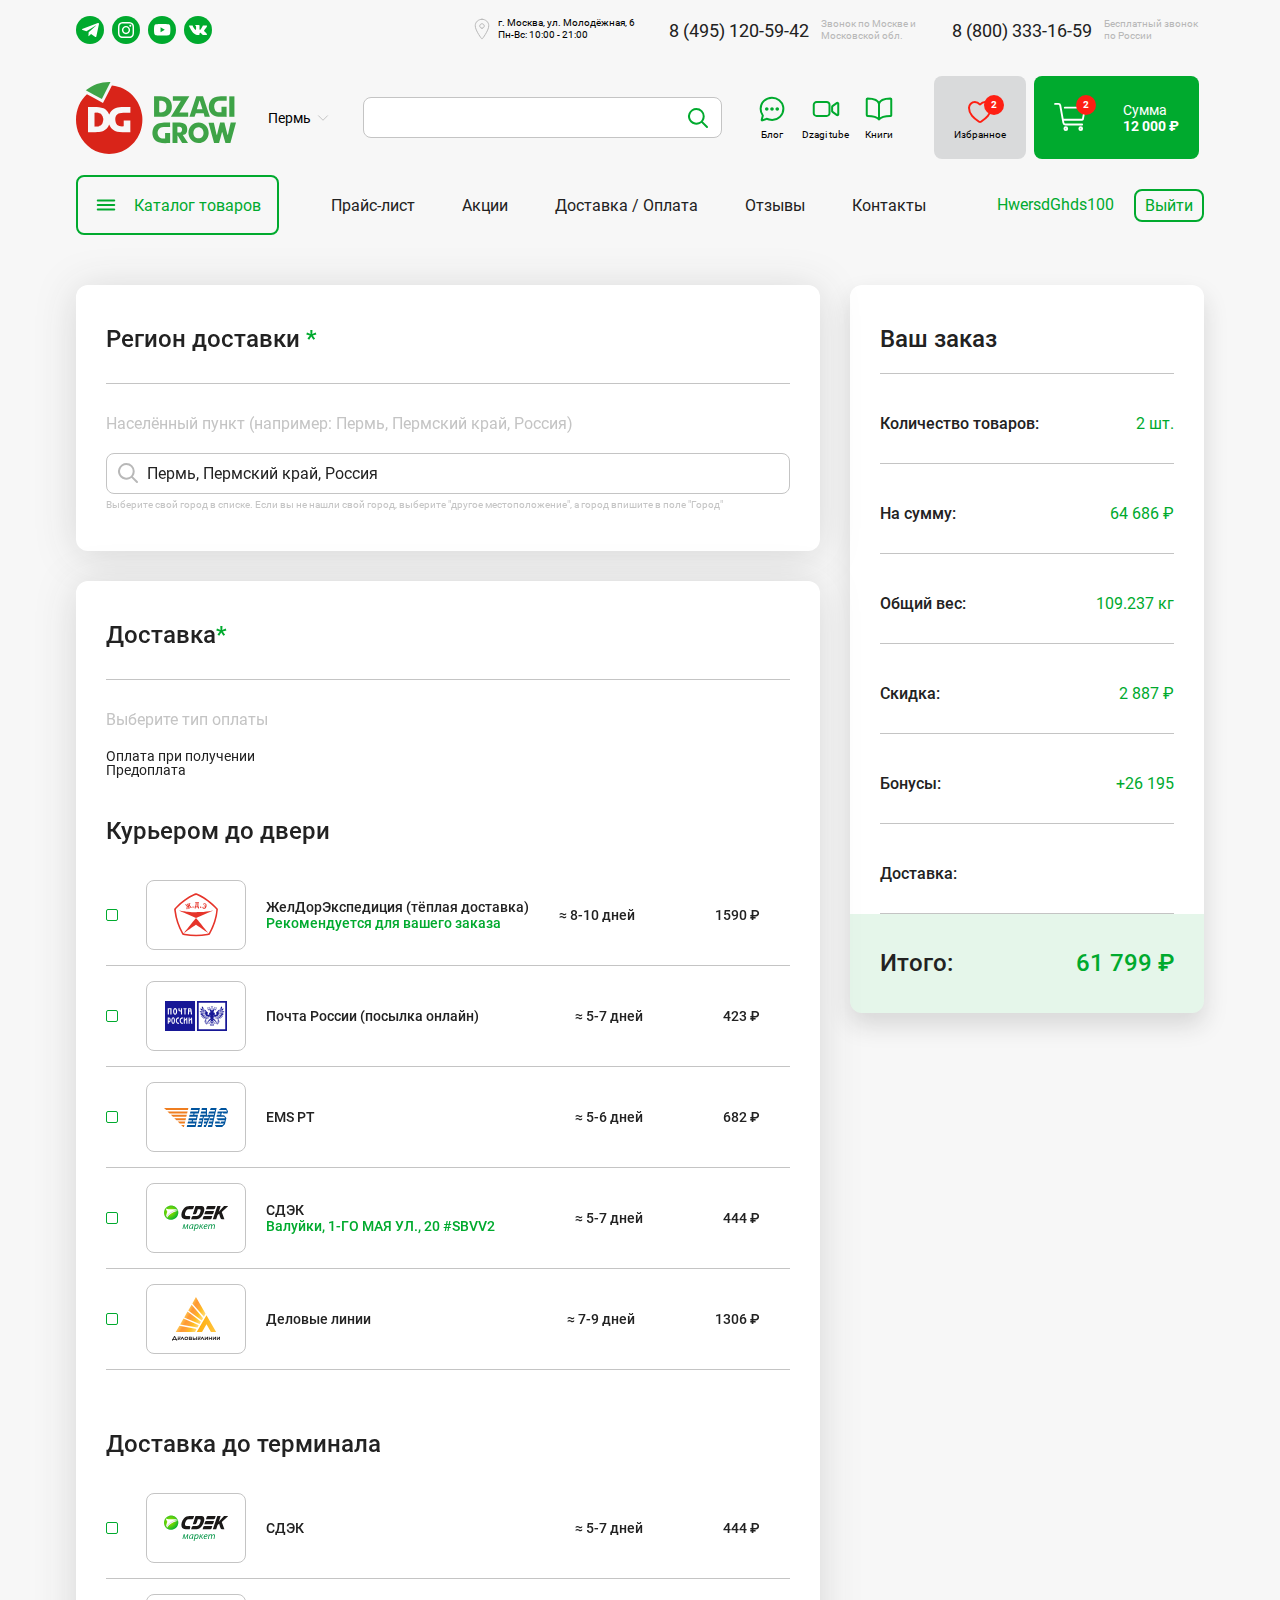
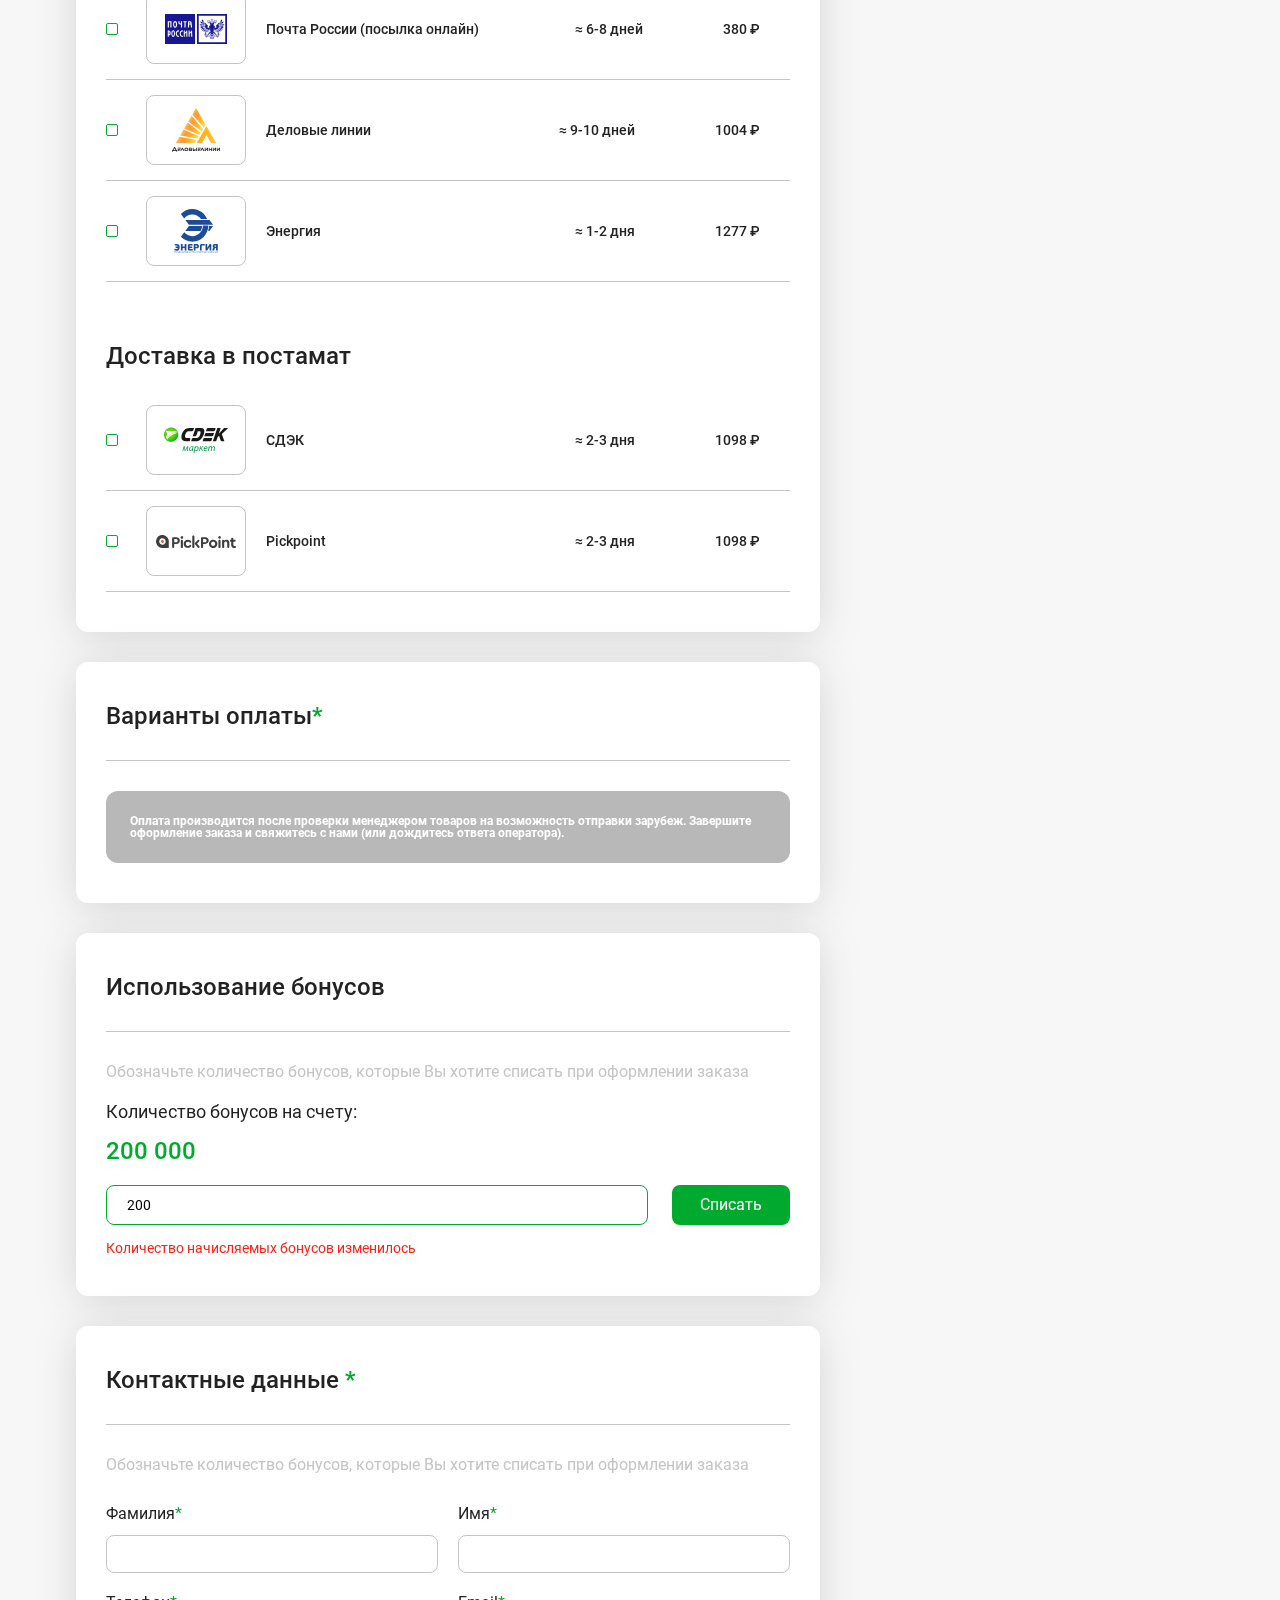
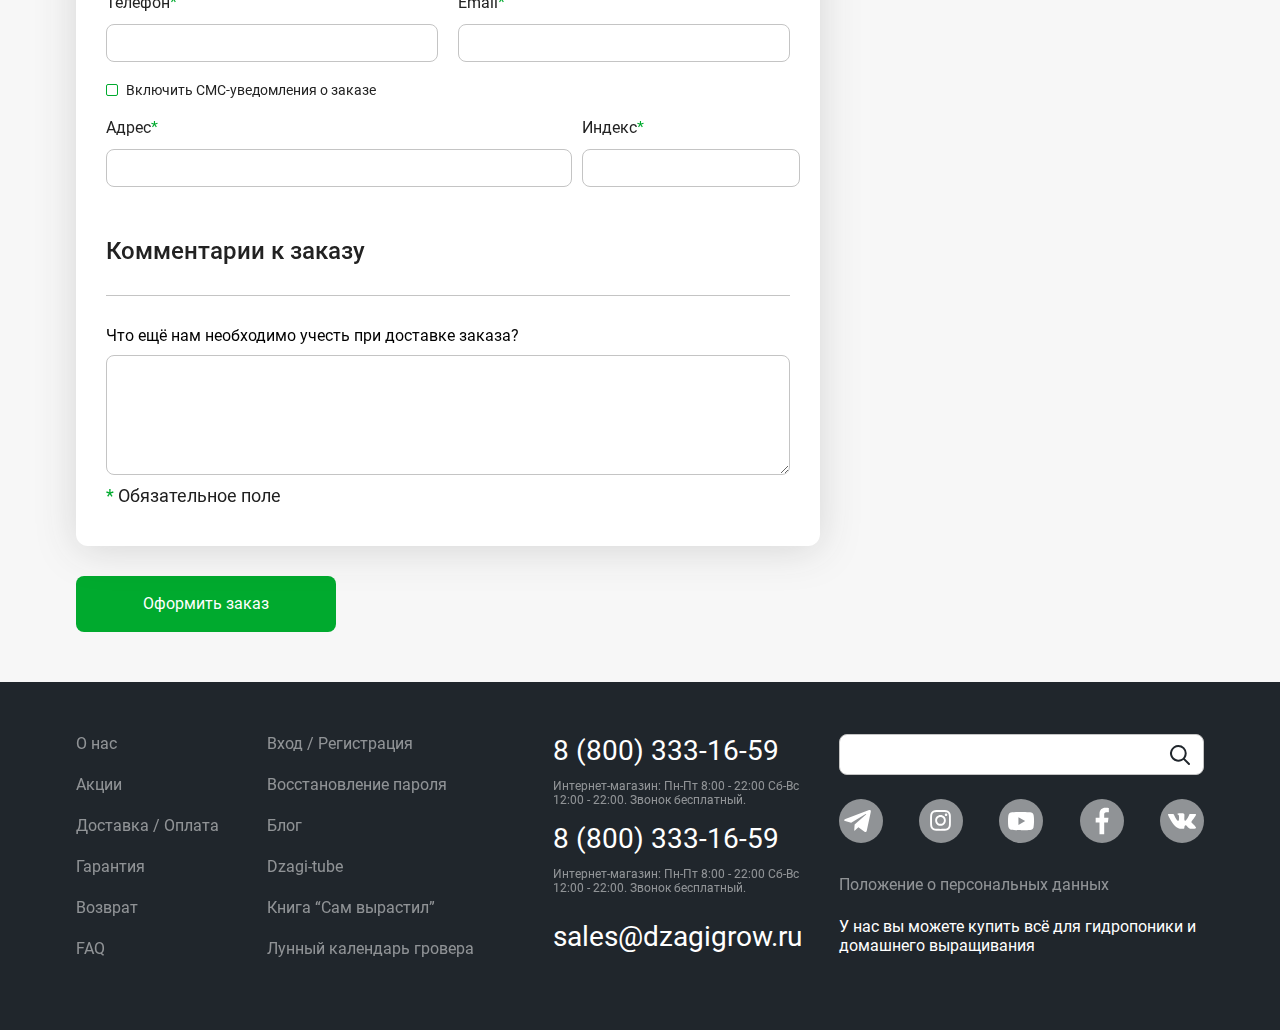
<file: purchase-7.html>
<!DOCTYPE html>
<html lang="ru">

<head>
	<title>Заказ 7</title>
	<meta charset="UTF-8">
	<meta name="format-detection" content="telephone=no">
	<!-- <style>body{opacity: 0;}</style> -->
	<link rel="stylesheet" href="css/style.min.css?_v=20221122155227">
	<link rel="shortcut icon" href="favicon.ico">
	<!-- <meta name="robots" content="noindex, nofollow"> -->
	<meta name="viewport" content="width=device-width, initial-scale=1.0">
</head>

<body>
	<div class="wrapper">
		<header class="header">
			<div class="header__container _container">
				<div class="header__top">
					<div class="header__social">
						<ul class="header__social-list">
							<li class="header__social-item">
								<a class="header__social-link header__social-link-telegram" href="#">
									<svg>
										<use xlink:href="img/sprite.svg#telegram-icon"></use>
									</svg>
								</a>
							</li>
							<li class="header__social-item">
								<a class="header__social-link header__social-link-instagram" href="#">
									<svg>
										<use xlink:href="img/sprite.svg#instagram-icon"></use>
									</svg>
								</a>
							</li>
							<li class="header__social-item">
								<a class="header__social-link header__social-link-youtube" href="#">
									<svg>
										<use xlink:href="img/sprite.svg#youtube-icon"></use>
									</svg>
								</a>
							</li>
							<li class="header__social-item">
								<a class="header__social-link header__social-link-vk" href="#">
									<svg>
										<use xlink:href="img/sprite.svg#vk-icon"></use>
									</svg>
								</a>
							</li>
						</ul>
					</div>
					<div class="header__contacts">
						<div class="header__location">
							<div class="header__location-icon">
								<svg>
									<use xlink:href="img/sprite.svg#location-icon"></use>
								</svg>
							</div>
							<div class="header__location-text text-10">
								г. Москва, ул. Молодёжная, 6 Пн-Вс: 10:00 - 21:00
							</div>
						</div>
						<div class="header__number">
							<a class="header__number-digits text-18" href="tel:84951205942">
								8 (495) 120-59-42
							</a>
							<div class="header__number-text text-secondary text-10">
								Звонок по Москве и Московской обл.
							</div>
						</div>
						<div class="header__number">
							<a class="header__number-digits text-18" href="tel:88003331659">
								8 (800) 333-16-59
							</a>
							<div class="header__number-text text-secondary text-10">
								Бесплатный звонок по России
							</div>
						</div>
					</div>
				</div>
				<div class="header__middle">
					<a href="/" class="header__logo">
						<img src="img/logo.svg" alt="">
					</a>
					<div class="header__city">
						<div class="header__city-title text-14">
							<span>Пермь</span>
							<svg>
								<use xlink:href="img/sprite.svg#arrow-icon"></use>
							</svg>
						</div>
					</div>
					<div class="header__search search">
						<input class="search-input" type="text">
						<svg class="search-icon">
							<use xlink:href="img/sprite.svg#search-icon"></use>
						</svg>
					</div>
					<div class="header__information">
						<div class="header__information-item">
							<div class="header__information-icon">
								<svg>
									<use xlink:href="img/sprite.svg#chat-icon"></use>
								</svg>
							</div>
							<span class="header__information-text text-10">Блог</span>
						</div>
						<div class="header__information-item">
							<div class="header__information-icon">
								<svg>
									<use xlink:href="img/sprite.svg#camera-icon"></use>
								</svg>
							</div>
							<span class="header__information-text text-10">Dzagi tube</span>
						</div>
						<div class="header__information-item">
							<div class="header__information-icon">
								<svg>
									<use xlink:href="img/sprite.svg#book-icon"></use>
								</svg>
							</div>
							<span class="header__information-text text-10">Книги</span>
						</div>
					</div>
					<div class="header__block-with-cards">
						<div class="header__favorite">
							<div class="header__favorite-icon-wrapper">
								<svg>
									<use xlink:href="img/sprite.svg#heart-icon"></use>
								</svg>
								<div class="header__favorite-count text-white text-bold text-10">
									2
								</div>
							</div>
							<span class="header__favorite-text text-10">Избранное</span>
						</div>
						<div class="header__cart">
							<div class="header__cart-icon-wrapper">
								<svg>
									<use xlink:href="img/sprite.svg#cart-icon"></use>
								</svg>
								<div class="header__cart-count text-white text-bold text-10">
									2
								</div>
							</div>
							<div class="header__cart-text-wrapper text-14 text-white">
								<div class="header__cart-text">Сумма</div>
								<div class="header__cart-sum text-bold">12 000 ₽</div>
							</div>
							<div class="header__cart-block">
								<div class="header__cart-list">
									<div class="header__cart-item">
										<div class="header__cart-img-wrapper">
											<picture><source srcset="img/stimulant.webp" type="image/webp"><img src="img/stimulant.png" alt=""></picture>
										</div>
										<div class="header__cart-name text-16">Sensizym Advanced Nutrients 1 л Стимулятор роста
										</div>
										<div class="header__cart-wrapper">
											<div class="header__cart-close">
												<svg>
													<use xlink:href="img/sprite.svg#close-icon"></use>
												</svg>
											</div>
											<div class="header__cart-price text-16 text-bold">2 800 ₽</div>
										</div>
									</div>
									<div class="header__cart-item">
										<div class="header__cart-img-wrapper">
											<picture><source srcset="img/stimulant.webp" type="image/webp"><img src="img/stimulant.png" alt=""></picture>
										</div>
										<div class="header__cart-name text-16">Sensizym Advanced Nutrients 1 л Стимулятор роста
										</div>
										<div class="header__cart-wrapper">
											<div class="header__cart-close">
												<svg>
													<use xlink:href="img/sprite.svg#close-icon"></use>
												</svg>
											</div>
											<div class="header__cart-price text-16 text-bold">2 800 ₽</div>
										</div>
									</div>
								</div>
								<div class="header__cart-bottom">
									<div class="header__cart-sum">
										<span class="header__cart-span text-16">Итог:</span>
										<div class="header__cart-price title-24 text-bold">64 686 ₽</div>
									</div>
									<div class="header__cart-bts-wrapper">
										<button class="btn-cart-success">В корзину</button>
										<button class="header__cart-clear btn-success-transparent">Очистить корзину</button>
									</div>
								</div>
							</div>
						</div>
					</div>
				</div>
				<div class="header__bottom">
					<button class="header__catalog-btn">
						<div class="header__catalog-btn-wrapper">
							<svg class="header__catalog-btn-icon">
								<use xlink:href="img/sprite.svg#burger-icon"></use>
							</svg>
							<svg class="header__catalog-btn-close">
								<use xlink:href="img/sprite.svg#close-icon"></use>
							</svg>
						</div>
						<span class="header__catalog-btn-text text-16 text-success">Каталог товаров</span>
					</button>
					<div class="header__catalog">
						<ul class="header__catalog-list">
							<li class="header__catalog-item">
								<a href="#" class="header__catalog-link">
									<span>Удобрения и стимуляторы</span>
									<svg>
										<use xlink:href="img/sprite.svg#arrow-icon"></use>
									</svg>
								</a>
								<ul class="header__dropdown-list">
									<li class="header__dropdown-item"><a class="header__dropdown-link" href="#">Комплектующие</a></li>
									<li class="header__dropdown-item"><a class="header__dropdown-link" href="#">Приборы</a></li>
									<li class="header__dropdown-item"><a class="header__dropdown-link" href="#">Расходники</a>
									</li>
									<li class="header__dropdown-item"><a class="header__dropdown-link" href="#">Системы</a></li>
								</ul>
							</li>
							<li class="header__catalog-item">
								<a href="#" class="header__catalog-link">
									<span>Субстраты</span>
									<svg>
										<use xlink:href="img/sprite.svg#arrow-icon"></use>
									</svg>
								</a>
								<ul class="header__dropdown-list">
									<li class="header__dropdown-item"><a class="header__dropdown-link" href="#">Комплектующие</a></li>
									<li class="header__dropdown-item"><a class="header__dropdown-link" href="#">Приборы</a></li>
									<li class="header__dropdown-item"><a class="header__dropdown-link" href="#">Расходники</a>
									</li>
									<li class="header__dropdown-item"><a class="header__dropdown-link" href="#">Системы</a></li>
								</ul>
							</li>
							<li class="header__catalog-item">
								<a href="#" class="header__catalog-link">
									<span>Умные горшки</span>
									<svg>
										<use xlink:href="img/sprite.svg#arrow-icon"></use>
									</svg>
								</a>
								<ul class="header__dropdown-list">
									<li class="header__dropdown-item"><a class="header__dropdown-link" href="#">Комплектующие</a></li>
									<li class="header__dropdown-item"><a class="header__dropdown-link" href="#">Приборы</a></li>
									<li class="header__dropdown-item"><a class="header__dropdown-link" href="#">Расходники</a>
									</li>
									<li class="header__dropdown-item"><a class="header__dropdown-link" href="#">Системы</a></li>
								</ul>
							</li>
							<li class="header__catalog-item">
								<a href="#" class="header__catalog-link">
									<span>Гроутенты</span>
									<svg>
										<use xlink:href="img/sprite.svg#arrow-icon"></use>
									</svg>
								</a>
								<ul class="header__dropdown-list">
									<li class="header__dropdown-item"><a class="header__dropdown-link" href="#">Комплектующие</a></li>
									<li class="header__dropdown-item"><a class="header__dropdown-link" href="#">Приборы</a></li>
									<li class="header__dropdown-item"><a class="header__dropdown-link" href="#">Расходники</a>
									</li>
									<li class="header__dropdown-item"><a class="header__dropdown-link" href="#">Системы</a></li>
								</ul>
							</li>
						</ul>
					</div>
					<nav class="header__nav">
						<ul class="header__nav-list">
							<li><a href="#" class="header__nav-link">Прайс-лист</a></li>
							<li><a href="#" class="header__nav-link">Акции</a></li>
							<li><a href="#" class="header__nav-link">Доставка / Оплата</a></li>
							<li><a href="#" class="header__nav-link">Отзывы</a></li>
							<li><a href="#" class="header__nav-link">Контакты</a></li>
						</ul>
					</nav>
					<div class="header__sign">
						<a href="#" class="header__user">HwersdGhds100</a>
						<button class="header__sign-up btn-success-sign-up">Выйти</button>
					</div>
				</div>
			</div>
		</header>
		<main class="page page-purchase">
			<section class="section-purchase purchase">
				<div class="purchase__container _container">
					<div class="purchase-body">
						<div class="purchase-body__column-left">
							<div class="purchase-body__box">
								<div class="heading-body">
									<h2 class="heading">Регион доставки <span class="green">*</span></h2>
								</div>
								<p class="description-text">Населённый пункт (например: Пермь, Пермский край, Россия)
								</p>
								<div class="search-input__wrap">
									<input type="search" placeholder="Пермь, Пермский край, Россия">
									<span class="icon">
										<img src="img/icons/search-outline.svg?_v=1667981078418" alt="">
									</span>
									<span class="description">Выберите свой город в списке. Если вы не нашли свой город,
										выберите "другое
										местоположение", а город впишите в поле "Город"
									</span>
								</div>
							</div>
							<div class="purchase-body__box">
								<div class="heading-body">
									<h2 class="heading">Доставка<span class="green">*</span></h2>
								</div>
								<p class="description-text">Выберите тип оплаты</p>
								<div class="delivery__tabs">
									<ul class="tabs clearfix" data-tabgroup="delivery-tabs">
										<li><a href="#tab1">Оплата при получении</a></li>
										<li><a href="#tab2" class="active">Предоплата</a></li>
									</ul>
									<div id="delivery-tabs" class="tabgroup">
										<div class="tabgroup__body" id="tab1">
											<div class="deliveries__item">
												<h3 class="heading">Курьером до двери</h3>
												<input type="checkbox" id="deliveryCompany-01">
												<label for="deliveryCompany-01">
													<div class="label-content">
														<div class="img-convert">
															<img src="img/jde.svg" alt="">
														</div>
														<h4 class="title">
															ЖелДорЭкспедиция (тёплая доставка)
															<span>Рекомендуется для вашего заказа</span>
														</h4>
														<span class="days">≈ 8-10 дней</span>
														<span class="price">1590 ₽</span>
													</div>
												</label>
												<input type="checkbox" id="deliveryCompany-02">
												<label for="deliveryCompany-02">
													<div class="label-content">
														<div class="img-convert">
															<img src="img/pochta_rossii.svg" alt="">
														</div>
														<h4 class="title">Почта России (посылка онлайн)
														</h4>
														<span class="days">≈ 5-7 дней</span>
														<span class="price">423 ₽</span>
													</div>
												</label>
												<input type="checkbox" id="deliveryCompany-03">
												<label for="deliveryCompany-03">
													<div class="label-content">
														<div class="img-convert">
															<img src="img/ems.svg" alt="">
														</div>
														<h4 class="title">EMS PT
														</h4>
														<span class="days">≈ 5-6 дней</span>
														<span class="price">682 ₽</span>
													</div>
												</label>
												<input type="checkbox" id="deliveryCompany-04">
												<label for="deliveryCompany-04">
													<div class="label-content">
														<div class="img-convert">
															<img src="img/cdek_market.svg" alt="">
														</div>
														<h4 class="title">СДЭК
															<span>Валуйки, 1-ГО МАЯ УЛ., 20 #SBVV2</span>
														</h4>
														<span class="days">≈ 5-7 дней</span>
														<span class="price">444 ₽</span>
													</div>
												</label>
												<input type="checkbox" id="deliveryCompany-05">
												<label for="deliveryCompany-05">
													<div class="label-content">
														<div class="img-convert">
															<img src="img/lines.svg" alt="">
														</div>
														<h4 class="title">Деловые линии
														</h4>
														<span class="days">≈ 7-9 дней</span>
														<span class="price">1306 ₽</span>
													</div>
												</label>
											</div>
											<div class="deliveries__item">
												<h3 class="heading">Доставка до терминала</h3>
												<input type="checkbox" id="deliveryCompany-06">
												<label for="deliveryCompany-06">
													<div class="label-content">
														<div class="img-convert">
															<img src="img/cdek_market.svg?_v=1667981078418" alt="">
														</div>
														<h4 class="title">СДЭК</h4>
														<span class="days">≈ 5-7 дней</span>
														<span class="price">444 ₽</span>
													</div>
												</label>
												<input type="checkbox" id="deliveryCompany-07">
												<label for="deliveryCompany-07">
													<div class="label-content">
														<div class="img-convert">
															<img src="img/pochta_rossii.svg" alt="">
														</div>
														<h4 class="title">Почта России (посылка онлайн)</h4>
														<span class="days">≈ 6-8 дней</span>
														<span class="price">380 ₽</span>
													</div>
												</label>
												<input type="checkbox" id="deliveryCompany-08">
												<label for="deliveryCompany-08">
													<div class="label-content">
														<div class="img-convert">
															<img src="img/lines.svg" alt="">
														</div>
														<h4 class="title">Деловые линии</h4>
														<span class="days">≈ 9-10 дней</span>
														<span class="price">1004 ₽</span>
													</div>
												</label>
												<input type="checkbox" id="deliveryCompany-09">
												<label for="deliveryCompany-09">
													<div class="label-content">
														<div class="img-convert">
															<img src="img/energy.svg" alt="">
														</div>
														<h4 class="title">Энергия</h4>
														<span class="days">≈ 1-2 дня</span>
														<span class="price">1277 ₽</span>
													</div>
												</label>
											</div>
											<div class="deliveries__item">
												<h3 class="heading">Доставка в постамат</h3>
												<input type="checkbox" id="deliveryCompany-10">
												<label for="deliveryCompany-10">
													<div class="label-content">
														<div class="img-convert">
															<img src="img/cdek_market.svg?_v=1667981078418" alt="">
														</div>
														<h4 class="title">СДЭК</h4>
														<span class="days">≈ 2-3 дня</span>
														<span class="price">1098 ₽</span>
													</div>
												</label>
												<input type="checkbox" id="deliveryCompany-11">
												<label for="deliveryCompany-11">
													<div class="label-content">
														<div class="img-convert">
															<img src="img/point.svg" alt="">
														</div>
														<h4 class="title">Pickpoint</h4>
														<span class="days">≈ 2-3 дня</span>
														<span class="price">1098 ₽</span>
													</div>
												</label>
											</div>
										</div>
									</div>
								</div>
							</div>
							<div class="purchase-body__box">
								<div class="heading-body">
									<h2 class="heading">Варианты оплаты<span class="green">*</span></h2>
								</div>
								<div class="delivery__tabs">
									<div class="delivery__tabs-error">Оплата производится после проверки менеджером
										товаров на возможность отправки зарубеж.
										Завершите оформление заказа и свяжитесь с нами (или дождитесь ответа оператора).
									</div>
								</div>
							</div>
							<div class="purchase-body__box">
								<div class="heading-body">
									<h2 class="heading">Использование бонусов</h2>
								</div>
								<p class="description-text">Обозначьте количество бонусов, которые Вы хотите списать при
									оформлении заказа</p>
								<div class="purchase__bonus">
									<span class="title">Количество бонусов на счету:</span>
									<div class="bonus-limit">200 000</div>
									<form action="#" class="purchase__bonus-form">
										<input type="number" value="200" placeholder="200" class="input purchase__bonus-input">
										<input type="submit" class="btn-big-success purchase__bonus-button" value="Списать">
									</form>
									<span class="form-error">Количество начисляемых бонусов изменилось</span>
								</div>
							</div>

							<div class="purchase-body__box">
								<div class="heading-body">
									<h2 class="heading">Контактные данные <span class="green">*</span></h2>
								</div>
								<p class="description-text">Обозначьте количество бонусов, которые Вы хотите списать при
									оформлении заказа</p>
								<div class="purchase__ucontacts">
									<form action="#">
										<div class="purchase__ucontacts-row">
											<div class="purchase__ucontacts-col3">
												<span class="title">Фамилия<span class="green">*</span></span>
												<input type="text">
											</div>
											<div class="purchase__ucontacts-col3">
												<span class="title">Имя<span class="green">*</span></span>
												<input type="text">
											</div>
										</div>
										<div class="purchase__ucontacts-row">
											<div class="purchase__ucontacts-col2">
												<span class="title">Телефон<span class="green">*</span></span>
												<input type="phone">
											</div>
											<div class="purchase__ucontacts-col2">
												<span class="title">Email<span class="green">*</span></span>
												<input type="Email">
											</div>
											<div class="purchase__ucontacts-col checkmark-push-body">
												<input type="checkbox" id="checkmark-push-sms">
												<label for="checkmark-push-sms" class="checkmark-push">Включить
													СМС-уведомления о заказе</label>
											</div>
										</div>
										<div class="purchase__ucontacts-row">
											<div class="purchase__ucontacts-col6">
												<span class="title">Адрес<span class="green">*</span></span>
												<input type="text">
											</div>
											<div class="purchase__ucontacts-col1">
												<span class="title">Индекс<span class="green">*</span></span>
												<input type="text">
											</div>
										</div>
										<div class="heading-body">
											<h2 class="heading">Комментарии к заказу</h2>
										</div>
										<p class="text-16">
											Что ещё нам необходимо учесть при доставке заказа?
										</p>
										<div class="purchase__ucontacts-row">
											<div class="purchase__ucontacts-col">
												<textarea name=""></textarea>
											</div>
										</div>
										<div class="form-description"><span class="green">*</span> Обязательное поле
										</div>
									</form>
								</div>
							</div>
							<div class="purchase-body__footer">
								<button class="btn-big-success" value="Оформить заказ">Оформить заказ</button>
							</div>
						</div>
						<div class="purchase-body__column-right">
							<div class="order__table">
								<h3 class="order__table-title">Ваш заказ</h3>
								<div class="order__table-list">
									<div class="item">
										<span class="title">Количество товаров:</span>
										<span class="number green">2 шт.</span>
									</div>
									<div class="item">
										<span class="title">На сумму:</span>
										<span class="number green">64 686 ₽</span>
									</div>
									<div class="item">
										<span class="title">Общий вес:</span>
										<span class="number green">109.237 кг</span>
									</div>
									<div class="item">
										<span class="title">Скидка:</span>
										<span class="number green">2 887 ₽</span>
									</div>
									<div class="item">
										<span class="title">Бонусы:</span>
										<span class="number green">+26 195</span>
									</div>
									<div class="item">
										<span class="title">Доставка:</span>
										<span class="number green"></span>
									</div>
									<div class="item sum">
										<span class="title">Итого:</span>
										<span class="number green">61 799 ₽</span>
									</div>
								</div>
							</div>
						</div>
					</div>
				</div>
			</section>

			<div class="sign-in-modal modal-style" style="display: none">
				<div class="sign-in-modal__wrapper modal-style__wrapper">
					<div class="modal-style__title title-24">Вход в личный кабинет</div>
					<form action="#" class="form">
						<label class="form__label">
							<span class="form__span text-16">Логин</span>
							<input class="form__input" type="text">
						</label>
						<label class="form__label">
							<span class="form__span text-16">Пароль</span>
							<input class="form__input" type="password">
						</label>
						<div class="form__password-settings">
							<label class="form__checkbox label">
								<input type="checkbox" checked="">
								<span class="form__checkbox-span label__span text-14">Запомнить пароль</span>
							</label>
							<button class="btn-success-transparent text-14">Забыли пароль</button>
						</div>
						<button type="submit" class="form__btn-sing-in btn-big-success">Войти</button>
						<button class="form__btn-register btn-big-success-outline">Зарегистрироваться</button>
					</form>
				</div>
			</div>

			<div class="sign-up-modal modal-style" style="display: none">
				<div class="sign-up-modal__wrapper modal-style__wrapper">
					<div class="modal-style__title title-24">Регистрация</div>
					<form action="#" class="form">
						<label class="form__label">
							<span class="form__span text-16">Логин<span class="form__label-star">*</span></span>
							<input class="form__input" type="text">
						</label>
						<label class="form__label">
							<span class="form__span text-16">Email<span class="form__label-star">*</span></span>
							<input class="form__input" type="email">
						</label>
						<label class="form__label">
							<span class="form__span text-16">Пароль<span class="form__label-star">*</span></span>
							<input class="form__input" type="password">
						</label>
						<label class="form__label">
							<span class="form__span text-16">Повторить пароль<span class="form__label-star">*</span></span>
							<input class="form__input" type="password">
						</label>
						<div class="form__captcha">
							<label class="form__label">
								<span class="form__span text-16">Введите символы с изображения</span>
								<input class="form__input" type="password">
							</label>
							<div class="form__captcha-img">
								<picture><source srcset="img/captcha.webp?_v=1667981078418" type="image/webp"><img src="img/captcha.png?_v=1667981078418" alt=""></picture>
							</div>
							<label class="form__checkbox label">
								<input type="checkbox" checked="">
								<span class="form__checkbox-span label__span text-14">Заполняя форму, Вы принимаете <a class="form__agreement" href="#">пользовательское соглашение</a></span>
							</label>
						</div>
						<button type="submit" class="form__btn-sing-in btn-big-success">Зарегистрироваться</button>
						<button class="form__btn-register btn-big-success-outline">Войти</button>
					</form>
				</div>
			</div>

		</main>
		<footer class="footer">
			<div class="footer__container _container">
				<div class="footer__row">
					<ul class="footer__list">
						<li class="footer__item"><a class="footer__item-link" href="#">О нас</a></li>
						<li class="footer__item"><a class="footer__item-link" href="#">Акции</a></li>
						<li class="footer__item"><a class="footer__item-link" href="#">Доставка / Оплата</a></li>
						<li class="footer__item"><a class="footer__item-link" href="#">Гарантия</a></li>
						<li class="footer__item"><a class="footer__item-link" href="#">Возврат</a></li>
						<li class="footer__item"><a class="footer__item-link" href="#">FAQ</a></li>
					</ul>
					<ul class="footer__list">
						<li class="footer__item"><a class="footer__item-link" href="#">Вход / Регистрация</a></li>
						<li class="footer__item"><a class="footer__item-link" href="#">Восстановление пароля</a></li>
						<li class="footer__item"><a class="footer__item-link" href="#">Блог</a></li>
						<li class="footer__item"><a class="footer__item-link" href="#">Dzagi-tube</a></li>
						<li class="footer__item"><a class="footer__item-link" href="#">Книга “Сам вырастил”</a></li>
						<li class="footer__item"><a class="footer__item-link" href="#">Лунный календарь гровера</a></li>
					</ul>
					<div class="footer__contacts">
						<div class="footer__contacts-item">
							<a href="tel:88003331659" class="footer__contacts-number title-28 text-white">8 (800) 333-16-59</a>
							<p class="footer__contacts-text text-12">Интернет-магазин: Пн-Пт 8:00 - 22:00 Сб-Вс 12:00 - 22:00.
								Звонок
								бесплатный.</p>
						</div>
						<div class="footer__contacts-item">
							<a href="tel:88003331659" class="footer__contacts-number title-28 text-white">8 (800) 333-16-59</a>
							<p class="footer__contacts-text text-12">Интернет-магазин: Пн-Пт 8:00 - 22:00 Сб-Вс 12:00 - 22:00.
								Звонок
								бесплатный.</p>
						</div>
						<div class="footer__contacts-email">
							<a href="mail:sales@dzagigrow.ru" class="title-28 text-white">sales@dzagigrow.ru</a>
						</div>
					</div>
					<div class="footer__search-and-social">
						<div class="footer__search search">
							<input class="search-input" type="text">
							<svg class="search-icon">
								<use xlink:href="img/sprite.svg#search-icon"></use>
							</svg>
						</div>
						<ul class="footer__social-list">
							<li class="footer__social-item">
								<a class="footer__social-link footer__social-link-telegram" href="#">
									<svg>
										<use xlink:href="img/sprite.svg#telegram-icon"></use>
									</svg>
								</a>
							</li>
							<li class="footer__social-item">
								<a class="footer__social-link footer__social-link-instagram" href="#">
									<svg>
										<use xlink:href="img/sprite.svg#instagram-icon"></use>
									</svg>
								</a>
							</li>
							<li class="footer__social-item">
								<a class="footer__social-link footer__social-link-youtube" href="#">
									<svg>
										<use xlink:href="img/sprite.svg#youtube-icon-grey"></use>
									</svg>
								</a>
							</li>
							<li class="footer__social-item">
								<a class="footer__social-link footer__social-link-facebook" href="#">
									<svg>
										<use xlink:href="img/sprite.svg#facebook-icon"></use>
									</svg>
								</a>
							</li>
							<li class="footer__social-item">
								<a class="footer__social-link footer__social-link-vk" href="#">
									<svg>
										<use xlink:href="img/sprite.svg#vk-icon"></use>
									</svg>
								</a>
							</li>
						</ul>
						<div class="footer__info text-16">
							<a href="#" class="privacy-link">Положение о персональных данных</a>
						</div>
						<div class="footer__can-buy text-16 text-white">У нас вы можете купить всё для гидропоники и домашнего
							выращивания</div>
					</div>
				</div>
			</div>
		</footer>
	</div>
	<!-- <div id="popup" aria-hidden="true" class="popup">
	<div class="popup__wrapper">
		<div class="popup__content">
			<button data-close type="button" class="popup__close">Закрыть</button>
			<div class="popup__text">
				Text
			</div>
		</div>
	</div>
</div> -->
	<script src="js/app.min.js?_v=20221122155227"></script>
</body>

</html>
</file>
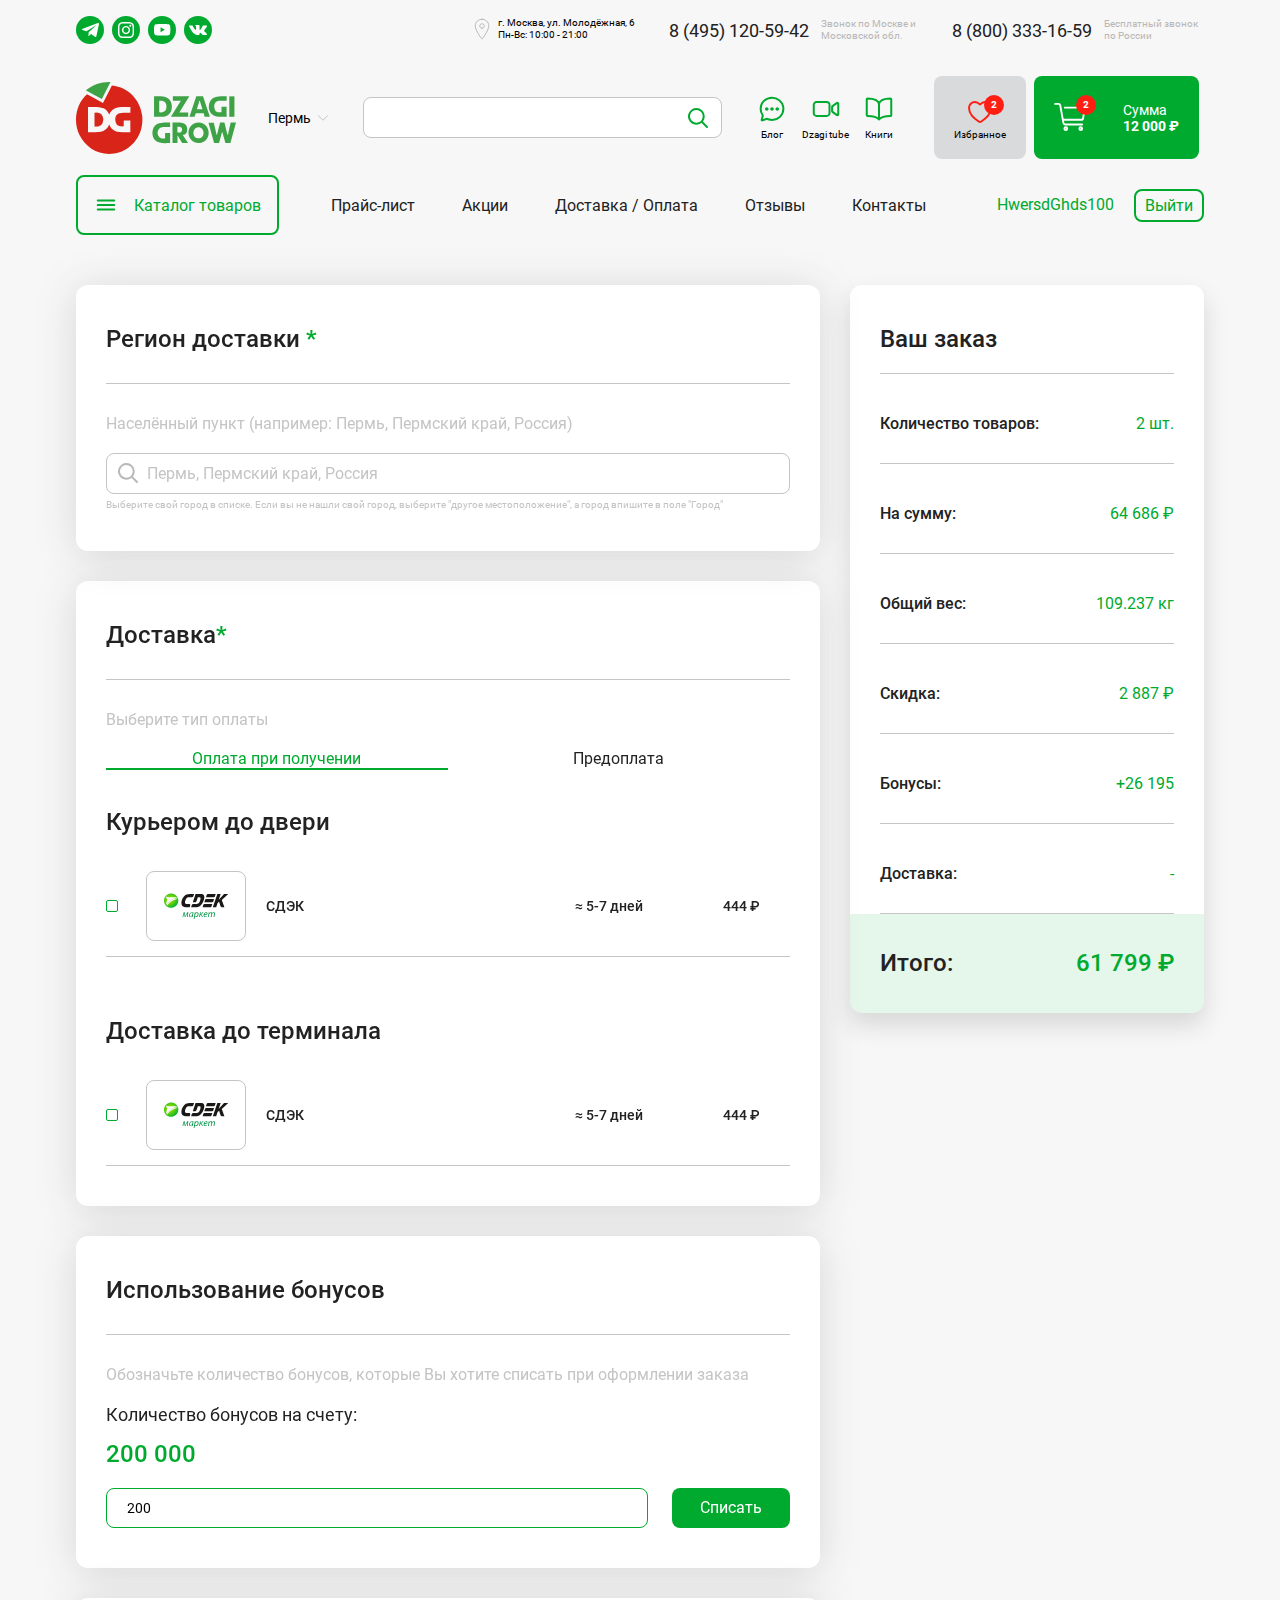
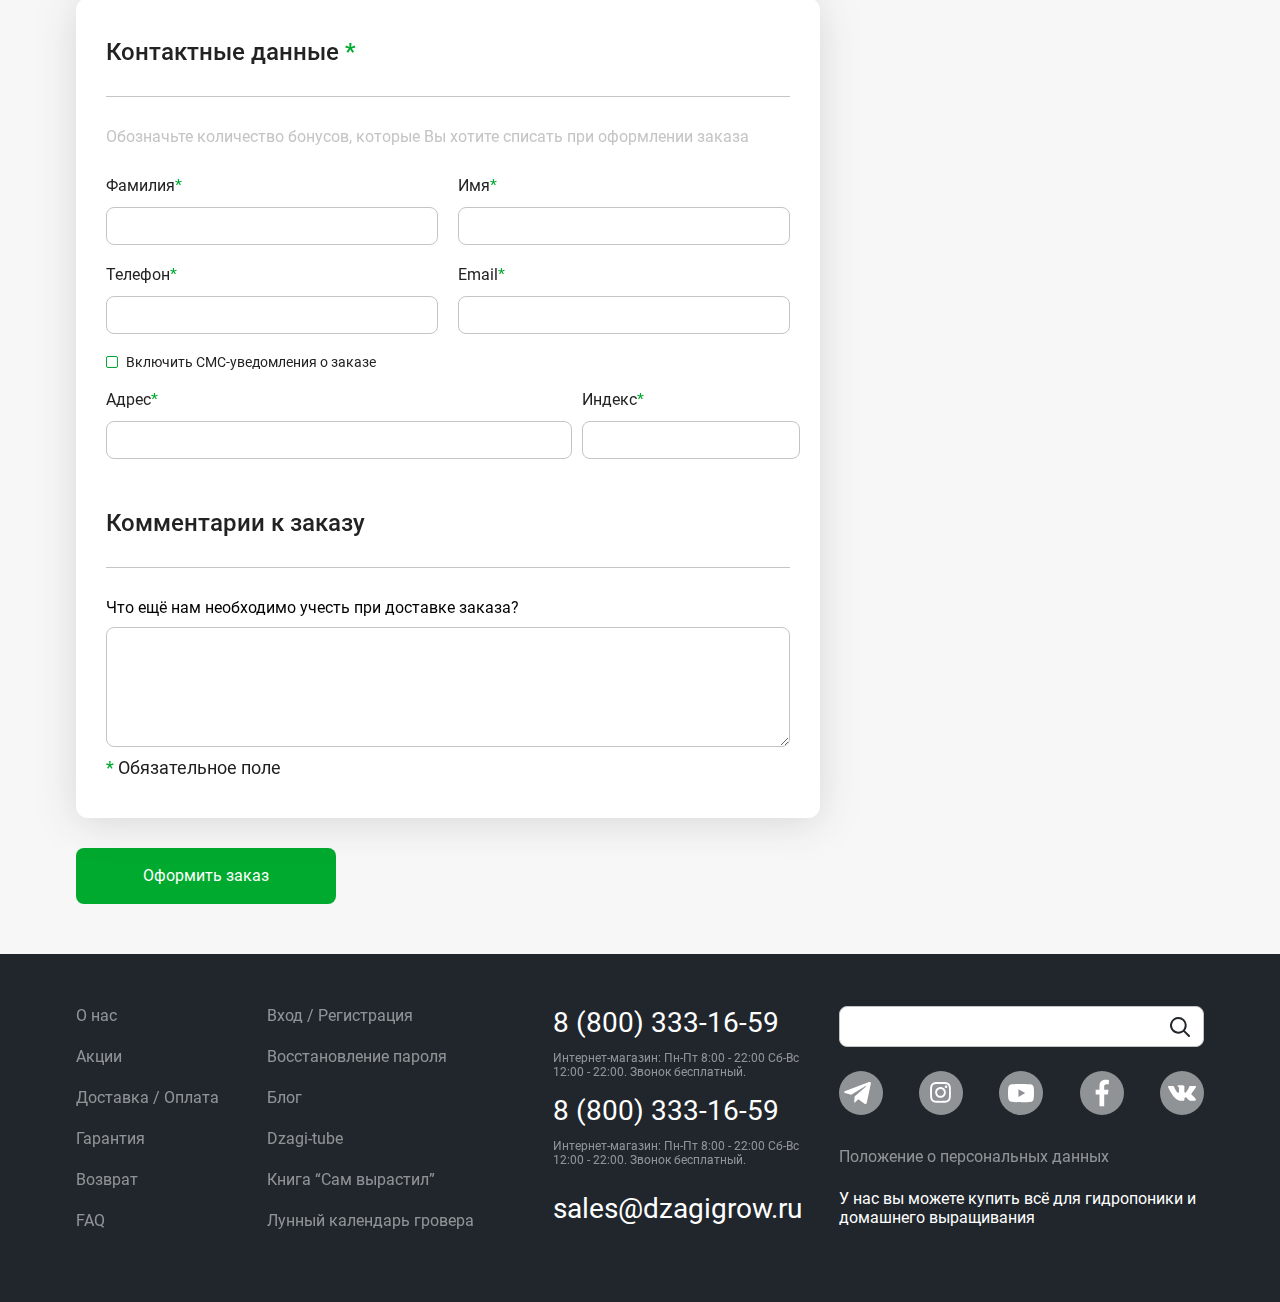
<file: purchase-full.html>
<!DOCTYPE html>
<html lang="ru">

<head>
	<title>Заказ фулл</title>
	<meta charset="UTF-8">
	<meta name="format-detection" content="telephone=no">
	<!-- <style>body{opacity: 0;}</style> -->
	<link rel="stylesheet" href="css/style.min.css?_v=20221122155227">
	<link rel="shortcut icon" href="favicon.ico">
	<!-- <meta name="robots" content="noindex, nofollow"> -->
	<meta name="viewport" content="width=device-width, initial-scale=1.0">
</head>

<body>
	<div class="wrapper">
		<header class="header">
			<div class="header__container _container">
				<div class="header__top">
					<div class="header__social">
						<ul class="header__social-list">
							<li class="header__social-item">
								<a class="header__social-link header__social-link-telegram" href="#">
									<svg>
										<use xlink:href="img/sprite.svg#telegram-icon"></use>
									</svg>
								</a>
							</li>
							<li class="header__social-item">
								<a class="header__social-link header__social-link-instagram" href="#">
									<svg>
										<use xlink:href="img/sprite.svg#instagram-icon"></use>
									</svg>
								</a>
							</li>
							<li class="header__social-item">
								<a class="header__social-link header__social-link-youtube" href="#">
									<svg>
										<use xlink:href="img/sprite.svg#youtube-icon"></use>
									</svg>
								</a>
							</li>
							<li class="header__social-item">
								<a class="header__social-link header__social-link-vk" href="#">
									<svg>
										<use xlink:href="img/sprite.svg#vk-icon"></use>
									</svg>
								</a>
							</li>
						</ul>
					</div>
					<div class="header__contacts">
						<div class="header__location">
							<div class="header__location-icon">
								<svg>
									<use xlink:href="img/sprite.svg#location-icon"></use>
								</svg>
							</div>
							<div class="header__location-text text-10">
								г. Москва, ул. Молодёжная, 6 Пн-Вс: 10:00 - 21:00
							</div>
						</div>
						<div class="header__number">
							<a class="header__number-digits text-18" href="tel:84951205942">
								8 (495) 120-59-42
							</a>
							<div class="header__number-text text-secondary text-10">
								Звонок по Москве и Московской обл.
							</div>
						</div>
						<div class="header__number">
							<a class="header__number-digits text-18" href="tel:88003331659">
								8 (800) 333-16-59
							</a>
							<div class="header__number-text text-secondary text-10">
								Бесплатный звонок по России
							</div>
						</div>
					</div>
				</div>
				<div class="header__middle">
					<a href="/" class="header__logo">
						<img src="img/logo.svg" alt="">
					</a>
					<div class="header__city">
						<div class="header__city-title text-14">
							<span>Пермь</span>
							<svg>
								<use xlink:href="img/sprite.svg#arrow-icon"></use>
							</svg>
						</div>
					</div>
					<div class="header__search search">
						<input class="search-input" type="text">
						<svg class="search-icon">
							<use xlink:href="img/sprite.svg#search-icon"></use>
						</svg>
					</div>
					<div class="header__information">
						<div class="header__information-item">
							<div class="header__information-icon">
								<svg>
									<use xlink:href="img/sprite.svg#chat-icon"></use>
								</svg>
							</div>
							<span class="header__information-text text-10">Блог</span>
						</div>
						<div class="header__information-item">
							<div class="header__information-icon">
								<svg>
									<use xlink:href="img/sprite.svg#camera-icon"></use>
								</svg>
							</div>
							<span class="header__information-text text-10">Dzagi tube</span>
						</div>
						<div class="header__information-item">
							<div class="header__information-icon">
								<svg>
									<use xlink:href="img/sprite.svg#book-icon"></use>
								</svg>
							</div>
							<span class="header__information-text text-10">Книги</span>
						</div>
					</div>
					<div class="header__block-with-cards">
						<div class="header__favorite">
							<div class="header__favorite-icon-wrapper">
								<svg>
									<use xlink:href="img/sprite.svg#heart-icon"></use>
								</svg>
								<div class="header__favorite-count text-white text-bold text-10">
									2
								</div>
							</div>
							<span class="header__favorite-text text-10">Избранное</span>
						</div>
						<div class="header__cart">
							<div class="header__cart-icon-wrapper">
								<svg>
									<use xlink:href="img/sprite.svg#cart-icon"></use>
								</svg>
								<div class="header__cart-count text-white text-bold text-10">
									2
								</div>
							</div>
							<div class="header__cart-text-wrapper text-14 text-white">
								<div class="header__cart-text">Сумма</div>
								<div class="header__cart-sum text-bold">12 000 ₽</div>
							</div>
							<div class="header__cart-block">
								<div class="header__cart-list">
									<div class="header__cart-item">
										<div class="header__cart-img-wrapper">
											<picture><source srcset="img/stimulant.webp" type="image/webp"><img src="img/stimulant.png" alt=""></picture>
										</div>
										<div class="header__cart-name text-16">Sensizym Advanced Nutrients 1 л Стимулятор роста
										</div>
										<div class="header__cart-wrapper">
											<div class="header__cart-close">
												<svg>
													<use xlink:href="img/sprite.svg#close-icon"></use>
												</svg>
											</div>
											<div class="header__cart-price text-16 text-bold">2 800 ₽</div>
										</div>
									</div>
									<div class="header__cart-item">
										<div class="header__cart-img-wrapper">
											<picture><source srcset="img/stimulant.webp" type="image/webp"><img src="img/stimulant.png" alt=""></picture>
										</div>
										<div class="header__cart-name text-16">Sensizym Advanced Nutrients 1 л Стимулятор роста
										</div>
										<div class="header__cart-wrapper">
											<div class="header__cart-close">
												<svg>
													<use xlink:href="img/sprite.svg#close-icon"></use>
												</svg>
											</div>
											<div class="header__cart-price text-16 text-bold">2 800 ₽</div>
										</div>
									</div>
								</div>
								<div class="header__cart-bottom">
									<div class="header__cart-sum">
										<span class="header__cart-span text-16">Итог:</span>
										<div class="header__cart-price title-24 text-bold">64 686 ₽</div>
									</div>
									<div class="header__cart-bts-wrapper">
										<button class="btn-cart-success">В корзину</button>
										<button class="header__cart-clear btn-success-transparent">Очистить корзину</button>
									</div>
								</div>
							</div>
						</div>
					</div>
				</div>
				<div class="header__bottom">
					<button class="header__catalog-btn">
						<div class="header__catalog-btn-wrapper">
							<svg class="header__catalog-btn-icon">
								<use xlink:href="img/sprite.svg#burger-icon"></use>
							</svg>
							<svg class="header__catalog-btn-close">
								<use xlink:href="img/sprite.svg#close-icon"></use>
							</svg>
						</div>
						<span class="header__catalog-btn-text text-16 text-success">Каталог товаров</span>
					</button>
					<div class="header__catalog">
						<ul class="header__catalog-list">
							<li class="header__catalog-item">
								<a href="#" class="header__catalog-link">
									<span>Удобрения и стимуляторы</span>
									<svg>
										<use xlink:href="img/sprite.svg#arrow-icon"></use>
									</svg>
								</a>
								<ul class="header__dropdown-list">
									<li class="header__dropdown-item"><a class="header__dropdown-link" href="#">Комплектующие</a></li>
									<li class="header__dropdown-item"><a class="header__dropdown-link" href="#">Приборы</a></li>
									<li class="header__dropdown-item"><a class="header__dropdown-link" href="#">Расходники</a>
									</li>
									<li class="header__dropdown-item"><a class="header__dropdown-link" href="#">Системы</a></li>
								</ul>
							</li>
							<li class="header__catalog-item">
								<a href="#" class="header__catalog-link">
									<span>Субстраты</span>
									<svg>
										<use xlink:href="img/sprite.svg#arrow-icon"></use>
									</svg>
								</a>
								<ul class="header__dropdown-list">
									<li class="header__dropdown-item"><a class="header__dropdown-link" href="#">Комплектующие</a></li>
									<li class="header__dropdown-item"><a class="header__dropdown-link" href="#">Приборы</a></li>
									<li class="header__dropdown-item"><a class="header__dropdown-link" href="#">Расходники</a>
									</li>
									<li class="header__dropdown-item"><a class="header__dropdown-link" href="#">Системы</a></li>
								</ul>
							</li>
							<li class="header__catalog-item">
								<a href="#" class="header__catalog-link">
									<span>Умные горшки</span>
									<svg>
										<use xlink:href="img/sprite.svg#arrow-icon"></use>
									</svg>
								</a>
								<ul class="header__dropdown-list">
									<li class="header__dropdown-item"><a class="header__dropdown-link" href="#">Комплектующие</a></li>
									<li class="header__dropdown-item"><a class="header__dropdown-link" href="#">Приборы</a></li>
									<li class="header__dropdown-item"><a class="header__dropdown-link" href="#">Расходники</a>
									</li>
									<li class="header__dropdown-item"><a class="header__dropdown-link" href="#">Системы</a></li>
								</ul>
							</li>
							<li class="header__catalog-item">
								<a href="#" class="header__catalog-link">
									<span>Гроутенты</span>
									<svg>
										<use xlink:href="img/sprite.svg#arrow-icon"></use>
									</svg>
								</a>
								<ul class="header__dropdown-list">
									<li class="header__dropdown-item"><a class="header__dropdown-link" href="#">Комплектующие</a></li>
									<li class="header__dropdown-item"><a class="header__dropdown-link" href="#">Приборы</a></li>
									<li class="header__dropdown-item"><a class="header__dropdown-link" href="#">Расходники</a>
									</li>
									<li class="header__dropdown-item"><a class="header__dropdown-link" href="#">Системы</a></li>
								</ul>
							</li>
						</ul>
					</div>
					<nav class="header__nav">
						<ul class="header__nav-list">
							<li><a href="#" class="header__nav-link">Прайс-лист</a></li>
							<li><a href="#" class="header__nav-link">Акции</a></li>
							<li><a href="#" class="header__nav-link">Доставка / Оплата</a></li>
							<li><a href="#" class="header__nav-link">Отзывы</a></li>
							<li><a href="#" class="header__nav-link">Контакты</a></li>
						</ul>
					</nav>
					<div class="header__sign">
						<a href="#" class="header__user">HwersdGhds100</a>
						<button class="header__sign-up btn-success-sign-up">Выйти</button>
					</div>
				</div>
			</div>
		</header>
		<main class="page purchase">
			<section class="section-purchase purchase">
				<div class="purchase__container _container">
					<div class="purchase-body">
						<div class="purchase-body__column-left">
							<div class="purchase-body__box purchase-body__box-select">
								<div class="heading-body">
									<h2 class="heading">Регион доставки <span class="green">*</span></h2>
								</div>
								<p class="description-text">Населённый пункт (например: Пермь, Пермский край, Россия)
								</p>
								<div class="search-input__wrap">
									<select data-search name="form[]">
										<option value="Пермь, Пермский край, Россия">Пермь, Пермский край, Россия
										</option>
										<option value="Пермь, Пермский край, Россия">Пермь, Пермский край, Россия
										</option>
										<option value="Пермь, Пермский край, Россия">Пермь, Пермский край, Россия
										</option>
										<option value="Пермь, Пермский край, Россия">Пермь, Пермский край, Россия
										</option>
										<option value="Пермь, Пермский край, Россия">Пермь, Пермский край, Россия
										</option>
										<option value="Пермь, Пермский край, Россия">Пермь, Пермский край, Россия
										</option>
										<option value="Пермь, Пермский край, Россия">Пермь, Пермский край, Россия
										</option>
										<option value="Пермь, Пермский край, Россия">Пермь, Пермский край, Россия
										</option>
										<option value="Пермь, Пермский край, Россия">Пермь, Пермский край, Россия
										</option>
										<option value="Пермь, Пермский край, Россия">Пермь, Пермский край, Россия
										</option>
										<option value="Пермь, Пермский край, Россия">Пермь, Пермский край, Россия
										</option>
										<option value="Пермь, Пермский край, Россия">Пермь, Пермский край, Россия
										</option>
									</select>
									<span class="icon">
										<img src="img/icons/search-outline.svg?_v=1667981078418" alt="">
									</span>
									<span class="description">Выберите свой город в списке. Если вы не нашли свой город,
										выберите "другое
										местоположение", а город впишите в поле "Город"
									</span>
								</div>
							</div>
							<div class="purchase-body__box purchase-body__box-delivery">
								<div class="heading-body">
									<h2 class="heading">Доставка<span class="green">*</span></h2>
								</div>
								<p class="description-text">Выберите тип оплаты</p>
								<div class="delivery__tabs">
									<div data-tabs class="clearfix">
										<nav data-tabs-titles class="tabs__navigation">
											<button type="button" id="payment" class="tabs__title _tab-active">Оплата
												при
												получении</button>
											<button type="button" id="prepayment" class="tabs__title">Предоплата</button>
										</nav>
										<div data-tabs-body class="tabs__content">
											<div class="tabs__body">
												<div class="tabgroup">
													<div class="tabgroup__body">
														<div class="deliveries__item">
															<h3 class="heading">Курьером до двери</h3>
															<input type="checkbox" id="deliveryCompany-01">
															<label for="deliveryCompany-01">
																<div class="label-content">
																	<div class="img-convert">
																		<img src="img/cdek_market.svg?_v=1667981078418" alt="">
																	</div>
																	<h4 class="title">СДЭК</h4>
																	<span class="days">≈ 5-7 дней</span>
																	<span class="price">444 ₽</span>
																</div>
															</label>
														</div>
														<div class="deliveries__item">
															<h3 class="heading">Доставка до терминала</h3>
															<input type="checkbox" id="deliveryCompany-02">
															<label for="deliveryCompany-02">
																<div class="label-content">
																	<div class="img-convert">
																		<img src="img/cdek_market.svg?_v=1667981078418" alt="">
																	</div>
																	<h4 class="title">СДЭК</h4>
																	<span class="days">≈ 5-7 дней</span>
																	<span class="price">444 ₽</span>
																</div>
															</label>
														</div>
													</div>
												</div>
											</div>
											<div class="tabs__body">
												<div id="delivery-tabs" class="tabgroup">
													<div class="tabgroup__body" id="tab1">
														<div class="deliveries__item">
															<h3 class="heading">Курьером до двери</h3>
															<input type="checkbox" id="deliveryCompany-03">
															<label for="deliveryCompany-03">
																<div class="label-content">
																	<div class="img-convert">
																		<img src="img/jde.svg" alt="">
																	</div>
																	<h4 class="title">
																		ЖелДорЭкспедиция (тёплая доставка)
																		<span>Рекомендуется для вашего заказа</span>
																	</h4>
																	<span class="days">≈ 8-10 дней</span>
																	<span class="price">1590 ₽</span>
																</div>
															</label>
															<input type="checkbox" id="deliveryCompany-04">
															<label for="deliveryCompany-04">
																<div class="label-content">
																	<div class="img-convert">
																		<img src="img/pochta_rossii.svg" alt="">
																	</div>
																	<h4 class="title">Почта России (посылка онлайн)
																	</h4>
																	<span class="days">≈ 5-7 дней</span>
																	<span class="price">423 ₽</span>
																</div>
															</label>
															<input type="checkbox" id="deliveryCompany-05">
															<label for="deliveryCompany-05">
																<div class="label-content">
																	<div class="img-convert">
																		<img src="img/ems.svg" alt="">
																	</div>
																	<h4 class="title">EMS PT
																	</h4>
																	<span class="days">≈ 5-6 дней</span>
																	<span class="price">682 ₽</span>
																</div>
															</label>
															<input type="checkbox" id="deliveryCompany-06">
															<label for="deliveryCompany-06">
																<div class="label-content">
																	<div class="img-convert">
																		<img src="img/cdek_market.svg" alt="">
																	</div>
																	<h4 class="title">СДЭК
																	</h4>
																	<span class="days">≈ 5-7 дней</span>
																	<span class="price">444 ₽</span>
																</div>
															</label>
															<input type="checkbox" id="deliveryCompany-07">
															<label for="deliveryCompany-07">
																<div class="label-content">
																	<div class="img-convert">
																		<img src="img/lines.svg" alt="">
																	</div>
																	<h4 class="title">Деловые линии
																	</h4>
																	<span class="days">≈ 7-9 дней</span>
																	<span class="price">1306 ₽</span>
																</div>
															</label>
														</div>
														<div class="deliveries__item">
															<h3 class="heading">Доставка до терминала</h3>
															<input type="checkbox" id="deliveryCompany-08">
															<label for="deliveryCompany-08">
																<div class="label-content">
																	<div class="img-convert">
																		<img src="img/cdek_market.svg?_v=1667981078418" alt="">
																	</div>
																	<h4 class="title">СДЭК</h4>
																	<span class="days">≈ 5-7 дней</span>
																	<span class="price">444 ₽</span>
																</div>
															</label>
															<input type="checkbox" id="deliveryCompany-09">
															<label for="deliveryCompany-09">
																<div class="label-content">
																	<div class="img-convert">
																		<img src="img/pochta_rossii.svg" alt="">
																	</div>
																	<h4 class="title">Почта России (посылка онлайн)</h4>
																	<span class="days">≈ 6-8 дней</span>
																	<span class="price">380 ₽</span>
																</div>
															</label>
															<input type="checkbox" id="deliveryCompany-10">
															<label for="deliveryCompany-10">
																<div class="label-content">
																	<div class="img-convert">
																		<img src="img/lines.svg" alt="">
																	</div>
																	<h4 class="title">Деловые линии</h4>
																	<span class="days">≈ 9-10 дней</span>
																	<span class="price">1004 ₽</span>
																</div>
															</label>
															<input type="checkbox" id="deliveryCompany-11">
															<label for="deliveryCompany-11">
																<div class="label-content">
																	<div class="img-convert">
																		<img src="img/energy.svg" alt="">
																	</div>
																	<h4 class="title">Энергия</h4>
																	<span class="days">≈ 1-2 дня</span>
																	<span class="price">1277 ₽</span>
																</div>
															</label>
														</div>
														<div class="deliveries__item">
															<h3 class="heading">Доставка в постамат</h3>
															<input type="checkbox" id="deliveryCompany-12">
															<label for="deliveryCompany-12">
																<div class="label-content">
																	<div class="img-convert">
																		<img src="img/cdek_market.svg?_v=1667981078418" alt="">
																	</div>
																	<h4 class="title">СДЭК</h4>
																	<span class="days">≈ 2-3 дня</span>
																	<span class="price">1098 ₽</span>
																</div>
															</label>
															<input type="checkbox" id="deliveryCompany-13">
															<label for="deliveryCompany-13">
																<div class="label-content">
																	<div class="img-convert">
																		<img src="img/point.svg" alt="">
																	</div>
																	<h4 class="title">Pickpoint</h4>
																	<span class="days">≈ 2-3 дня</span>
																	<span class="price">1098 ₽</span>
																</div>
															</label>
														</div>
													</div>
												</div>
											</div>
										</div>
									</div>
								</div>
							</div>

							<div class="purchase-body__box">
								<div class="heading-body">
									<h2 class="heading">Использование бонусов</h2>
								</div>
								<p class="description-text">Обозначьте количество бонусов, которые Вы хотите списать при
									оформлении заказа</p>
								<div class="purchase__bonus">
									<span class="title">Количество бонусов на счету:</span>
									<div class="bonus-limit">200 000</div>
									<form action="#" class="purchase__bonus-form">
										<input type="number" value="200" placeholder="200" class="input purchase__bonus-input">
										<input type="submit" class="btn-big-success purchase__bonus-button" value="Списать">
									</form>
								</div>
							</div>
							<div class="purchase-body__box purchase-body__box-data">
								<div class="heading-body">
									<h2 class="heading">Контактные данные <span class="green">*</span></h2>
								</div>
								<p class="description-text">Обозначьте количество бонусов, которые Вы хотите списать при
									оформлении заказа</p>
								<div class="purchase__ucontacts">
									<form action="#">
										<div class="purchase__ucontacts-row">
											<div class="purchase__ucontacts-col3">
												<span class="title">Фамилия<span class="green">*</span></span>
												<input type="text">
											</div>
											<div class="purchase__ucontacts-col3">
												<span class="title">Имя<span class="green">*</span></span>
												<input type="text">
											</div>
										</div>
										<div class="purchase__ucontacts-row">
											<div class="purchase__ucontacts-col2">
												<span class="title">Телефон<span class="green">*</span></span>
												<input type="phone">
											</div>
											<div class="purchase__ucontacts-col2">
												<span class="title">Email<span class="green">*</span></span>
												<input type="Email">
											</div>
											<div class="purchase__ucontacts-col checkmark-push-body">
												<input type="checkbox" id="checkmark-push-sms">
												<label for="checkmark-push-sms" class="checkmark-push">Включить
													СМС-уведомления о заказе</label>
											</div>
										</div>
										<div class="purchase__ucontacts-row">
											<div class="purchase__ucontacts-col6">
												<span class="title">Адрес<span class="green">*</span></span>
												<input type="text">
											</div>
											<div class="purchase__ucontacts-col1">
												<span class="title">Индекс<span class="green">*</span></span>
												<input type="text">
											</div>
										</div>
										<div class="heading-body">
											<h2 class="heading">Комментарии к заказу</h2>
										</div>
										<p class="text-16">
											Что ещё нам необходимо учесть при доставке заказа?
										</p>
										<div class="purchase__ucontacts-row">
											<div class="purchase__ucontacts-col">
												<textarea name=""></textarea>
											</div>
										</div>
										<div class="form-description"><span class="green">*</span> Обязательное поле
										</div>
									</form>
								</div>
							</div>

							<div class="purchase-body__footer">
								<button class="btn-big-success" value="Оформить заказ">Оформить заказ</button>
							</div>
						</div>
						<div class="purchase-body__column-right">
							<div class="order__table">
								<h3 class="order__table-title">Ваш заказ</h3>
								<div class="order__table-list">
									<div class="item">
										<span class="title">Количество товаров:</span>
										<span class="number green">2 шт.</span>
									</div>
									<div class="item">
										<span class="title">На сумму:</span>
										<span class="number green">64 686 ₽</span>
									</div>
									<div class="item">
										<span class="title">Общий вес:</span>
										<span class="number green">109.237 кг</span>
									</div>
									<div class="item">
										<span class="title">Скидка:</span>
										<span class="number green">2 887 ₽</span>
									</div>
									<div class="item">
										<span class="title">Бонусы:</span>
										<span class="number green">+26 195</span>
									</div>
									<div class="item">
										<span class="title">Доставка:</span>
										<span class="number green">-</span>
									</div>
									<div class="item sum">
										<span class="title">Итого:</span>
										<span class="number green">61 799 ₽</span>
									</div>
								</div>
							</div>
						</div>
					</div>
				</div>
			</section>

			<div class="sign-in-modal modal-style" style="display: none">
				<div class="sign-in-modal__wrapper modal-style__wrapper">
					<div class="modal-style__title title-24">Вход в личный кабинет</div>
					<form action="#" class="form">
						<label class="form__label">
							<span class="form__span text-16">Логин</span>
							<input class="form__input" type="text">
						</label>
						<label class="form__label">
							<span class="form__span text-16">Пароль</span>
							<input class="form__input" type="password">
						</label>
						<div class="form__password-settings">
							<label class="form__checkbox label">
								<input type="checkbox" checked="">
								<span class="form__checkbox-span label__span text-14">Запомнить пароль</span>
							</label>
							<button class="btn-success-transparent text-14">Забыли пароль</button>
						</div>
						<button type="submit" class="form__btn-sing-in btn-big-success">Войти</button>
						<button class="form__btn-register btn-big-success-outline">Зарегистрироваться</button>
					</form>
				</div>
			</div>

			<div class="sign-up-modal modal-style" style="display: none">
				<div class="sign-up-modal__wrapper modal-style__wrapper">
					<div class="modal-style__title title-24">Регистрация</div>
					<form action="#" class="form">
						<label class="form__label">
							<span class="form__span text-16">Логин<span class="form__label-star">*</span></span>
							<input class="form__input" type="text">
						</label>
						<label class="form__label">
							<span class="form__span text-16">Email<span class="form__label-star">*</span></span>
							<input class="form__input" type="email">
						</label>
						<label class="form__label">
							<span class="form__span text-16">Пароль<span class="form__label-star">*</span></span>
							<input class="form__input" type="password">
						</label>
						<label class="form__label">
							<span class="form__span text-16">Повторить пароль<span class="form__label-star">*</span></span>
							<input class="form__input" type="password">
						</label>
						<div class="form__captcha">
							<label class="form__label">
								<span class="form__span text-16">Введите символы с изображения</span>
								<input class="form__input" type="password">
							</label>
							<div class="form__captcha-img">
								<picture><source srcset="img/captcha.webp?_v=1667981078418" type="image/webp"><img src="img/captcha.png?_v=1667981078418" alt=""></picture>
							</div>
							<label class="form__checkbox label">
								<input type="checkbox" checked="">
								<span class="form__checkbox-span label__span text-14">Заполняя форму, Вы принимаете <a class="form__agreement" href="#">пользовательское соглашение</a></span>
							</label>
						</div>
						<button type="submit" class="form__btn-sing-in btn-big-success">Зарегистрироваться</button>
						<button class="form__btn-register btn-big-success-outline">Войти</button>
					</form>
				</div>
			</div>
		</main>
		<footer class="footer">
			<div class="footer__container _container">
				<div class="footer__row">
					<ul class="footer__list">
						<li class="footer__item"><a class="footer__item-link" href="#">О нас</a></li>
						<li class="footer__item"><a class="footer__item-link" href="#">Акции</a></li>
						<li class="footer__item"><a class="footer__item-link" href="#">Доставка / Оплата</a></li>
						<li class="footer__item"><a class="footer__item-link" href="#">Гарантия</a></li>
						<li class="footer__item"><a class="footer__item-link" href="#">Возврат</a></li>
						<li class="footer__item"><a class="footer__item-link" href="#">FAQ</a></li>
					</ul>
					<ul class="footer__list">
						<li class="footer__item"><a class="footer__item-link" href="#">Вход / Регистрация</a></li>
						<li class="footer__item"><a class="footer__item-link" href="#">Восстановление пароля</a></li>
						<li class="footer__item"><a class="footer__item-link" href="#">Блог</a></li>
						<li class="footer__item"><a class="footer__item-link" href="#">Dzagi-tube</a></li>
						<li class="footer__item"><a class="footer__item-link" href="#">Книга “Сам вырастил”</a></li>
						<li class="footer__item"><a class="footer__item-link" href="#">Лунный календарь гровера</a></li>
					</ul>
					<div class="footer__contacts">
						<div class="footer__contacts-item">
							<a href="tel:88003331659" class="footer__contacts-number title-28 text-white">8 (800) 333-16-59</a>
							<p class="footer__contacts-text text-12">Интернет-магазин: Пн-Пт 8:00 - 22:00 Сб-Вс 12:00 - 22:00.
								Звонок
								бесплатный.</p>
						</div>
						<div class="footer__contacts-item">
							<a href="tel:88003331659" class="footer__contacts-number title-28 text-white">8 (800) 333-16-59</a>
							<p class="footer__contacts-text text-12">Интернет-магазин: Пн-Пт 8:00 - 22:00 Сб-Вс 12:00 - 22:00.
								Звонок
								бесплатный.</p>
						</div>
						<div class="footer__contacts-email">
							<a href="mail:sales@dzagigrow.ru" class="title-28 text-white">sales@dzagigrow.ru</a>
						</div>
					</div>
					<div class="footer__search-and-social">
						<div class="footer__search search">
							<input class="search-input" type="text">
							<svg class="search-icon">
								<use xlink:href="img/sprite.svg#search-icon"></use>
							</svg>
						</div>
						<ul class="footer__social-list">
							<li class="footer__social-item">
								<a class="footer__social-link footer__social-link-telegram" href="#">
									<svg>
										<use xlink:href="img/sprite.svg#telegram-icon"></use>
									</svg>
								</a>
							</li>
							<li class="footer__social-item">
								<a class="footer__social-link footer__social-link-instagram" href="#">
									<svg>
										<use xlink:href="img/sprite.svg#instagram-icon"></use>
									</svg>
								</a>
							</li>
							<li class="footer__social-item">
								<a class="footer__social-link footer__social-link-youtube" href="#">
									<svg>
										<use xlink:href="img/sprite.svg#youtube-icon-grey"></use>
									</svg>
								</a>
							</li>
							<li class="footer__social-item">
								<a class="footer__social-link footer__social-link-facebook" href="#">
									<svg>
										<use xlink:href="img/sprite.svg#facebook-icon"></use>
									</svg>
								</a>
							</li>
							<li class="footer__social-item">
								<a class="footer__social-link footer__social-link-vk" href="#">
									<svg>
										<use xlink:href="img/sprite.svg#vk-icon"></use>
									</svg>
								</a>
							</li>
						</ul>
						<div class="footer__info text-16">
							<a href="#" class="privacy-link">Положение о персональных данных</a>
						</div>
						<div class="footer__can-buy text-16 text-white">У нас вы можете купить всё для гидропоники и домашнего
							выращивания</div>
					</div>
				</div>
			</div>
		</footer>
	</div>
	<!-- <div id="popup" aria-hidden="true" class="popup">
	<div class="popup__wrapper">
		<div class="popup__content">
			<button data-close type="button" class="popup__close">Закрыть</button>
			<div class="popup__text">
				Text
			</div>
		</div>
	</div>
</div> -->
	<script src="js/app.min.js?_v=20221122155227"></script>
</body>

</html>
</file>
<file: css/style.min.css>
@charset "UTF-8";@font-face{font-family:Roboto;font-display:swap;src:url(../fonts/Roboto-Medium.woff2) format("woff2"),url(../fonts/Roboto-Medium.woff) format("woff");font-weight:500;font-style:normal}@font-face{font-family:Roboto;font-display:swap;src:url(../fonts/Roboto-Bold.woff2) format("woff2"),url(../fonts/Roboto-Bold.woff) format("woff");font-weight:700;font-style:normal}@font-face{font-family:Roboto;font-display:swap;src:url(../fonts/Roboto-Regular.woff2) format("woff2"),url(../fonts/Roboto-Regular.woff) format("woff");font-weight:400;font-style:normal}[class*=" _icon-"]:before,[class*=_icon-]:before,[class^=_icon-]:before{font-family:icons;font-style:normal;font-weight:400;font-variant:normal;text-transform:none;line-height:1;-webkit-font-smoothing:antialiased;-moz-osx-font-smoothing:grayscale}[class*=_icon-]:before{display:block}*{padding:0;margin:0;border:0}*,:after,:before{-webkit-box-sizing:border-box;box-sizing:border-box}body,html{height:100%;min-width:320px}body{color:#000;line-height:1;font-family:Roboto;font-size:.875rem;-ms-text-size-adjust:100%;-moz-text-size-adjust:100%;-webkit-text-size-adjust:100%;-webkit-font-smoothing:antialiased;-moz-osx-font-smoothing:grayscale}button,input,textarea{font-family:Roboto;font-size:inherit}button{cursor:pointer;color:inherit;background-color:inherit}a{color:inherit}a:link,a:visited{text-decoration:none}a:hover{text-decoration:none}ul li{list-style:none}img{vertical-align:top}h1,h2,h3,h4,h5,h6{font-weight:inherit;font-size:inherit}.lock body{overflow:hidden;-ms-touch-action:none;touch-action:none}.wrapper{min-height:100%;display:-webkit-box;display:-ms-flexbox;display:flex;-webkit-box-orient:vertical;-webkit-box-direction:normal;-ms-flex-direction:column;flex-direction:column;overflow:hidden}.wrapper>main{-webkit-box-flex:1;-ms-flex:1 1 auto;flex:1 1 auto}.wrapper>*{min-width:0}a{color:var(--dark-color)}:root{--success-color:#00AA2E;--dark-color:#222222;--secondary-color:#B8B8B8;--white-color:#ffffff;--danger-color:#FE1F13;--muted-color:#C4C4C4;--info-color:#8D8D8D}.text-danger{color:var(--danger-color)}.text-black{color:var(--dark-color)}.text-white{color:var(--white-color)}.text-success{color:var(--success-color)}.text-secondary{color:var(--secondary-color)}.text-muted{color:var(--muted-color)}.text-info{color:var(--info-color)}.text-10{font-weight:400;font-size:10px;line-height:12px}.text-12{font-weight:400;font-size:12px;line-height:14px}.text-13{font-weight:400;font-size:13px;line-height:15px}.text-14{font-weight:400;font-size:14px;line-height:16px}.text-16{font-weight:400;font-size:16px;line-height:19px}.text-18{font-weight:400;font-size:18px;line-height:21px}.title-24{font-weight:500;font-size:24px;line-height:28px}.title-28{font-weight:400;font-size:28px;line-height:33px}.title-56{font-weight:500;font-size:56px;line-height:66px}.text-medium{font-weight:500}.text-bold{font-weight:700}.btn-success-sign-up{color:var(--success-color);border:2px solid var(--success-color);padding:5px 9px;font-weight:400;font-size:16px;line-height:19px;border-radius:8px}.btn-success{background:var(--success-color);border-radius:8px;color:#fff;font-weight:400;font-size:14px;line-height:16px;min-width:96px;padding:8px;border:1px solid #00aa2e}.btn-success:hover{background:0 0;color:var(--success-color)}.btn-success-outline{background:0 0;border-radius:8px;border:1px solid #00aa2e;color:var(--success-color);font-weight:400;font-size:14px;line-height:16px;min-width:96px;padding:8px;display:-webkit-box;display:-ms-flexbox;display:flex;-webkit-box-pack:center;-ms-flex-pack:center;justify-content:center}.btn-success-outline .btn-success-outline__icon-wrapper{width:18px;height:18px;border:1px solid #00aa2e;border-radius:50%}.btn-success-outline .btn-success-outline__icon-wrapper svg{width:10px;height:10px}.btn-danger{background:var(--danger-color);border-radius:8px;color:#fff;font-weight:400;font-size:14px;line-height:16px;padding:8px;min-width:132px;text-align:center;-webkit-transition:all .3s ease;-o-transition:all .3s ease;transition:all .3s ease}.btn-danger:hover{background:#db1b10}.btn-success-transparent{border:none;text-decoration:underline;font-weight:400;font-size:13px;line-height:15px;color:var(--success-color);text-align:right}.btn-cart-success{background:#00aa2e;border-radius:5px;font-weight:400;font-size:14px;line-height:16px;min-width:200px;padding:16px 8px;width:100%;color:#fff;-webkit-transition:all .3s ease;-o-transition:all .3s ease;transition:all .3s ease}.btn-cart-success:hover{color:var(--success-color);background:0 0;-webkit-box-shadow:0 0 0 1px var(--success-color);box-shadow:0 0 0 1px var(--success-color)}.btn-big-success{border-radius:8px;font-weight:400;font-size:16px;line-height:18px;color:#fff;padding:19px 8px;width:100%;background-color:var(--success-color);-webkit-transition:all .3s ease;-o-transition:all .3s ease;transition:all .3s ease}.btn-big-success:hover{background-color:transparent;color:var(--success-color);-webkit-box-shadow:0 0 0 1px var(--success-color);box-shadow:0 0 0 1px var(--success-color)}.btn-big-success-outline{border-radius:8px;font-weight:400;font-size:16px;line-height:18px;color:var(--success-color);border:1px solid #00aa2e;padding:19px 8px;width:100%;background-color:transparent;-webkit-transition:all .3s ease;-o-transition:all .3s ease;transition:all .3s ease}.btn-big-success-outline:hover{background-color:var(--success-color);color:#fff}.btn-white-outline{font-weight:400;font-size:14px;line-height:16px;padding:12px 8px;border:1px solid #fff;border-radius:8px;color:var(--white-color)}button.slick-arrow{width:28px;height:28px;border-radius:250px;background:var(--success-color);font-size:0;cursor:pointer}button.slick-next{background:url(../img/icons/right-white.svg) center center/15px no-repeat,var(--success-color)}button.slick-prev{background:url(../img/icons/left-white.svg) center center/15px no-repeat,var(--success-color)}[class*=" _icon-"]:before,[class*=_icon-]:before,[class^=_icon-]:before{font-family:icons;font-style:normal;font-weight:400;font-variant:normal;text-transform:none;line-height:1;-webkit-font-smoothing:antialiased;-moz-osx-font-smoothing:grayscale}[class*=" _icon-"]:before,[class^=_icon-]:before{display:block}[class*=__container]{max-width:70.5rem;-webkit-box-sizing:content-box;box-sizing:content-box;margin:0 auto;padding:0 .9375rem}.pseudo__placeholder{position:absolute;top:3px;left:1px;-webkit-box-flex:1;-ms-flex:1 1 auto;flex:1 1 auto;border-radius:8px;font-size:16px;color:var(--muted-color);padding:10px 20px 10px 40px;pointer-events:none;-ms-touch-action:none;touch-action:none}.select__item-choosen .pseudo__placeholder{display:none}.select{position:relative}.select__body{position:relative}.select__title{color:inherit;text-align:left;background-color:#fff;cursor:pointer;width:100%;border-radius:4px}.select__value>*{-webkit-box-flex:1;-ms-flex:1 1 auto;flex:1 1 auto}.select__value:after{content:"";-ms-flex-item-align:stretch;-ms-grid-row-align:stretch;align-self:stretch;-webkit-box-flex:0;-ms-flex:0 0 10px;flex:0 0 10px;-webkit-transition:all .3s ease 0s;-o-transition:all .3s ease 0s;transition:all .3s ease 0s;display:-webkit-box;display:-ms-flexbox;display:flex;-webkit-box-pack:center;-ms-flex-pack:center;justify-content:center;-webkit-box-align:center;-ms-flex-align:center;align-items:center}._select-open .select__value:after{-webkit-transform:rotate(-180deg);-ms-transform:rotate(-180deg);transform:rotate(-180deg)}.select__value._select-pseudo-label::before{content:attr(data-pseudo-label);opacity:.5}.select__text{-webkit-box-flex:1;-ms-flex:1 1 auto;flex:1 1 auto}.select__input{width:100%;background-color:transparent;height:100%}.select__options{position:absolute;left:0;top:45px;background-color:#fff;-webkit-box-shadow:0 4px 20px rgba(34,34,34,.15);box-shadow:0 4px 20px rgba(34,34,34,.15);border-radius:12px;width:100%;max-height:303px;overflow-y:auto}.select__options::-webkit-scrollbar{width:4px;height:64px}.select__options::-webkit-scrollbar-track{background:#fff;border-radius:50%}.select__options::-webkit-scrollbar-thumb{background-color:var(--success-color);border-radius:0 5px 5px 0;-webkit-transform:matrix(-1,0,0,1,0,0);transform:matrix(-1,0,0,1,0,0)}.select__scroll{overflow-y:auto;overflow-x:hidden;max-height:200px}.select__option{width:100%;text-align:left;cursor:pointer;color:inherit;font-size:18px;color:var(--dark-color);cursor:pointer;-webkit-transition:all .3s ease 0s;-o-transition:all .3s ease 0s;transition:all .3s ease 0s;padding:8px 44px;transition:all .3s ease 0s}.select__row{display:-webkit-inline-box;display:-ms-inline-flexbox;display:inline-flex;-webkit-box-align:center;-ms-flex-align:center;align-items:center}._select-tag{cursor:pointer}[class*=-ibg]{position:relative}[class*=-ibg] img{position:absolute;width:100%;height:100%;top:0;left:0;-o-object-fit:cover;object-fit:cover}[class*=-ibg_contain] img{-o-object-fit:contain;object-fit:contain}.title-20{font-size:20px}.header{background:#f7f7f7}.header__social-list{display:-webkit-box;display:-ms-flexbox;display:flex}.header__top{display:-webkit-box;display:-ms-flexbox;display:flex;-webkit-box-pack:justify;-ms-flex-pack:justify;justify-content:space-between;padding-top:16px;padding-bottom:16px;-webkit-box-align:center;-ms-flex-align:center;align-items:center}.header__social-link{width:28px;height:28px;background-color:var(--success-color);display:-webkit-box;display:-ms-flexbox;display:flex;-webkit-box-align:center;-ms-flex-align:center;align-items:center;-webkit-box-pack:center;-ms-flex-pack:center;justify-content:center;border-radius:50%}.header__social-link:hover{background:#000}.header__social-link svg{width:17px;height:17px}.header__social-link-telegram svg{width:17px;height:14px}.header__social-link-instagram svg{height:17px;width:18px}.header__social-link-youtube svg{width:17px;height:12px;fill:var(--white-color)}.header__social-link-vk svg{width:18px;height:10px}.header__location-icon svg{width:24px;height:24px}.header__location{display:-webkit-box;display:-ms-flexbox;display:flex;margin-right:31px}.header__location-text{max-width:140px;margin-left:4px}.header__contacts{display:-webkit-box;display:-ms-flexbox;display:flex}.header__number{display:-webkit-box;display:-ms-flexbox;display:flex;-webkit-box-align:center;-ms-flex-align:center;align-items:center}.header__number-digits:hover{color:var(--success-color)}.header__number-text{margin-left:12px;max-width:100px}.header__social-item:not(:last-child){margin-right:8px}.header__middle{padding-top:16px;padding-bottom:16px;position:relative}.header__middle{display:-webkit-box;display:-ms-flexbox;display:flex;-webkit-box-align:center;-ms-flex-align:center;align-items:center}.header__city{margin:0 32px}.header__city-title{display:-webkit-box;display:-ms-flexbox;display:flex;-webkit-box-align:center;-ms-flex-align:center;align-items:center}.header__city-title span{margin-right:4px}.header__city-title svg{width:16px;height:16px}.header__search .search-icon{fill:transparent;stroke:var(--success-color)}.search{position:relative;-webkit-box-flex:1;-ms-flex:1 1 100%;flex:1 1 100%}.search-icon{width:24px;height:24px;position:absolute;right:12px;top:50%;-webkit-transform:translateY(-50%);-ms-transform:translateY(-50%);transform:translateY(-50%)}.header__search .search-input:focus{outline:0;background:rgba(0,170,46,.1);border:1px solid #c4c4c4}.search-input{border:1px solid #c4c4c4;border-radius:8px;font-weight:400;font-size:16px;line-height:19px;padding:10px 15px;width:100%}.header__information-icon svg{width:28px;height:28px}.header__number:last-child{margin-left:31px}.header__information-item{display:-webkit-box;display:-ms-flexbox;display:flex;-webkit-box-orient:vertical;-webkit-box-direction:normal;-ms-flex-direction:column;flex-direction:column;-webkit-box-align:center;-ms-flex-align:center;align-items:center;cursor:pointer}.header__information-item:not(:last-child){margin-right:16px}.header__information-text{margin-top:4px}.header__information{display:-webkit-box;display:-ms-flexbox;display:flex;margin:0 36px;-webkit-box-flex:0;-ms-flex:0 0 140px;flex:0 0 140px}.header__favorite-icon-wrapper svg{width:28px;height:28px;stroke:var(--danger-color);fill:transparent}.header__favorite-text{margin-top:4px}.header__favorite{background:#d9dadb;border-radius:8px;padding:22px 20px 18px;cursor:pointer}.header__favorite-icon-wrapper{position:relative;display:-webkit-box;display:-ms-flexbox;display:flex;-webkit-box-pack:center;-ms-flex-pack:center;justify-content:center}.header__favorite-count{position:absolute;top:-3px;right:2px;border-radius:50%;background-color:var(--danger-color);width:20px;height:20px;display:-webkit-box;display:-ms-flexbox;display:flex;-webkit-box-align:center;-ms-flex-align:center;align-items:center;-webkit-box-pack:center;-ms-flex-pack:center;justify-content:center}.header__block-with-cards{display:-webkit-box;display:-ms-flexbox;display:flex;-webkit-box-flex:0;-ms-flex:0 0 270px;flex:0 0 270px}.header__cart{background-color:var(--success-color);border-radius:8px;padding:24px 20px;display:-webkit-box;display:-ms-flexbox;display:flex;-webkit-box-align:center;-ms-flex-align:center;align-items:center;margin-left:8px}.header__cart svg{width:32px;height:28px}.header__cart .header__cart-icon-wrapper{position:relative}.header__cart .header__cart-text-wrapper{margin-left:37px}.header__cart .header__cart-count{position:absolute;top:-8px;right:-10px;border-radius:50%;background-color:var(--danger-color);width:20px;height:20px;display:-webkit-box;display:-ms-flexbox;display:flex;-webkit-box-align:center;-ms-flex-align:center;align-items:center;-webkit-box-pack:center;-ms-flex-pack:center;justify-content:center}.header__catalog-btn-icon{width:24px;height:24px}.header__catalog-btn{border:2px solid var(--success-color);border-radius:8px;padding:16px;display:-webkit-box;display:-ms-flexbox;display:flex;-webkit-box-align:center;-ms-flex-align:center;align-items:center;margin-right:20px;-webkit-transition:all .3s ease;-o-transition:all .3s ease;transition:all .3s ease}.header__catalog-btn-text{margin-left:16px}.header__nav-link{white-space:nowrap;font-weight:400;font-size:16px;line-height:19px;color:var(--dark-color);padding:0 6px}.header__nav-link:hover{color:var(--success-color)}.header__bottom{display:-webkit-box;display:-ms-flexbox;display:flex;-webkit-box-align:center;-ms-flex-align:center;align-items:center;-webkit-box-pack:justify;-ms-flex-pack:justify;justify-content:space-between}.header__nav-list{display:-webkit-box;display:-ms-flexbox;display:flex}.header__nav-list li{margin-right:35px}.header__nav-list li:last-child{margin-right:0}.header__sign{display:-webkit-box;display:-ms-flexbox;display:flex;-webkit-box-align:center;-ms-flex-align:center;align-items:center;-webkit-column-gap:12px;-moz-column-gap:12px;column-gap:12px;margin-left:40px}.header__user{font-size:16px;color:var(--success-color)}.header__sign-up{margin-left:8px;-webkit-transition:all .3s ease;-o-transition:all .3s ease;transition:all .3s ease}.header__sign-up:hover{background:var(--success-color);color:#fff}.header__catalog-btn-close{width:14px;height:14px;display:none;stroke:#fff}.header__catalog-btn--active{background:var(--success-color)}.header__catalog-btn--active .header__catalog-btn-icon{display:none}.header__catalog-btn--active .header__catalog-btn-close{display:block}.header__catalog-btn--active .header__catalog-btn-text{color:var(--white-color)!important}.header__bottom{position:relative}.header__catalog{position:absolute;top:72px;left:0;z-index:10;max-width:264px;width:100%;display:none}.header__catalog-list{background:#fff;-webkit-box-shadow:0 4px 20px rgba(34,34,34,.15);box-shadow:0 4px 20px rgba(34,34,34,.15);border-radius:12px}.header__catalog-list .header__catalog-item{padding-left:16px;padding-right:16px;position:relative}.header__catalog-list .header__catalog-item:first-child{border-radius:12px 12px 0 0}.header__catalog-list .header__catalog-item:last-child{border-radius:0 0 12px 12px}.header__catalog-list .header__catalog-item:hover{background-color:rgba(0,170,46,.1)}.header__catalog-list .header__catalog-item:hover .header__dropdown-list{display:block}.header__catalog-list .header__catalog-item:not(:last-child) .header__catalog-link{border-bottom:1px solid #d9dadb}.catalog--active .header__catalog{display:block}.header__catalog-link{color:var(--dark-color);font-weight:400;font-size:14px;line-height:16px;padding-top:16px;padding-bottom:15px;display:-webkit-box;display:-ms-flexbox;display:flex;-webkit-box-align:center;-ms-flex-align:center;align-items:center;-webkit-box-pack:justify;-ms-flex-pack:justify;justify-content:space-between}.header__catalog-link svg{width:20px;height:20px;-webkit-transform:rotate(-90deg);-ms-transform:rotate(-90deg);transform:rotate(-90deg);margin-left:12px}.header__catalog-btn-wrapper{width:24px;height:24px;display:-webkit-box;display:-ms-flexbox;display:flex;-webkit-box-align:center;-ms-flex-align:center;align-items:center;-webkit-box-pack:center;-ms-flex-pack:center;justify-content:center}.header__dropdown-list{position:absolute;background:#fff;-webkit-box-shadow:0 4px 20px rgba(34,34,34,.15);box-shadow:0 4px 20px rgba(34,34,34,.15);border-radius:12px;top:0;right:0;-webkit-transform:translateX(100%);-ms-transform:translateX(100%);transform:translateX(100%);max-width:264px;width:100%;display:none}.header__dropdown-list .header__dropdown-item{padding-left:16px;padding-right:16px;position:relative}.header__dropdown-list .header__dropdown-item:hover{background-color:rgba(0,170,46,.1)}.header__dropdown-list .header__dropdown-item:not(:last-child) .header__dropdown-link{border-bottom:1px solid #d9dadb}.header__dropdown-link{color:var(--dark-color);font-weight:400;font-size:14px;line-height:16px;padding-top:16px;padding-bottom:15px;display:-webkit-box;display:-ms-flexbox;display:flex;-webkit-box-align:center;-ms-flex-align:center;align-items:center;-webkit-box-pack:justify;-ms-flex-pack:justify;justify-content:space-between}.header__dropdown-link svg{width:20px;height:20px;-webkit-transform:rotate(-90deg);-ms-transform:rotate(-90deg);transform:rotate(-90deg);margin-left:12px}.header__cart{cursor:pointer;position:relative}.header__cart::before{content:"";position:absolute;height:21px;width:100%;bottom:-20px;left:0}.header__cart:hover .header__cart-block{display:block}.header__cart-block{position:absolute;right:-6px;top:97px;z-index:10;background:#fff;-webkit-box-shadow:0 12px 25px rgba(34,34,34,.15);box-shadow:0 12px 25px rgba(34,34,34,.15);border-radius:12px;min-width:492px;width:100%;display:none}.header__cart-item{display:-webkit-box;display:-ms-flexbox;display:flex;-webkit-box-align:center;-ms-flex-align:center;align-items:center;padding:16px 24px;position:relative}.header__cart-item:not(:last-child)::before{content:"";position:absolute;bottom:0;height:1px;left:16px;background-color:#c4c4c4;width:calc(100% - 32px)}.header__cart-span{margin-bottom:4px;display:inline-block}.header__cart-close{width:18px;height:18px;border:1px solid #b8b8b8;border-radius:50%;display:-webkit-box;display:-ms-flexbox;display:flex;-webkit-box-pack:center;-ms-flex-pack:center;justify-content:center;-webkit-box-align:center;-ms-flex-align:center;align-items:center;margin-bottom:16px;cursor:pointer}.header__cart-close svg{width:8px;height:8px;fill:#b8b8b8;stroke:#b8b8b8}.header__cart-name{max-width:220px;margin-right:16px}.header__cart-wrapper{display:-webkit-box;display:-ms-flexbox;display:flex;-webkit-box-orient:vertical;-webkit-box-direction:normal;-ms-flex-direction:column;flex-direction:column;-webkit-box-align:end;-ms-flex-align:end;align-items:flex-end;margin-left:auto;-ms-flex-item-align:baseline;align-self:baseline}.header__cart-img-wrapper{width:77px;height:77px;position:relative;margin-right:24px}.header__cart-img-wrapper img{position:absolute;width:100%;height:100%;-o-object-fit:contain;object-fit:contain}.header__cart-bottom{padding:30px 24px;background:rgba(0,170,46,.1);display:-webkit-box;display:-ms-flexbox;display:flex;-webkit-box-pack:justify;-ms-flex-pack:justify;justify-content:space-between}.header__cart-clear{margin-top:12px;width:100%;text-align:center;display:block;font-size:14px}.footer{background:#20262c;padding-top:52px;padding-bottom:72px}.footer__contacts{-webkit-box-flex:0;-ms-flex:0 1 25%;flex:0 1 25%;padding:0 8px}.footer__contacts-text{opacity:.5;margin-top:12px;color:#fff;margin-bottom:15px}.footer__list{padding:0 8px}.footer__list .footer__item:not(:last-child){margin-bottom:22px}.footer__list:nth-child(1){-webkit-box-flex:0;-ms-flex:0 1 16.6667%;flex:0 1 16.6667%}.footer__list:nth-child(2){-webkit-box-flex:0;-ms-flex:0 1 25%;flex:0 1 25%}.footer__item-link{color:var(--white-color);opacity:.5;font-weight:400;font-size:16px;line-height:19px}.footer__item-link:hover{opacity:1}.footer__row{display:-webkit-box;display:-ms-flexbox;display:flex;margin:0 -8px}.footer__search svg{fill:transparent;stroke:#20262c}.footer__social-list{display:-webkit-box;display:-ms-flexbox;display:flex;margin-top:24px;margin-bottom:32px}.footer__social-list{display:-webkit-box;display:-ms-flexbox;display:flex;-webkit-box-pack:justify;-ms-flex-pack:justify;justify-content:space-between}.footer__social-list .footer__social-item:not(:last-child){margin-right:12px}.footer__social-link{width:44px;height:44px;border-radius:50%;background:rgba(255,255,255,.5);display:-webkit-box;display:-ms-flexbox;display:flex;-webkit-box-align:center;-ms-flex-align:center;align-items:center;-webkit-box-pack:center;-ms-flex-pack:center;justify-content:center}.footer__social-link:hover{opacity:.7}.footer__info a{color:var(--white-color);opacity:.5}.footer__social-link-telegram svg{width:27px;height:22px;position:relative;right:3px}.footer__social-link-instagram svg{width:27px;height:22px}.footer__search-and-social{-webkit-box-flex:0;-ms-flex:0 1 33.333%;flex:0 1 33.333%;padding:0 8px}.footer__social-link-youtube svg{width:27px;height:27px}.footer__social-link-facebook svg{width:14px;height:28px}.footer__social-link-vk svg{width:28px;height:16px}.footer__can-buy{margin-top:23px}.footer__contacts-email{margin-top:25px}.book{background-color:#f7f7f7}.book__body{padding-top:24px;padding-bottom:72px}.book__title{margin-top:28px;margin-bottom:28px}.section-book__content{display:-webkit-box;display:-ms-flexbox;display:flex;-webkit-column-gap:24px;-moz-column-gap:24px;column-gap:24px}.section-book__descr-container{padding:28px;background-color:#fff;border-radius:12px;-webkit-box-flex:1;-ms-flex:1 1 23%;flex:1 1 23%}.section-book__descr-title{font-size:20px;font-weight:500;color:var(--dark-color);padding-bottom:28px;border-bottom:1px solid var(--muted-color)}.section-book__list{display:-webkit-box;display:-ms-flexbox;display:flex;-webkit-box-orient:vertical;-webkit-box-direction:normal;-ms-flex-direction:column;flex-direction:column;counter-reset:css-counter -1}.section-book__list h3{margin-bottom:32px;margin-top:32px;color:var(--success-color);font-size:16px}.section-book__list li{display:-webkit-box;display:-ms-flexbox;display:flex;-webkit-box-align:center;-ms-flex-align:center;align-items:center;-webkit-column-gap:5px;-moz-column-gap:5px;column-gap:5px;margin-bottom:10px;font-size:12px;counter-increment:css-counter 1}.section-book__list li::before{content:"§" " " counter(css-counter) ". "}.section-book__img-container{padding:28px 70px;background-color:#fff;border-radius:12px;-webkit-box-flex:1;-ms-flex:1 1 40%;flex:1 1 40%;display:-webkit-box;display:-ms-flexbox;display:flex;-webkit-box-orient:vertical;-webkit-box-direction:normal;-ms-flex-direction:column;flex-direction:column}.section-book__img-links{display:-webkit-box;display:-ms-flexbox;display:flex;-webkit-box-pack:justify;-ms-flex-pack:justify;justify-content:space-between;margin-top:32px}.section-book__buy{padding:20px 73px;color:#fff;background-color:var(--success-color);border-radius:8px;text-align:center;font-size:16px;-webkit-transition:all .3s ease 0s;-o-transition:all .3s ease 0s;transition:all .3s ease 0s;border:1px solid var(--success-color)}.section-book__read{padding:20px 73px;background-color:#fff;color:var(--success-color);border:1px solid var(--success-color);border-radius:8px;text-align:center;font-size:16px;-webkit-transition:all .3s ease 0s;-o-transition:all .3s ease 0s;transition:all .3s ease 0s}.breadcrumbs{background:#f7f7f7}.breadcrumbs__list{display:-webkit-box;display:-ms-flexbox;display:flex}.breadcrumbs__list li{position:relative;padding-right:18px}.breadcrumbs__list li:not(:last-child)::before{content:"/";font-weight:500;font-size:18px;line-height:15px;color:var(--info-color);right:5px;top:0;position:absolute}.calendar{background-color:#f7f7f7}.calendar__body{padding-top:24px;padding-bottom:72px}.calendar__intro{margin-top:28px}.calendar__img{margin-top:24px}.calendar__influence{margin-top:24px}.calendar__instruction{margin-top:24px}.calendar__recomendations{margin-top:24px}.calendar__intro-title{margin-bottom:28px}.calendar__intro-card{background-color:#fff;padding:12px 112px 0 48px;display:-webkit-box;display:-ms-flexbox;display:flex;-webkit-box-align:center;-ms-flex-align:center;align-items:center;border-radius:12px;-webkit-box-pack:justify;-ms-flex-pack:justify;justify-content:space-between;position:relative;z-index:10;overflow:hidden}.calendar__intro-card::after{content:"";position:absolute;width:800px;height:800px;border-radius:50%;background-color:rgba(0,170,46,.1);right:-230px;top:-65px;z-index:-1}.calendar__intro-descr{max-width:505px;font-size:20px;color:var(--dark-color)}.calendar__img{background-color:#fff;padding:48px 185px;border-radius:12px}.calendar__img-container{width:758px;height:1072px;margin-bottom:48px}.calendar__img-container img{-o-object-fit:contain;object-fit:contain}.calendar__img-download{text-align:center;display:block;max-width:264px;margin:0 auto;background-color:var(--success-color);color:#fff;border-radius:8px;padding:20px 8px;outline:1px solid var(--success-color);-webkit-transition:all .3s ease 0s;-o-transition:all .3s ease 0s;transition:all .3s ease 0s;font-size:16px}.calendar__influence{padding:28px 28px 48px 28px;background-color:#fff;border-radius:12px}.calendar__influence-title{padding-bottom:28px;border-bottom:1px solid var(--muted-color)}.calendar__influence-descr{margin-top:28px;max-width:785px;font-size:16px;color:var(--dark-color)}.calendar__influence-part:not(:last-child){margin-bottom:23px}.calendar__influence-list{padding-left:25px}.calendar__influence-list li{list-style-type:disc}.calendar__instruction{padding:28px 28px 48px 28px;background-color:#fff;border-radius:12px}.calendar__instruction-title{padding-bottom:28px;border-bottom:1px solid var(--muted-color)}.calendar__instruction-descr{margin-top:28px;max-width:785px;font-size:16px;color:var(--dark-color)}.calendar__instruction-part:not(:last-child){margin-bottom:23px}.calendar__instruction-list{padding-left:25px}.calendar__instruction-list li{list-style-type:disc}.calendar__recomendations{padding:28px 28px 48px 28px;background-color:#fff;border-radius:12px}.calendar__recomendations-title{padding-bottom:28px;border-bottom:1px solid var(--muted-color)}.calendar__recomendations-descr{margin-top:28px;max-width:785px;font-size:16px;color:var(--dark-color)}.calendar__recomendations-part:not(:last-child){margin-bottom:23px}.calendar__recomendations-list{padding-left:25px}.calendar__recomendations-list:not(:last-child){margin-bottom:26px}.calendar__recomendations-list li{list-style-type:disc}.section-purchase{padding:50px 0}.search-input__wrap{position:relative}.search-input__select{position:absolute;left:0;top:45px;background-color:#fff;-webkit-box-shadow:0 4px 20px rgba(34,34,34,.15);box-shadow:0 4px 20px rgba(34,34,34,.15);border-radius:12px;width:100%;max-height:303px;overflow-y:auto}.search-input__select::-webkit-scrollbar{width:4px;height:64px}.search-input__select::-webkit-scrollbar-track{background:#fff;border-radius:50%}.search-input__select::-webkit-scrollbar-thumb{background-color:var(--success-color);border-radius:0 5px 5px 0;-webkit-transform:matrix(-1,0,0,1,0,0);transform:matrix(-1,0,0,1,0,0)}.search-input__item{font-size:18px;color:var(--dark-color);padding:8px 0;cursor:pointer;-webkit-transition:all .3s ease 0s;-o-transition:all .3s ease 0s;transition:all .3s ease 0s;padding:8px 44px}.purchase{background-color:#f7f7f7}.purchase-body{display:-webkit-box;display:-ms-flexbox;display:flex;-webkit-box-pack:justify;-ms-flex-pack:justify;justify-content:space-between}.purchase-body__buy{padding:20px 73px;border-radius:12px;background-color:var(--success-color);color:#fff;text-align:center;font-size:16px;-ms-flex-item-align:start;align-self:flex-start;outline:1px solid var(--success-color);-webkit-transition:all .3s ease 0s;-o-transition:all .3s ease 0s;transition:all .3s ease 0s}.purchase-body__bold{font-weight:500}.purchase-body__column-right{-webkit-box-flex:0;-ms-flex:0 1 33.33%;flex:0 1 33.33%}.purchase-body__column-left{-webkit-box-flex:0;-ms-flex:0 1 70%;flex:0 1 70%;margin-right:30px}.purchase-body__box{z-index:1;position:relative;background:#fff;padding:40px 30px;-webkit-filter:drop-shadow(0 4px 20px rgba(34, 34, 34, .15));filter:drop-shadow(0 4px 20px rgba(34, 34, 34, .15));border-radius:12px;-webkit-box-flex:1;-ms-flex:1 1 auto;flex:1 1 auto;margin-bottom:30px}.purchase-body__box-select{z-index:2}.purchase-body__box .heading-body{padding-bottom:30px;margin-bottom:30px;border-bottom:1px solid #c4c4c4}.purchase-body__box .heading-body .heading{font-style:normal;font-weight:500;font-size:24px;line-height:28px;color:#222}.purchase-body__box .heading-body .heading .green{color:var(--success-color)}.purchase-body__footer{display:-webkit-box;display:-ms-flexbox;display:flex;-webkit-box-pack:start;-ms-flex-pack:start;justify-content:flex-start}.purchase-body__footer button{width:auto;min-width:260px}.purchase-body .search-input__wrap{display:-webkit-box;display:-ms-flexbox;display:flex;-webkit-box-orient:vertical;-webkit-box-direction:normal;-ms-flex-direction:column;flex-direction:column;position:relative}.purchase-body .search-input__wrap input{-webkit-box-flex:1;-ms-flex:1 1 auto;flex:1 1 auto;border:1px solid #c4c4c4;border-radius:8px;font-size:16px;color:var(--dark-color);padding:10px 20px 10px 40px}.purchase-body .search-input__wrap input::-webkit-input-placeholder{font-size:16px;color:var(--dark-color)}.purchase-body .search-input__wrap input::-moz-placeholder{font-size:16px;color:var(--dark-color)}.purchase-body .search-input__wrap input:-ms-input-placeholder{font-size:16px;color:var(--dark-color)}.purchase-body .search-input__wrap input::-ms-input-placeholder{font-size:16px;color:var(--dark-color)}.purchase-body .search-input__wrap input::placeholder{font-size:16px;color:var(--dark-color)}.purchase-body .search-input__wrap input:focus{outline:1px solid var(--success-color)}.purchase-body .search-input__wrap .icon{position:absolute;top:8px;left:10px}.purchase-body .search-input__wrap .description{font-style:normal;font-weight:400;font-size:10px;line-height:12px;color:#c4c4c4;margin-top:5px}.purchase-body .description-text{margin-bottom:20px}.description-text{font-style:normal;font-weight:400;font-size:16px;line-height:19px;display:-webkit-box;display:-ms-flexbox;display:flex;-webkit-box-align:center;-ms-flex-align:center;align-items:center;color:#c4c4c4}.delivery__error{padding:24px;border-radius:12px;background-color:var(--secondary-color);font-size:12px;color:#fff;margin-bottom:25px!important;margin-left:40px!important;max-width:616px}.delivery__error span{font-weight:700}.delivery__tabs-error{padding:24px;border-radius:12px;background-color:var(--secondary-color);color:#fff;font-size:12px;font-weight:700}.delivery__tabs .tabs__navigation{display:-webkit-box;display:-ms-flexbox;display:flex}.delivery__tabs .tabs__navigation button{display:-webkit-box;display:-ms-flexbox;display:flex;-webkit-box-flex:1;-ms-flex:1 1 auto;flex:1 1 auto;max-width:50%;-webkit-box-pack:center;-ms-flex-pack:center;justify-content:center;font-style:normal;font-weight:400;font-size:16px;line-height:19px;display:flex;-webkit-box-align:center;-ms-flex-align:center;align-items:center;text-align:center;color:#222;background:0 0;border:none;text-transform:unset}.delivery__tabs .tabs__navigation button._tab-active{-webkit-box-shadow:0 2px 0 0 var(--success-color);box-shadow:0 2px 0 0 var(--success-color);color:var(--success-color)}.delivery__tabs .tabs__navigation li a{display:-webkit-box;display:-ms-flexbox;display:flex;-webkit-box-flex:1;-ms-flex:1 1 auto;flex:1 1 auto;-webkit-box-pack:center;-ms-flex-pack:center;justify-content:center;font-style:normal;font-weight:400;font-size:16px;line-height:19px;display:flex;-webkit-box-align:center;-ms-flex-align:center;align-items:center;text-align:center;color:#222;background:0 0;border:none;text-transform:unset}.delivery__tabs .tabs__navigation li a.active{-webkit-box-shadow:0 2px 0 0 var(--success-color);box-shadow:0 2px 0 0 var(--success-color);color:var(--success-color)}.delivery__tabs .tabgroup{margin-top:40px}.tabgroup__body{display:-webkit-box;display:-ms-flexbox;display:flex;-webkit-box-orient:vertical;-webkit-box-direction:normal;-ms-flex-direction:column;flex-direction:column}.deliveries__item{display:-webkit-box;display:-ms-flexbox;display:flex;-webkit-box-orient:vertical;-webkit-box-direction:normal;-ms-flex-direction:column;flex-direction:column;margin-bottom:30px;padding-bottom:30px}.deliveries__item:last-child{border:none;margin-bottom:0;padding-bottom:0}.deliveries__item .heading{font-style:normal;font-weight:500;font-size:24px;line-height:28px;color:#222;margin-bottom:20px}.deliveries__item input{display:none}.deliveries__item input:checked+label div:before{background:url(../img/icons/checked-white.svg) center center/10px no-repeat,var(--success-color)}.deliveries__item input:checked+label div .img-convert{border-color:var(--success-color)}.deliveries__item label{border-bottom:1px solid #c4c4c4}.deliveries__item label .label-content{display:-webkit-box;display:-ms-flexbox;display:flex;-webkit-box-align:center;-ms-flex-align:center;align-items:center;-webkit-box-pack:justify;-ms-flex-pack:justify;justify-content:space-between;padding:15px 0}.deliveries__item label .label-content:before{content:"";width:12px;height:12px;border:1px solid #00aa2e;-webkit-box-flex:0;-ms-flex:0 0 auto;flex:0 0 auto;margin-right:8px;font-style:normal;border-radius:2px;background:url(../img/icons/checked-white.svg) center center/0 no-repeat}.deliveries__item label .label-content .img-convert{width:100px;height:70px;border:1px solid #c4c4c4;border-radius:8px;background:#fff;overflow:hidden;display:-webkit-box;display:-ms-flexbox;display:flex;-webkit-box-pack:center;-ms-flex-pack:center;justify-content:center;-webkit-box-align:center;-ms-flex-align:center;align-items:center;-webkit-transition:all .3s ease;-o-transition:all .3s ease;transition:all .3s ease;margin-left:20px}.deliveries__item label .label-content .img-convert img{max-width:100%;max-height:100%;-o-object-fit:contain;object-fit:contain}.deliveries__item label .label-content .title{font-style:normal;font-weight:500;font-size:14px;line-height:16px;display:-webkit-box;display:-ms-flexbox;display:flex;-webkit-box-orient:vertical;-webkit-box-direction:normal;-ms-flex-direction:column;flex-direction:column;-webkit-box-align:start;-ms-flex-align:start;align-items:flex-start;color:#222;margin-right:auto;margin-left:20px}.deliveries__item label .label-content .title span{color:var(--success-color)}.deliveries__item label .label-content .days{font-style:normal;font-weight:500;font-size:14px;line-height:16px;display:-webkit-box;display:-ms-flexbox;display:flex;-webkit-box-align:center;-ms-flex-align:center;align-items:center;text-align:center;color:#222}.deliveries__item label .label-content .price{font-style:normal;font-weight:500;font-size:14px;line-height:16px;display:-webkit-box;display:-ms-flexbox;display:flex;-webkit-box-align:center;-ms-flex-align:center;align-items:center;text-align:center;color:#222;margin-right:30px;margin-left:80px}.purchase__bonus{display:-webkit-box;display:-ms-flexbox;display:flex;-webkit-box-orient:vertical;-webkit-box-direction:normal;-ms-flex-direction:column;flex-direction:column;margin-top:15px}.purchase__bonus .title{font-style:normal;font-weight:400;font-size:18px;line-height:21px;display:-webkit-box;display:-ms-flexbox;display:flex;-webkit-box-align:center;-ms-flex-align:center;align-items:center;color:#222;margin-bottom:15px}.purchase__bonus .bonus-limit{font-style:normal;font-weight:500;font-size:24px;line-height:28px;display:-webkit-box;display:-ms-flexbox;display:flex;-webkit-box-align:center;-ms-flex-align:center;align-items:center;color:#00aa2e;margin-bottom:20px}.purchase__bonus-form{display:-webkit-box;display:-ms-flexbox;display:flex;-webkit-column-gap:24px;-moz-column-gap:24px;column-gap:24px}.purchase__bonus-form .input{-webkit-box-flex:1;-ms-flex:1 1 79%;flex:1 1 79%;background:#fff;border:1px solid #00aa2e;border-radius:8px;padding:10px 20px}.purchase__bonus-button{padding:11px 8px;-webkit-box-flex:1;-ms-flex:1 1 17%;flex:1 1 17%;cursor:pointer}.purchase__bonus .form-error{margin-top:15px;font-style:normal;font-weight:400;font-size:14px;line-height:16px;display:-webkit-box;display:-ms-flexbox;display:flex;-webkit-box-align:center;-ms-flex-align:center;align-items:center;color:#fe1f13}.green{color:var(--success-color)}.checkmark-push-body input{display:none}.checkmark-push-body input:checked+label:before{background:url(../img/icons/checked-white.svg) center center/10px no-repeat,var(--success-color)}.checkmark-push-body label{display:-webkit-box;display:-ms-flexbox;display:flex;-webkit-box-align:center;-ms-flex-align:center;align-items:center;position:relative;font-style:normal;font-weight:400;font-size:14px;line-height:16px;display:flex;align-items:center;color:#222;cursor:pointer}.checkmark-push-body label:before{content:"";width:12px;height:12px;border:1px solid #00aa2e;-webkit-box-flex:0;-ms-flex:0 0 auto;flex:0 0 auto;margin-right:8px;font-style:normal;border-radius:2px;background:url(../img/icons/checked-white.svg) center center/0 no-repeat}#purchase5 .purchase__ucontacts-col3{-webkit-box-flex:0;-ms-flex:0 1 30%;flex:0 1 30%}#purchase5 .purchase__ucontacts-row{-webkit-box-align:unset;-ms-flex-align:unset;align-items:unset}.purchase__ucontacts{display:-webkit-box;display:-ms-flexbox;display:flex;-webkit-box-orient:vertical;-webkit-box-direction:normal;-ms-flex-direction:column;flex-direction:column}.purchase__ucontacts .form-description{font-style:normal;font-weight:400;font-size:18px;line-height:21px;color:#202020}.purchase__ucontacts form{display:-webkit-box;display:-ms-flexbox;display:flex;-webkit-box-orient:vertical;-webkit-box-direction:normal;-ms-flex-direction:column;flex-direction:column}.purchase__ucontacts input,.purchase__ucontacts textarea{border:1px solid #c4c4c4;border-radius:8px;padding:10px 20px}.purchase__ucontacts textarea{width:100%;min-height:120px;resize:vertical}.purchase__ucontacts .title{font-style:normal;font-weight:400;font-size:16px;line-height:19px;display:-webkit-box;display:-ms-flexbox;display:flex;-webkit-box-align:center;-ms-flex-align:center;align-items:center;color:#222;margin-bottom:12px}.purchase__ucontacts-row{display:-webkit-box;display:-ms-flexbox;display:flex;-ms-flex-wrap:wrap;flex-wrap:wrap;-webkit-box-align:center;-ms-flex-align:center;align-items:center;margin:0 -10px}.purchase__ucontacts-col1{-webkit-box-flex:0;-ms-flex:0 1 31%;flex:0 1 31%}.purchase__ucontacts-col1 input{width:100%}.purchase__ucontacts-col3{display:-webkit-box;display:-ms-flexbox;display:flex;-webkit-box-orient:vertical;-webkit-box-direction:normal;-ms-flex-direction:column;flex-direction:column;width:100%;-webkit-box-flex:1;-ms-flex:1 1 40%;flex:1 1 40%;margin:10px}.purchase__ucontacts-col2{display:-webkit-box;display:-ms-flexbox;display:flex;-webkit-box-orient:vertical;-webkit-box-direction:normal;-ms-flex-direction:column;flex-direction:column;width:100%;max-width:calc(50% - 20px);margin:10px}.purchase__ucontacts-col{display:-webkit-box;display:-ms-flexbox;display:flex;-webkit-box-orient:vertical;-webkit-box-direction:normal;-ms-flex-direction:column;flex-direction:column;-webkit-box-align:start;-ms-flex-align:start;align-items:flex-start;width:auto;max-width:100%;margin:10px;-webkit-box-flex:1;-ms-flex:1 1 auto;flex:1 1 auto}.purchase__ucontacts-col6{display:-webkit-box;display:-ms-flexbox;display:flex;-webkit-box-orient:vertical;-webkit-box-direction:normal;-ms-flex-direction:column;flex-direction:column;width:auto;max-width:100%;margin:10px;-webkit-box-flex:1;-ms-flex:1 1 auto;flex:1 1 auto}.purchase__ucontacts .heading-body{margin-top:40px}.order__table{background:#fff;-webkit-box-shadow:0 12px 25px rgba(34,34,34,.15);box-shadow:0 12px 25px rgba(34,34,34,.15);border-radius:12px;padding:40px 30px;overflow:hidden}.order__table-title{font-style:normal;font-weight:500;font-size:24px;line-height:28px;color:#222;margin-bottom:10px;padding-bottom:20px;border-bottom:1px solid #c4c4c4}.order__table-list{display:-webkit-box;display:-ms-flexbox;display:flex;-webkit-box-orient:vertical;-webkit-box-direction:normal;-ms-flex-direction:column;flex-direction:column}.order__table-list .item{padding:20px 0 30px;margin:10px 0;border-bottom:1px solid #c4c4c4;display:-webkit-box;display:-ms-flexbox;display:flex;-webkit-box-align:center;-ms-flex-align:center;align-items:center;-webkit-box-pack:justify;-ms-flex-pack:justify;justify-content:space-between}.order__table-list .item:last-child{margin-bottom:0;border:none}.order__table-list .item.sum{background:rgba(0,170,46,.1);margin-top:-10px;margin-bottom:-40px;margin-left:-30px;margin-right:-30px;padding:40px 30px}.order__table-list .item.sum span{font-size:24px;font-weight:500}.order__table-list .item .title{font-style:normal;font-weight:500;font-size:16px;line-height:19px;color:#222}.order__table-list .item .number{font-style:normal;font-weight:400;font-size:16px;line-height:19px;text-align:right}.sbp path{stroke:none!important}.payments__item input{display:none}.payments__item input:checked+label:before{background:url(../img/icons/checked-white.svg) center center/10px no-repeat,var(--success-color)}.payments__item input:checked+label .img-convert{border-color:var(--success-color)}.payments__item input:checked+label .img-convert path{stroke:var(--success-color)}.payments__item label{display:-webkit-box;display:-ms-flexbox;display:flex;-webkit-box-align:center;-ms-flex-align:center;align-items:center;padding:15px 0;-webkit-column-gap:16px;-moz-column-gap:16px;column-gap:16px}.payments__item label:before{content:"";width:12px;height:12px;border:1px solid #00aa2e;-webkit-box-flex:0;-ms-flex:0 0 auto;flex:0 0 auto;font-style:normal;border-radius:2px;background:url(../img/icons/checked-white.svg) center center/0 no-repeat}.payments__item label .img-convert{min-width:98px;height:70px;border:1px solid #c4c4c4;border-radius:8px;background:#fff;overflow:hidden;display:-webkit-box;display:-ms-flexbox;display:flex;-webkit-box-pack:center;-ms-flex-pack:center;justify-content:center;-webkit-box-align:center;-ms-flex-align:center;align-items:center;-webkit-transition:all .3s ease;-o-transition:all .3s ease;transition:all .3s ease}.payments__item label .img-convert path{stroke:#b8b8b8}.payments__item label .title{font-style:normal;font-style:normal;font-weight:500;font-size:14px;line-height:16px;color:#222;margin-bottom:10px}#payments-tabs .tabgroup__body{display:-webkit-box;display:-ms-flexbox;display:flex;-webkit-box-orient:horizontal;-webkit-box-direction:normal;-ms-flex-direction:row;flex-direction:row;-ms-flex-wrap:wrap;flex-wrap:wrap;-webkit-column-gap:24px;-moz-column-gap:24px;column-gap:24px}#payments-tabs .payments__item{max-width:240px}.input-description{font-style:normal;font-weight:400;font-size:14px;line-height:16px;color:#c4c4c4;margin-top:10px;margin-bottom:0}.purchase-success-body p{margin-bottom:26px;font-style:normal;font-weight:400;font-size:14px;line-height:16px;color:#222}.purchase-success-body .purchase-body__box{display:-webkit-box;display:-ms-flexbox;display:flex;-webkit-box-orient:vertical;-webkit-box-direction:normal;-ms-flex-direction:column;flex-direction:column}.tomain-link{font-style:normal;font-weight:400;font-size:14px;line-height:16px;-webkit-text-decoration-line:underline;text-decoration-line:underline;color:var(--success-color)}.order-number{border:1px solid #00aa2e;border-radius:8px;padding:16px;font-style:normal;font-weight:500;font-size:20px;line-height:23px;color:#222;display:-webkit-box;display:-ms-flexbox;display:flex;margin-right:auto;margin-bottom:30px}.order-number_container{display:-webkit-box;display:-ms-flexbox;display:flex;-webkit-box-align:start;-ms-flex-align:start;align-items:flex-start;-webkit-box-pack:justify;-ms-flex-pack:justify;justify-content:space-between}@media all and (max-width:1050px){.header__nav-link{font-size:14px}.header__nav-list li{margin-right:20px}}@media (any-hover:hover){.select__option:hover{background-color:rgba(0,170,46,.1);-webkit-transition:all .3s ease 0s;-o-transition:all .3s ease 0s;transition:all .3s ease 0s}.section-book__buy:hover{background-color:#fff;color:var(--success-color);-webkit-transition:all .3s ease 0s;-o-transition:all .3s ease 0s;transition:all .3s ease 0s}.section-book__read:hover{color:#fff;background-color:var(--success-color);-webkit-transition:all .3s ease 0s;-o-transition:all .3s ease 0s;transition:all .3s ease 0s}.calendar__img-download:hover{-webkit-transition:all .3s ease 0s;-o-transition:all .3s ease 0s;transition:all .3s ease 0s;color:var(--success-color);background-color:#fff}.search-input__item:hover{background-color:rgba(0,170,46,.1);-webkit-transition:all .3s ease 0s;-o-transition:all .3s ease 0s;transition:all .3s ease 0s}.purchase-body__buy:hover{-webkit-transition:all .3s ease 0s;-o-transition:all .3s ease 0s;transition:all .3s ease 0s;background-color:#fff;color:var(--success-color)}}
</file>
